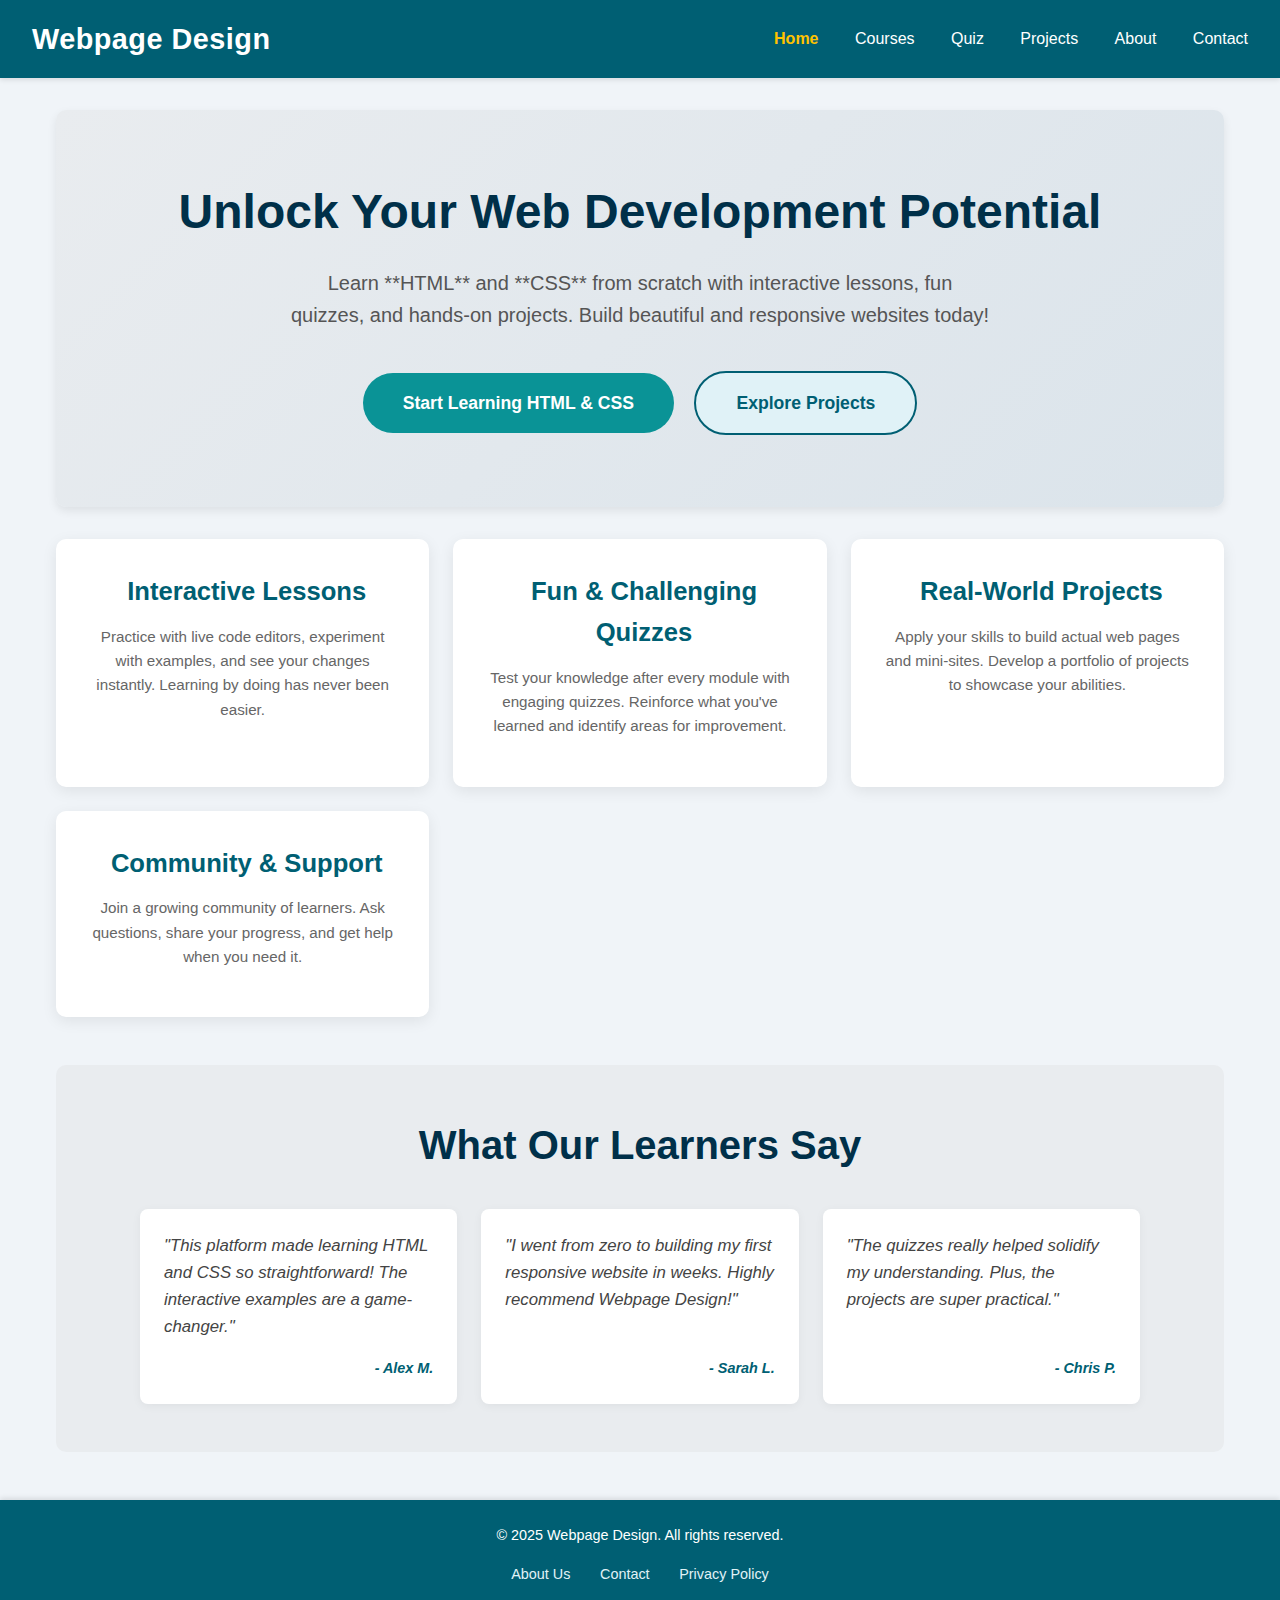
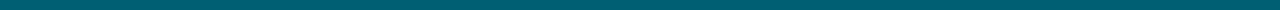
<file: index.html>
<!DOCTYPE html>
<html lang="en">
<head>
    <meta charset="UTF-8">
    <meta name="viewport" content="width=device-width, initial-scale=1.0">
    <title>Webpage Design - Learn HTML & CSS from Scratch</title>
    <link rel="stylesheet" href="css/style.css">
    </head>
<body>
    <header>
        <div class="logo">Webpage Design</div>
        <nav>
            <a href="index.html" class="active">Home</a>
            <a href="courses.html">Courses</a>
            <a href="quiz.html">Quiz</a>
            <a href="projects.html">Projects</a>
            <a href="about.html">About</a>
            <a href="contact.html">Contact</a>
        </nav>
    </header>

    <main>
        <section class="hero">
            <h1>Unlock Your Web Development Potential</h1>
            <p>Learn **HTML** and **CSS** from scratch with interactive lessons, fun quizzes, and hands-on projects. Build beautiful and responsive websites today!</p>
            <a href="courses.html" class="cta-btn">Start Learning HTML & CSS</a>
            <a href="projects.html" class="cta-btn secondary-cta">Explore Projects</a>
        </section>

        <section class="features">
            <div class="feature-item">
                <h2><i class="icon-code"></i> Interactive Lessons</h2>
                <p>Practice with live code editors, experiment with examples, and see your changes instantly. Learning by doing has never been easier.</p>
            </div>
            <div class="feature-item">
                <h2><i class="icon-quiz"></i> Fun & Challenging Quizzes</h2>
                <p>Test your knowledge after every module with engaging quizzes. Reinforce what you've learned and identify areas for improvement.</p>
            </div>
            <div class="feature-item">
                <h2><i class="icon-project"></i> Real-World Projects</h2>
                <p>Apply your skills to build actual web pages and mini-sites. Develop a portfolio of projects to showcase your abilities.</p>
            </div>
            <div class="feature-item">
                <h2><i class="icon-support"></i> Community & Support</h2>
                <p>Join a growing community of learners. Ask questions, share your progress, and get help when you need it.</p>
            </div>
        </section>

        <section class="testimonials">
            <h2>What Our Learners Say</h2>
            <div class="testimonial-grid">
                <div class="testimonial-card">
                    <p>"This platform made learning HTML and CSS so straightforward! The interactive examples are a game-changer."</p>
                    <cite>- Alex M.</cite>
                </div>
                <div class="testimonial-card">
                    <p>"I went from zero to building my first responsive website in weeks. Highly recommend Webpage Design!"</p>
                    <cite>- Sarah L.</cite>
                </div>
                <div class="testimonial-card">
                    <p>"The quizzes really helped solidify my understanding. Plus, the projects are super practical."</p>
                    <cite>- Chris P.</cite>
                </div>
            </div>
        </section>
    </main>

    <footer>
        <p>&copy; 2025 Webpage Design. All rights reserved.</p>
        <div class="footer-links">
            <a href="about.html">About Us</a>
            <a href="contact.html">Contact</a>
            <a href="#">Privacy Policy</a>
            </div>
    </footer>
</body>
</html>
</file>
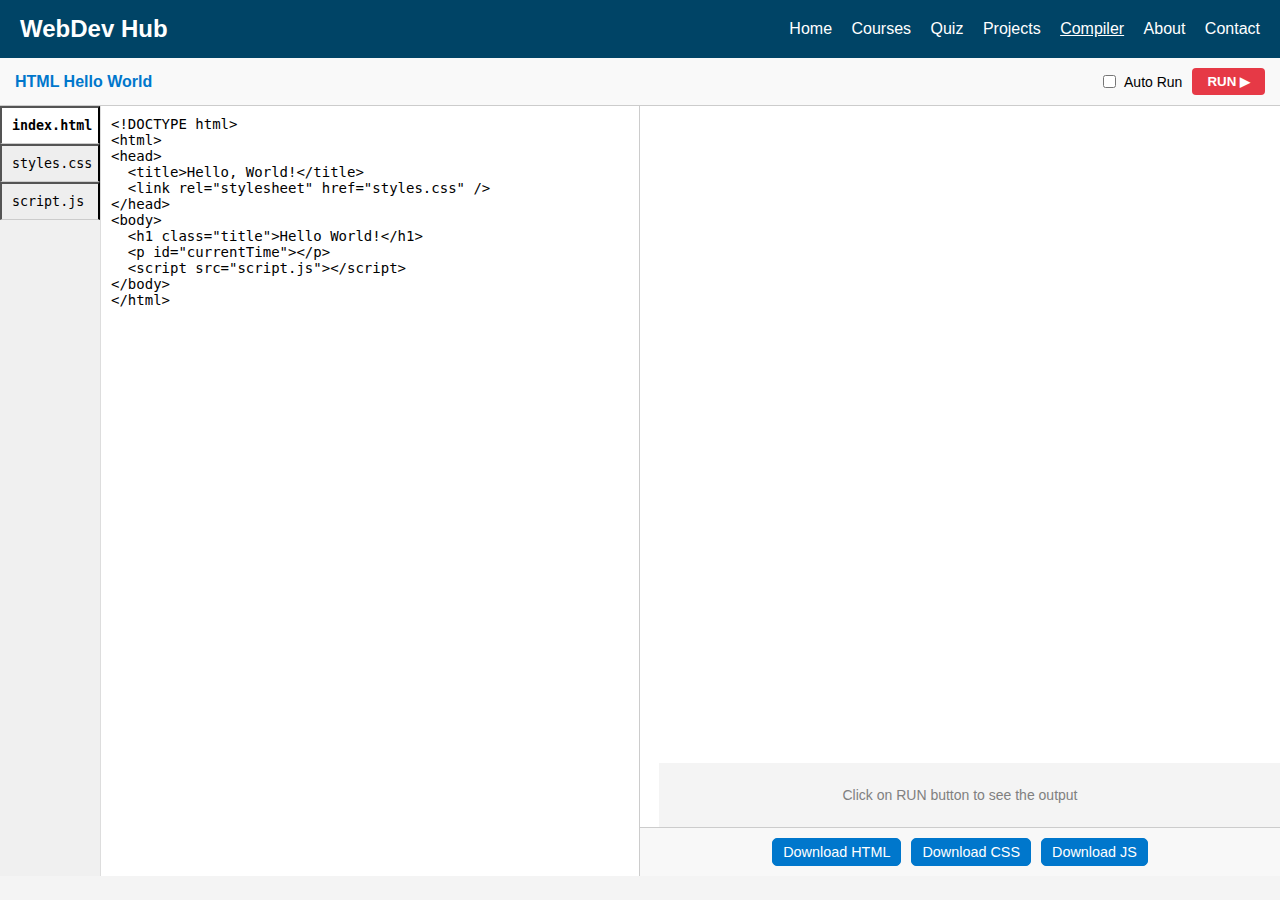
<file: compiler.html>
<!DOCTYPE html>
<html lang="en">
<head>
  <meta charset="UTF-8" />
  <meta name="viewport" content="width=device-width, initial-scale=1.0"/>
  <title>HTML Hello World - WebDev Hub</title>
  <style>
    body {
      margin: 0;
      font-family: 'Segoe UI', sans-serif;
      background: #f4f4f4;
    }

    header {
      background-color: #004466;
      color: white;
      padding: 15px 20px;
      display: flex;
      justify-content: space-between;
      align-items: center;
    }

    header .logo {
      font-size: 1.5em;
      font-weight: bold;
    }

    header nav a {
      color: white;
      margin-left: 15px;
      text-decoration: none;
      font-weight: 500;
    }

    header nav a.active,
    header nav a:hover {
      text-decoration: underline;
    }

    .toolbar {
      display: flex;
      justify-content: space-between;
      align-items: center;
      padding: 10px 15px;
      background-color: #f9f9f9;
      border-bottom: 1px solid #ccc;
    }

    .logo-small {
      font-weight: bold;
      color: #0077cc;
    }

    .actions {
      display: flex;
      align-items: center;
      gap: 10px;
    }

    .actions button {
      background-color: #e63946;
      color: white;
      padding: 6px 15px;
      border: none;
      border-radius: 4px;
      font-weight: bold;
      cursor: pointer;
    }

    .actions label {
      font-size: 14px;
      display: flex;
      align-items: center;
      gap: 5px;
    }

    .container {
      display: flex;
      height: calc(100vh - 130px);
    }

    .tabs {
      display: flex;
      flex-direction: column;
      border-right: 1px solid #ddd;
      width: 100px;
      background: #f0f0f0;
    }

    .tab {
      padding: 10px;
      cursor: pointer;
      background: #eee;
      border-bottom: 1px solid #ccc;
      text-align: left;
      font-family: monospace;
    }

    .tab.active {
      background: white;
      font-weight: bold;
    }

    .editor-section {
      flex: 1;
      display: flex;
      flex-direction: column;
    }

    .editor {
      display: none;
      flex: 1;
      padding: 10px;
      border: none;
      font-family: monospace;
      font-size: 14px;
      resize: none;
      width: 100%;
    }

    .editor.active {
      display: block;
    }

    .output-section {
      width: 50%;
      border-left: 1px solid #ccc;
      display: flex;
      flex-direction: column;
    }

    iframe {
      flex: 1;
      border: none;
      background: white;
    }

    .preview-tip {
      padding: 10px;
      font-size: 14px;
      color: gray;
      text-align: center;
    }

    .download-buttons {
      display: flex;
      justify-content: center;
      gap: 10px;
      padding: 10px;
      background: #f8f8f8;
      border-top: 1px solid #ccc;
    }

    .download-buttons button {
      padding: 5px 10px;
      border: 1px solid #0077cc;
      background: #0077cc;
      color: white;
      border-radius: 5px;
      cursor: pointer;
      font-size: 0.9em;
    }

    .download-buttons button:hover {
      background-color: #005fa3;
    }
  </style>
</head>
<body>
  <header>
    <div class="logo">WebDev Hub</div>
    <nav>
      <a href="index.html">Home</a>
      <a href="courses.html">Courses</a>
      <a href="quiz.html">Quiz</a>
      <a href="projects.html">Projects</a>
      <a href="compiler.html" class="active">Compiler</a>
      <a href="about.html">About</a>
      <a href="contact.html">Contact</a>
    </nav>
  </header>

  <div class="toolbar">
    <span class="logo-small">HTML Hello World</span>
    <div class="actions">
      <label><input type="checkbox" id="autoRun"> Auto Run</label>
      <button onclick="runCode()">RUN ▶</button>
    </div>
  </div>

  <div class="container">
    <div class="tabs">
      <button class="tab active" onclick="openTab('html')">index.html</button>
      <button class="tab" onclick="openTab('css')">styles.css</button>
      <button class="tab" onclick="openTab('js')">script.js</button>
    </div>

    <div class="editor-section">
      <textarea id="html" class="editor active">
<!DOCTYPE html>
<html>
<head>
  <title>Hello, World!</title>
  <link rel="stylesheet" href="styles.css" />
</head>
<body>
  <h1 class="title">Hello World!</h1>
  <p id="currentTime"></p>
  <script src="script.js"></script>
</body>
</html>
      </textarea>

      <textarea id="css" class="editor">
body {
  font-family: sans-serif;
  text-align: center;
  margin-top: 50px;
}
.title {
  color: teal;
}
      </textarea>

      <textarea id="js" class="editor">
document.getElementById('currentTime').textContent = new Date().toLocaleTimeString();
      </textarea>
    </div>

    <div class="output-section">
      <iframe id="preview"></iframe>
      <p class="preview-tip">Click on RUN button to see the output</p>
      <div class="download-buttons">
        <button onclick="downloadCode('html')">Download HTML</button>
        <button onclick="downloadCode('css')">Download CSS</button>
        <button onclick="downloadCode('js')">Download JS</button>
      </div>
    </div>
  </div>

  <script>
    function openTab(tabName) {
      const editors = document.querySelectorAll('.editor');
      editors.forEach(editor => editor.classList.remove('active'));
      document.getElementById(tabName).classList.add('active');

      const tabs = document.querySelectorAll('.tab');
      tabs.forEach(tab => tab.classList.remove('active'));
      event.target.classList.add('active');
    }

    function runCode() {
      const html = document.getElementById('html').value;
      const css = document.getElementById('css').value;
      const js = document.getElementById('js').value;

      const fullCode = `
        <html>
          <head>
            <style>${css}</style>
          </head>
          <body>
            ${html}
            <script>${js}<\/script>
          </body>
        </html>
      `;

      const preview = document.getElementById('preview');
      preview.srcdoc = fullCode;
    }

    function downloadCode(type) {
      const content = document.getElementById(type).value;
      const filename = {
        html: 'index.html',
        css: 'styles.css',
        js: 'script.js'
      }[type];

      const blob = new Blob([content], { type: 'text/plain' });
      const a = document.createElement('a');
      a.href = URL.createObjectURL(blob);
      a.download = filename;
      a.click();
      URL.revokeObjectURL(a.href);
    }

    function setupAutoRun() {
      const autoRunCheckbox = document.getElementById('autoRun');
      ['html', 'css', 'js'].forEach(id => {
        document.getElementById(id).addEventListener('input', () => {
          if (autoRunCheckbox.checked) runCode();
        });
      });
    }

    document.addEventListener('DOMContentLoaded', () => {
      setupAutoRun();
    });
  </script>
</body>
</html>
</file>
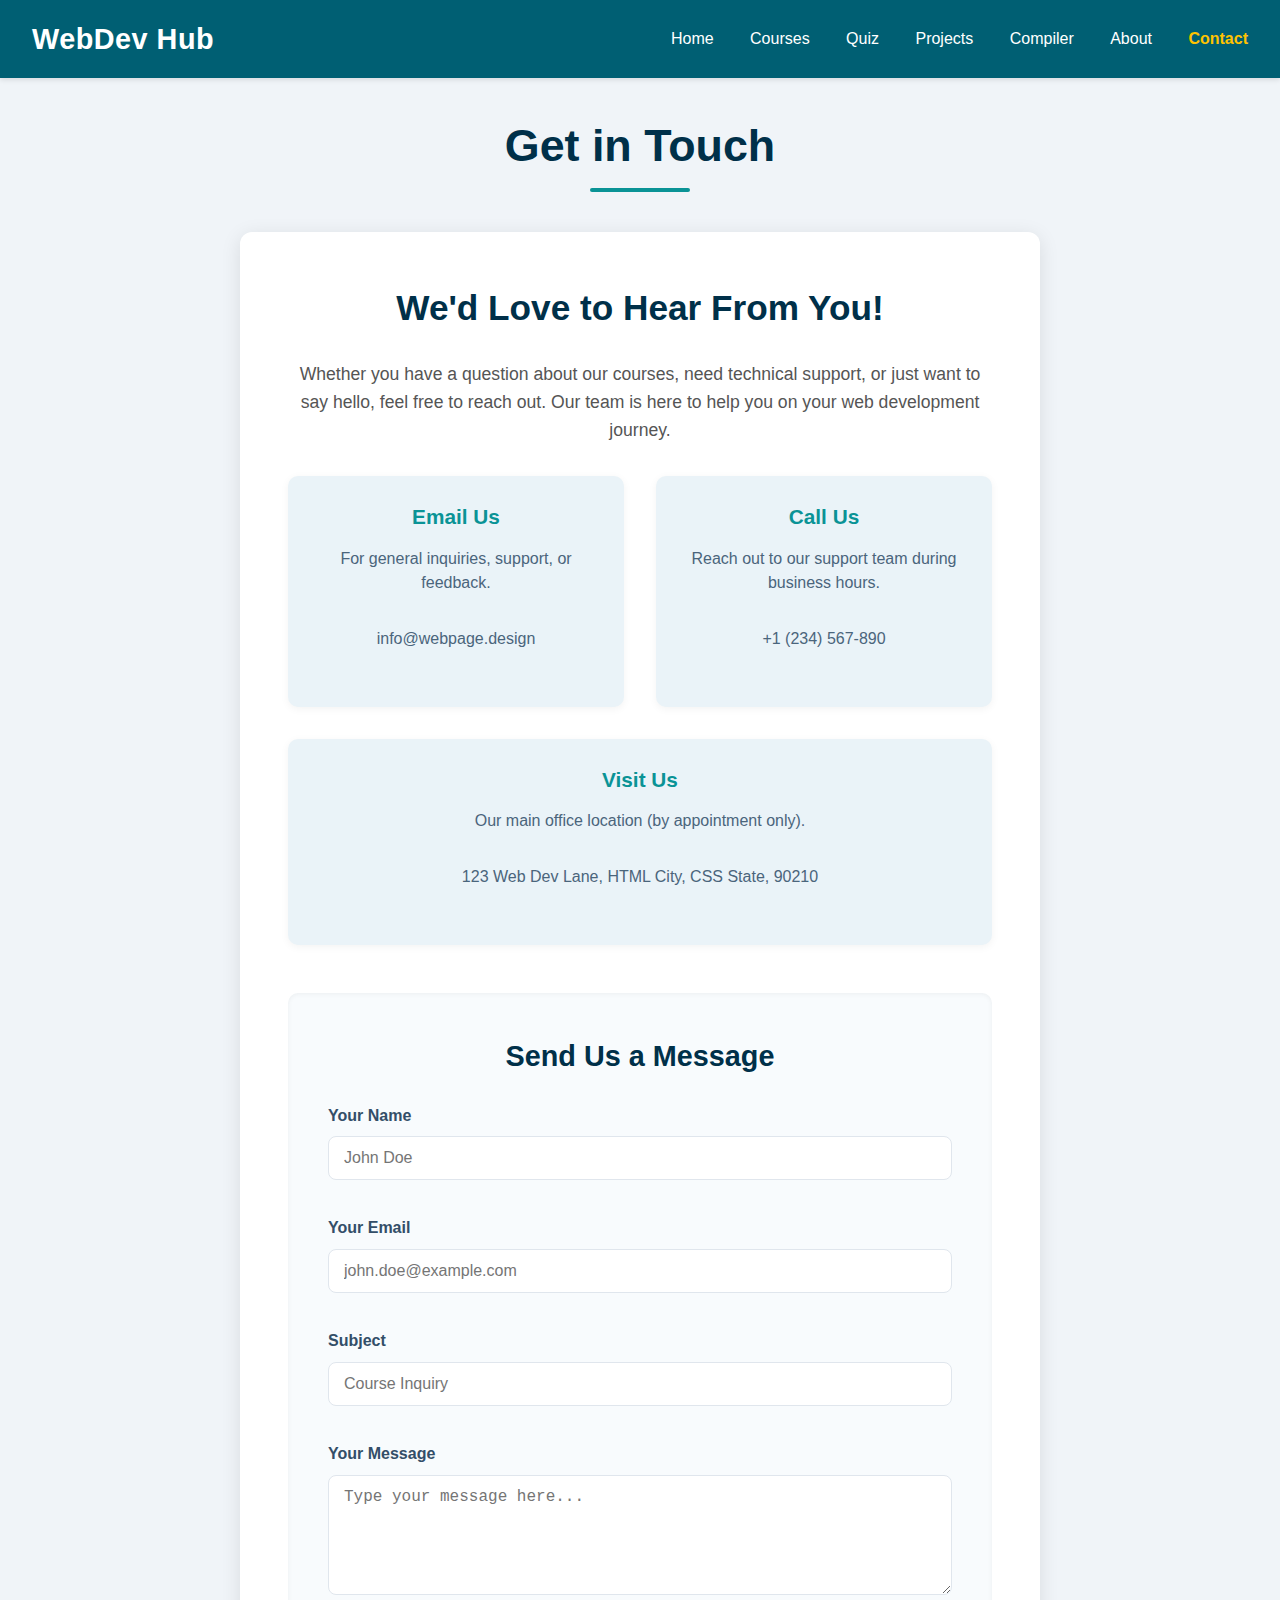
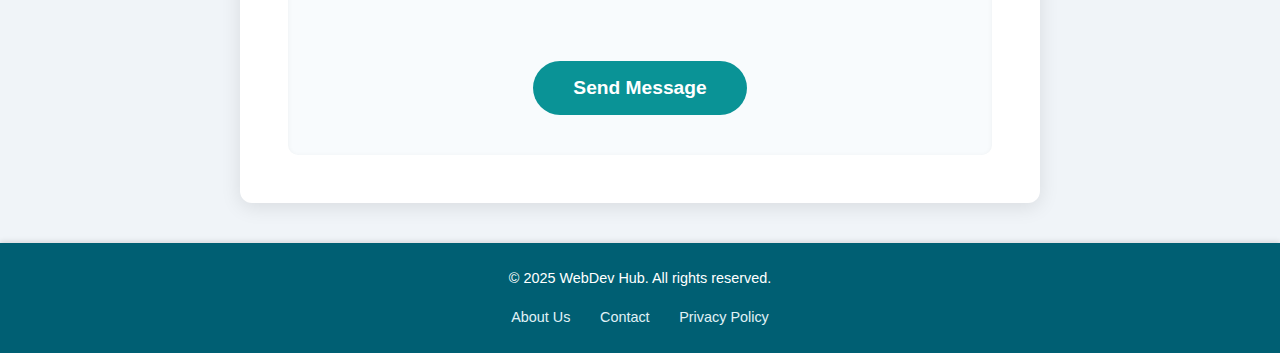
<file: contact.html>
<!DOCTYPE html>
<html lang="en">
<head>
    <meta charset="UTF-8">
    <meta name="viewport" content="width=device-width, initial-scale=1.0">
    <title>Contact Us - WebDev Hub</title>
    <link rel="stylesheet" href="css/style.css">
    <style>
        /* Contact Page Specific Styles */
        .contact-container {
            background: #fff;
            padding: 3rem;
            border-radius: 12px;
            box-shadow: 0 4px 20px rgba(0,0,0,0.1);
            max-width: 800px;
            margin: 2.5rem auto;
            text-align: center;
            animation: fadeIn 0.8s ease-out;
        }

        .contact-container h2 {
            font-size: 2.2rem;
            color: #003049;
            margin-bottom: 1.5rem;
            font-weight: 700;
        }

        .contact-container p {
            font-size: 1.1rem;
            color: #555;
            line-height: 1.6;
            margin-bottom: 2rem;
        }

        .contact-info {
            display: flex;
            justify-content: center;
            gap: 2rem;
            margin-bottom: 3rem;
            flex-wrap: wrap; /* Allow wrapping on smaller screens */
        }

        .info-item {
            flex: 1; /* Distribute space evenly */
            min-width: 250px; /* Minimum width before wrapping */
            background-color: #eaf3f8;
            padding: 1.5rem;
            border-radius: 10px;
            box-shadow: 0 2px 8px rgba(0,0,0,0.05);
            text-align: center;
        }

        .info-item h3 {
            font-size: 1.3rem;
            color: #0a9396;
            margin-bottom: 0.8rem;
        }

        .info-item p, .info-item a {
            font-size: 1rem;
            color: #4a657c;
            text-decoration: none;
            line-height: 1.5;
        }

        .info-item a:hover {
            text-decoration: underline;
            color: #005f73;
        }

        .contact-form-section {
            background-color: #f8fbfd;
            padding: 2.5rem;
            border-radius: 10px;
            box-shadow: inset 0 1px 5px rgba(0,0,0,0.05);
            text-align: left; /* Align form elements to left */
        }

        .contact-form-section h3 {
            font-size: 1.8rem;
            color: #003049;
            margin-bottom: 1.5rem;
            text-align: center;
        }

        .contact-form-section form {
            display: grid;
            gap: 1.2rem;
        }

        .form-group {
            margin-bottom: 1rem;
        }

        .form-group label {
            display: block;
            font-size: 1rem;
            color: #334e68;
            margin-bottom: 0.5rem;
            font-weight: 600;
        }

        .form-group input[type="text"],
        .form-group input[type="email"],
        .form-group textarea {
            width: 100%;
            padding: 12px 15px;
            border: 1px solid #e0e6ed;
            border-radius: 8px;
            font-size: 1rem;
            color: #333;
            box-sizing: border-box; /* Include padding in width */
            transition: border-color 0.3s ease, box-shadow 0.3s ease;
        }

        .form-group input[type="text"]:focus,
        .form-group input[type="email"]:focus,
        .form-group textarea:focus {
            border-color: #0a9396;
            box-shadow: 0 0 0 3px rgba(10, 147, 150, 0.2);
            outline: none;
        }

        .form-group textarea {
            resize: vertical; /* Allow vertical resizing */
            min-height: 120px;
        }

        .contact-form-section button.cta-btn {
            width: auto;
            margin: 1.5rem auto 0 auto; /* Center button */
            display: block;
            padding: 1rem 2.5rem;
            font-size: 1.2rem;
            border-radius: 30px;
            background-color: #0a9396;
            color: white;
            border: none;
            cursor: pointer;
            transition: background-color 0.3s ease, transform 0.3s ease, box-shadow 0.3s ease;
        }

        .contact-form-section button.cta-btn:hover {
            background-color: #007a82;
            transform: translateY(-3px);
            box-shadow: 0 5px 15px rgba(0,0,0,0.2);
        }
    </style>
</head>
<body>
    <header>
        <div class="logo">WebDev Hub</div>
        <nav>
            <a href="index.html">Home</a>
            <a href="courses.html">Courses</a>
            <a href="quiz.html">Quiz</a>
            <a href="projects.html">Projects</a>
            <a href="compiler.html">Compiler</a>
            <a href="about.html">About</a>
            <a href="contact.html" class="active">Contact</a>
        </nav>
    </header>

    <main>
        <h1 class="page-title">Get in Touch</h1>

        <section class="contact-container">
            <h2>We'd Love to Hear From You!</h2>
            <p>Whether you have a question about our courses, need technical support, or just want to say hello, feel free to reach out. Our team is here to help you on your web development journey.</p>

            <div class="contact-info">
                <div class="info-item">
                    <h3>Email Us</h3>
                    <p>For general inquiries, support, or feedback.</p>
                    <p><a href="mailto:info@webpage.design">info@webpage.design</a></p>
                </div>
                <div class="info-item">
                    <h3>Call Us</h3>
                    <p>Reach out to our support team during business hours.</p>
                    <p><a href="tel:+1234567890">+1 (234) 567-890</a></p>
                </div>
                <div class="info-item">
                    <h3>Visit Us</h3>
                    <p>Our main office location (by appointment only).</p>
                    <p>123 Web Dev Lane, HTML City, CSS State, 90210</p>
                </div>
            </div>

            <div class="contact-form-section">
                <h3>Send Us a Message</h3>
                <form action="#" method="POST">
                    <div class="form-group">
                        <label for="name">Your Name</label>
                        <input type="text" id="name" name="name" placeholder="John Doe" required>
                    </div>
                    <div class="form-group">
                        <label for="email">Your Email</label>
                        <input type="email" id="email" name="email" placeholder="john.doe@example.com" required>
                    </div>
                    <div class="form-group">
                        <label for="subject">Subject</label>
                        <input type="text" id="subject" name="subject" placeholder="Course Inquiry" required>
                    </div>
                    <div class="form-group">
                        <label for="message">Your Message</label>
                        <textarea id="message" name="message" placeholder="Type your message here..." required></textarea>
                    </div>
                    <button type="submit" class="cta-btn">Send Message</button>
                </form>
            </div>
        </section>
    </main>

    <footer>
        <p>&copy; 2025 WebDev Hub. All rights reserved.</p>
        <div class="footer-links">
            <a href="about.html">About Us</a>
            <a href="contact.html">Contact</a>
            <a href="#">Privacy Policy</a>
        </div>
    </footer>
</body>
</html>
</file>
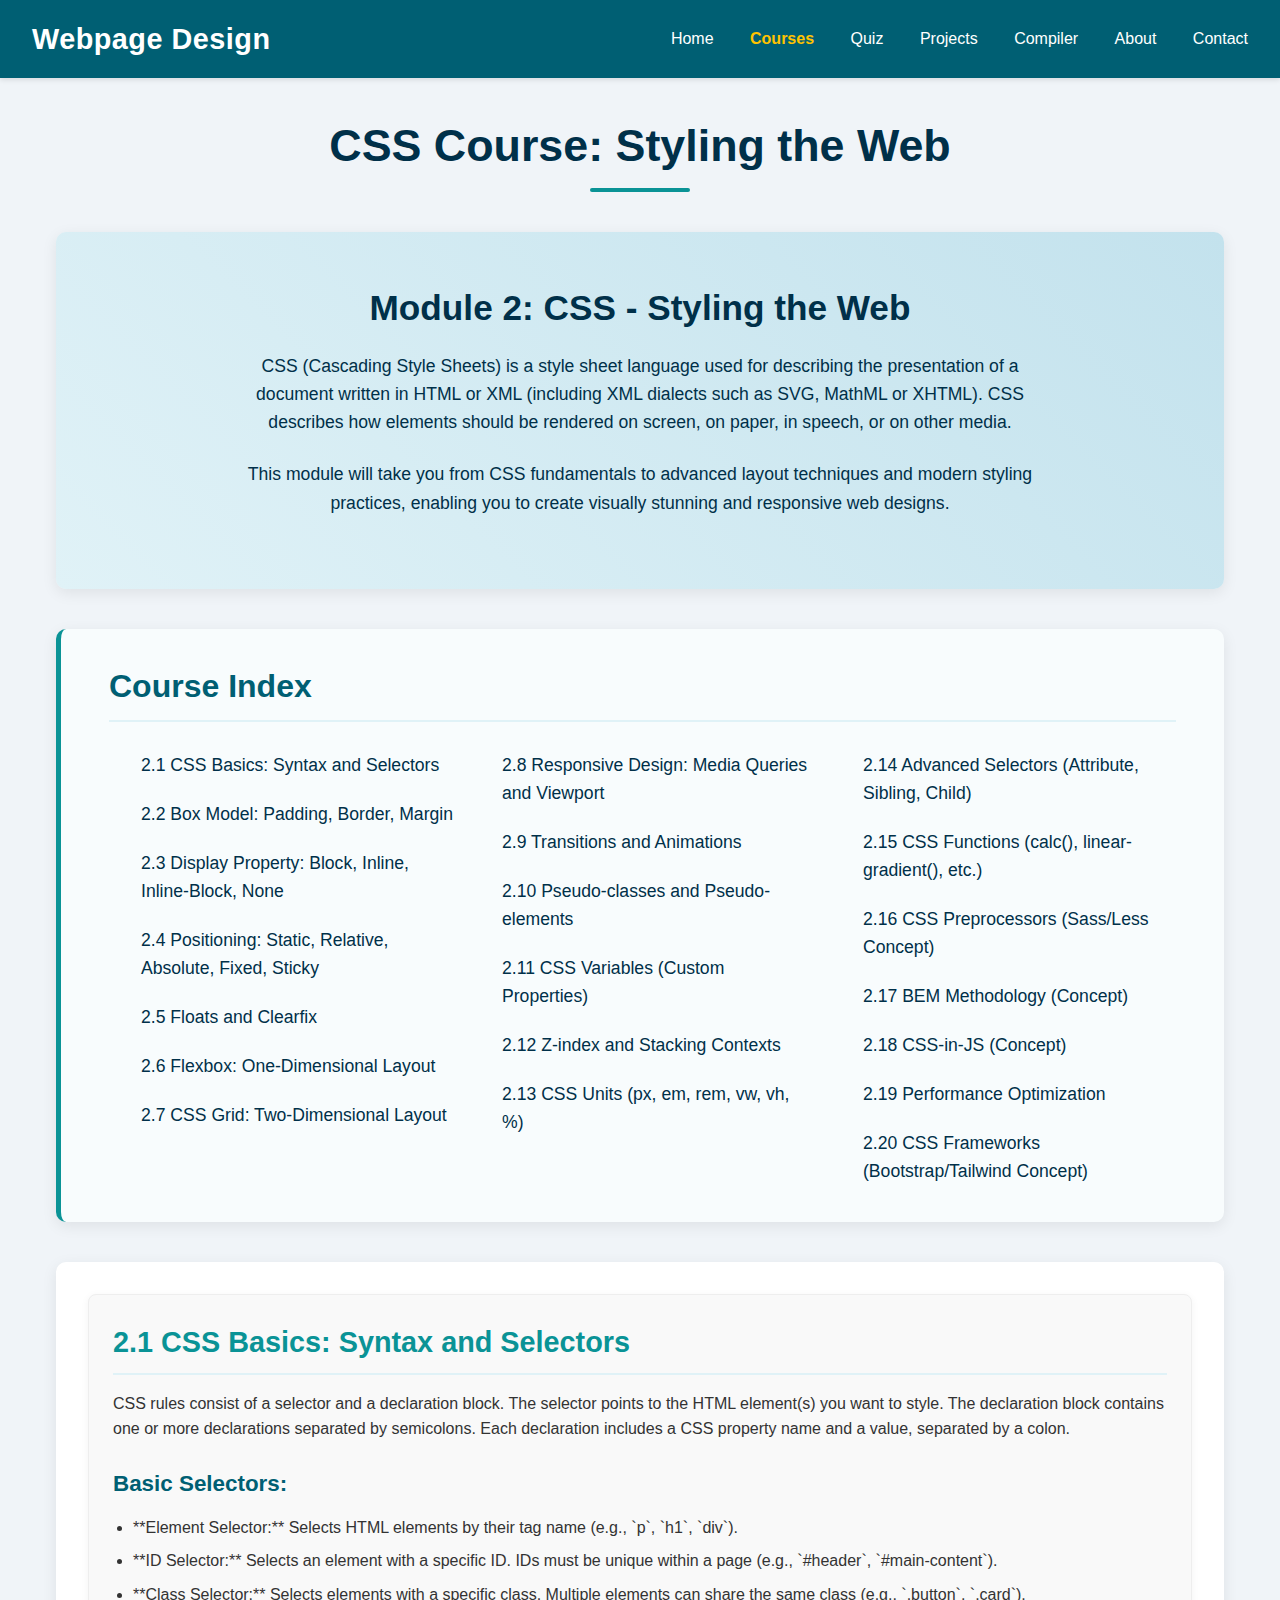
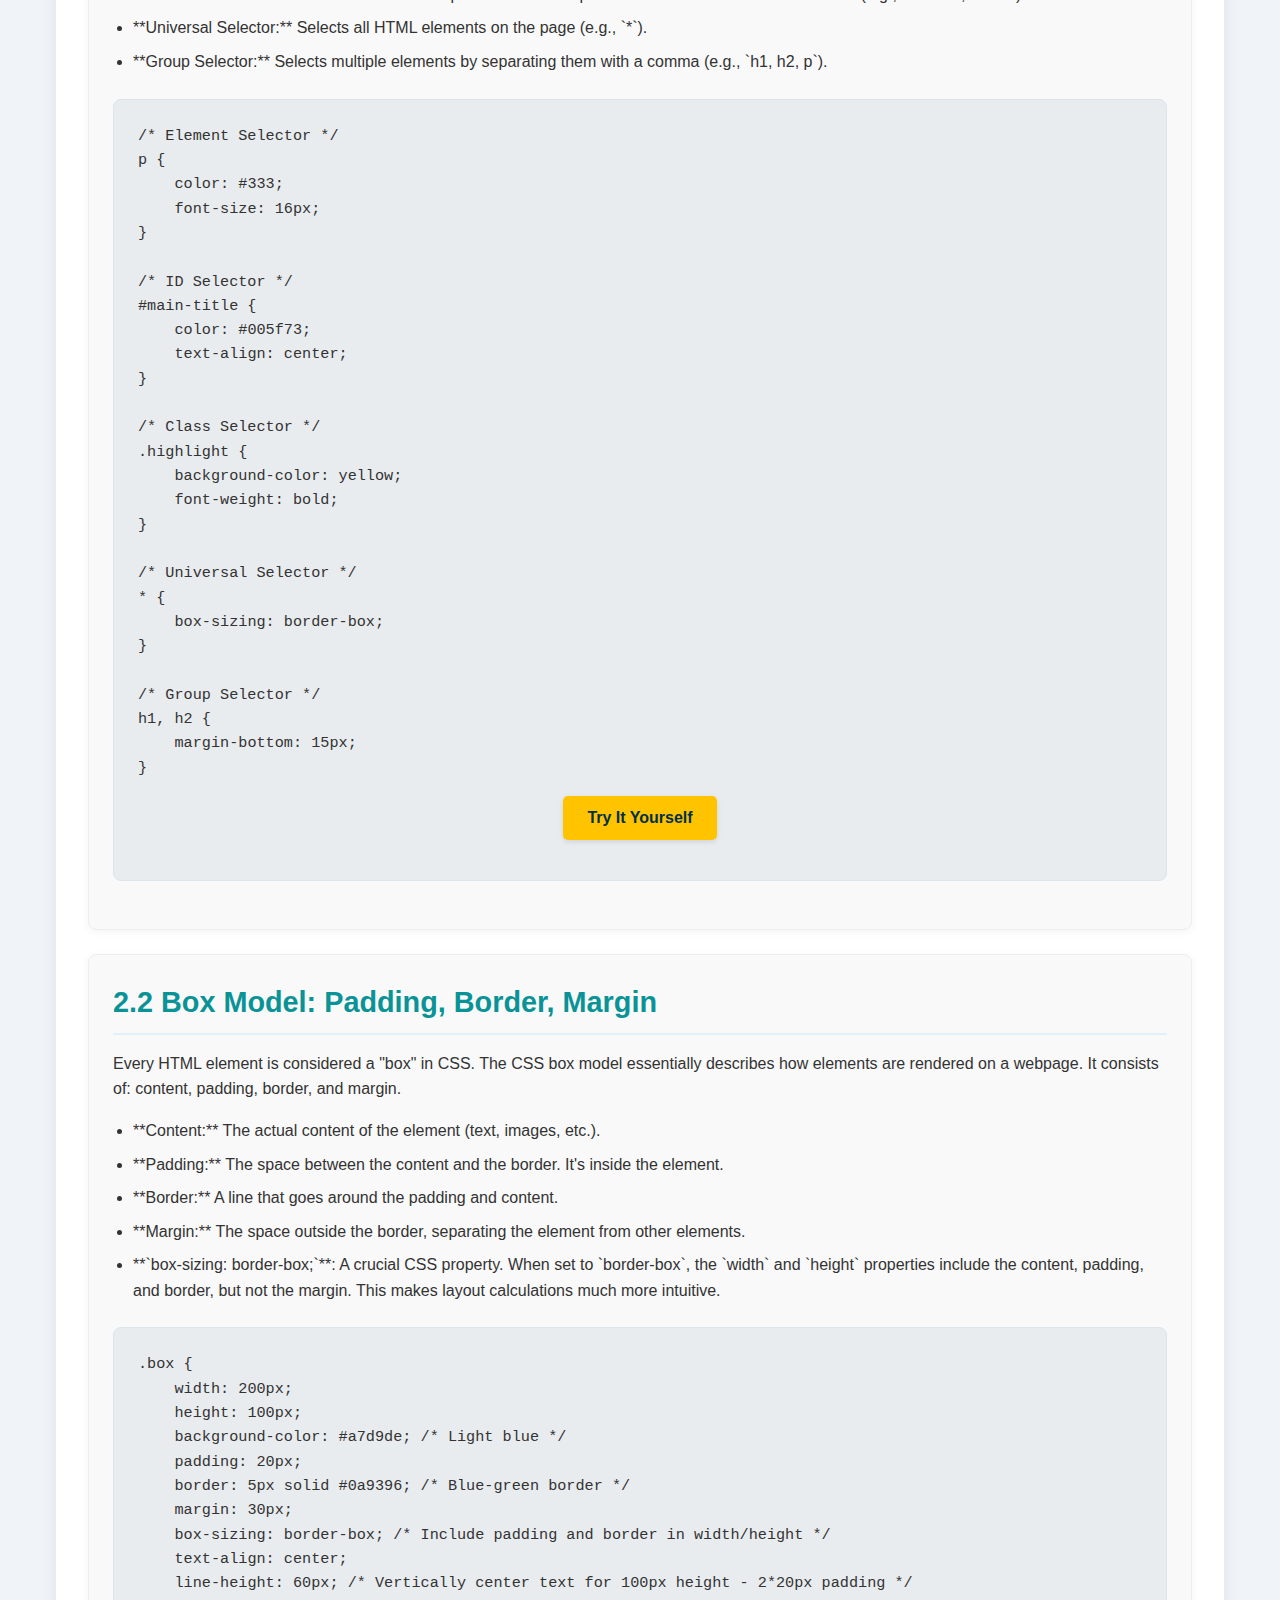
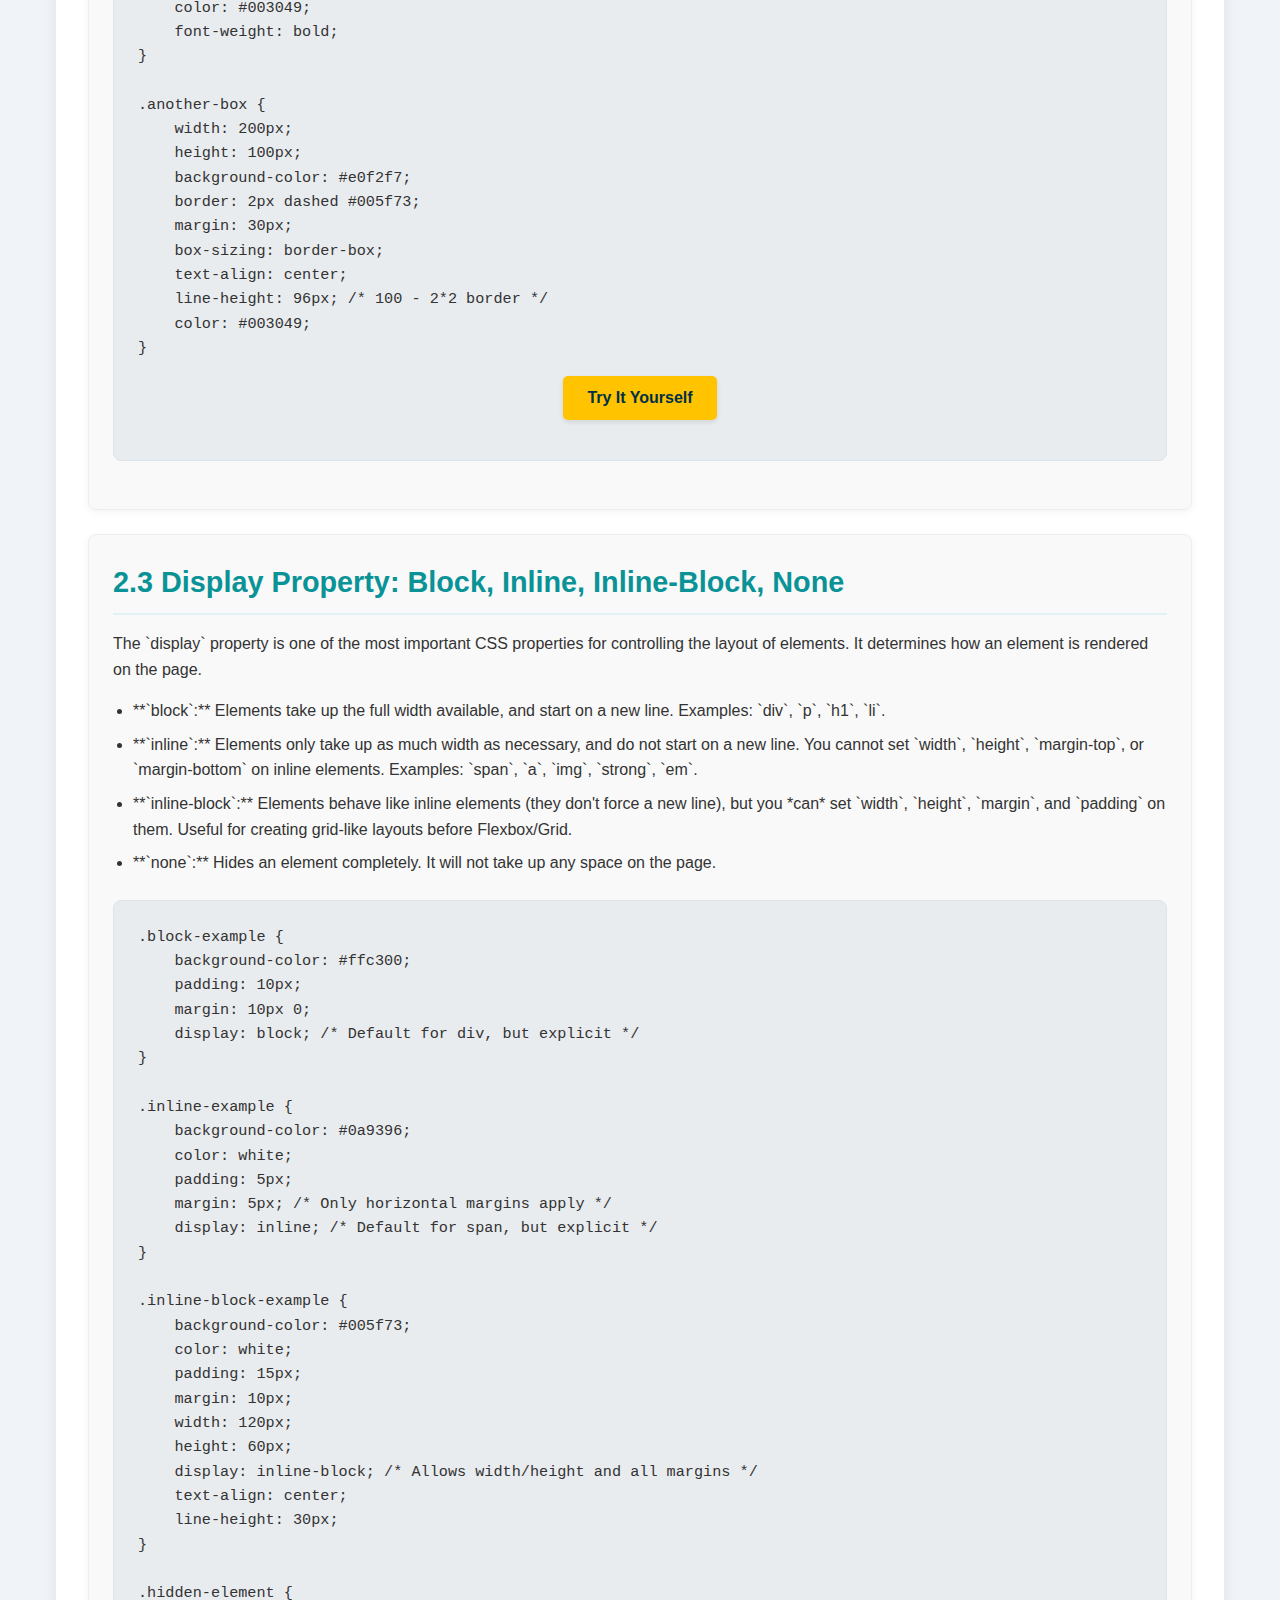
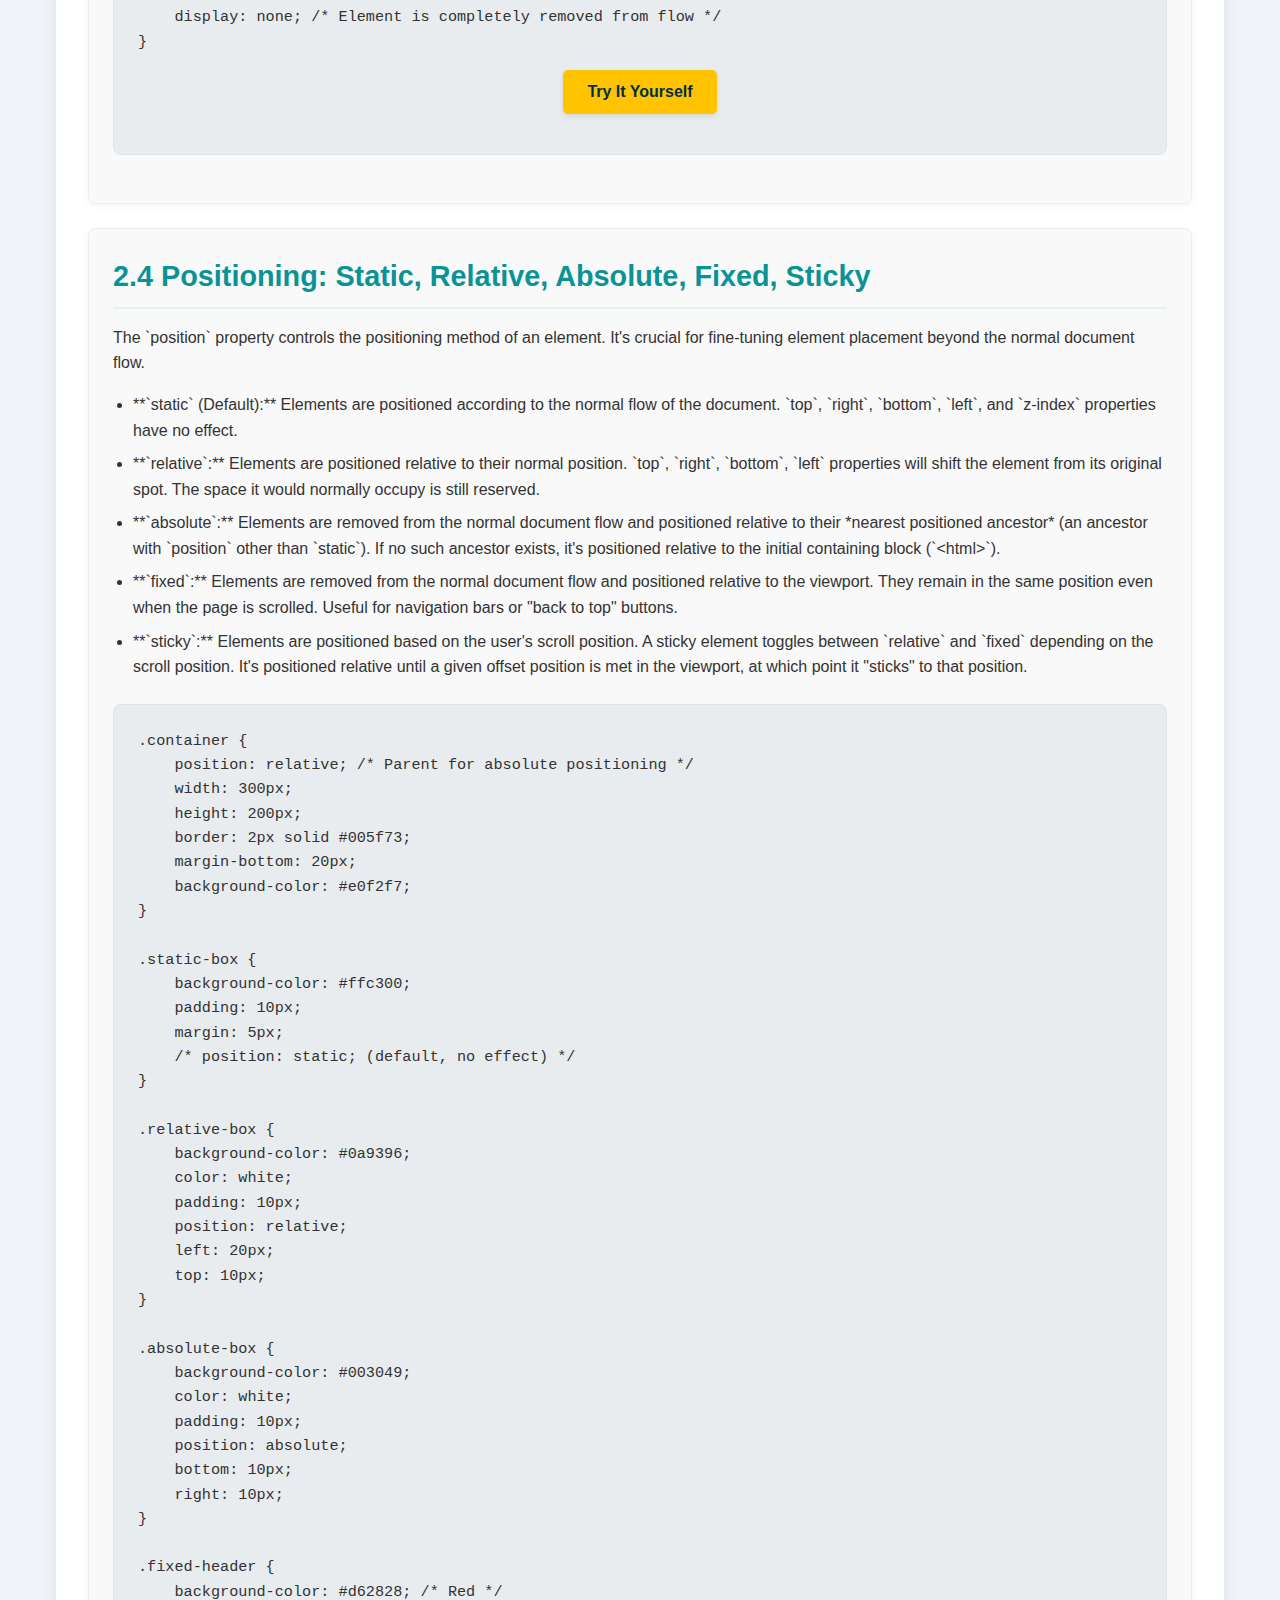
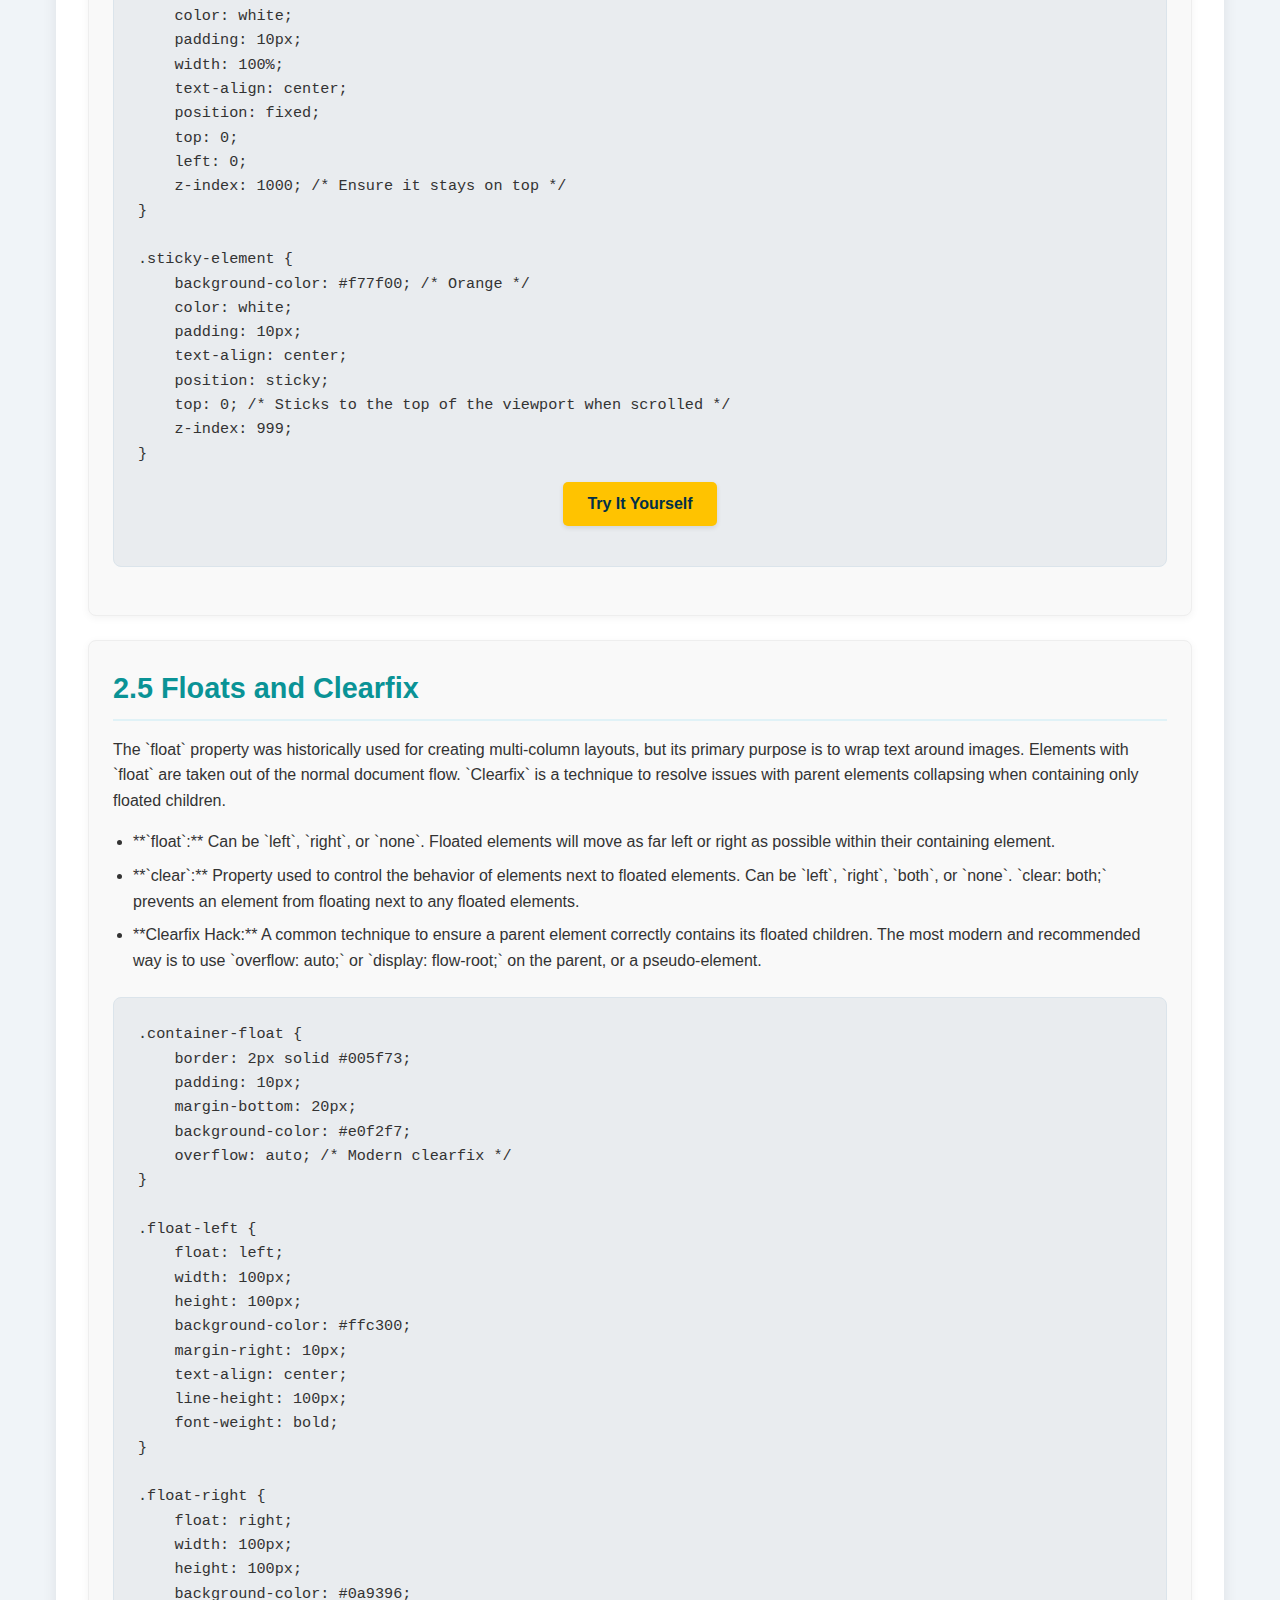
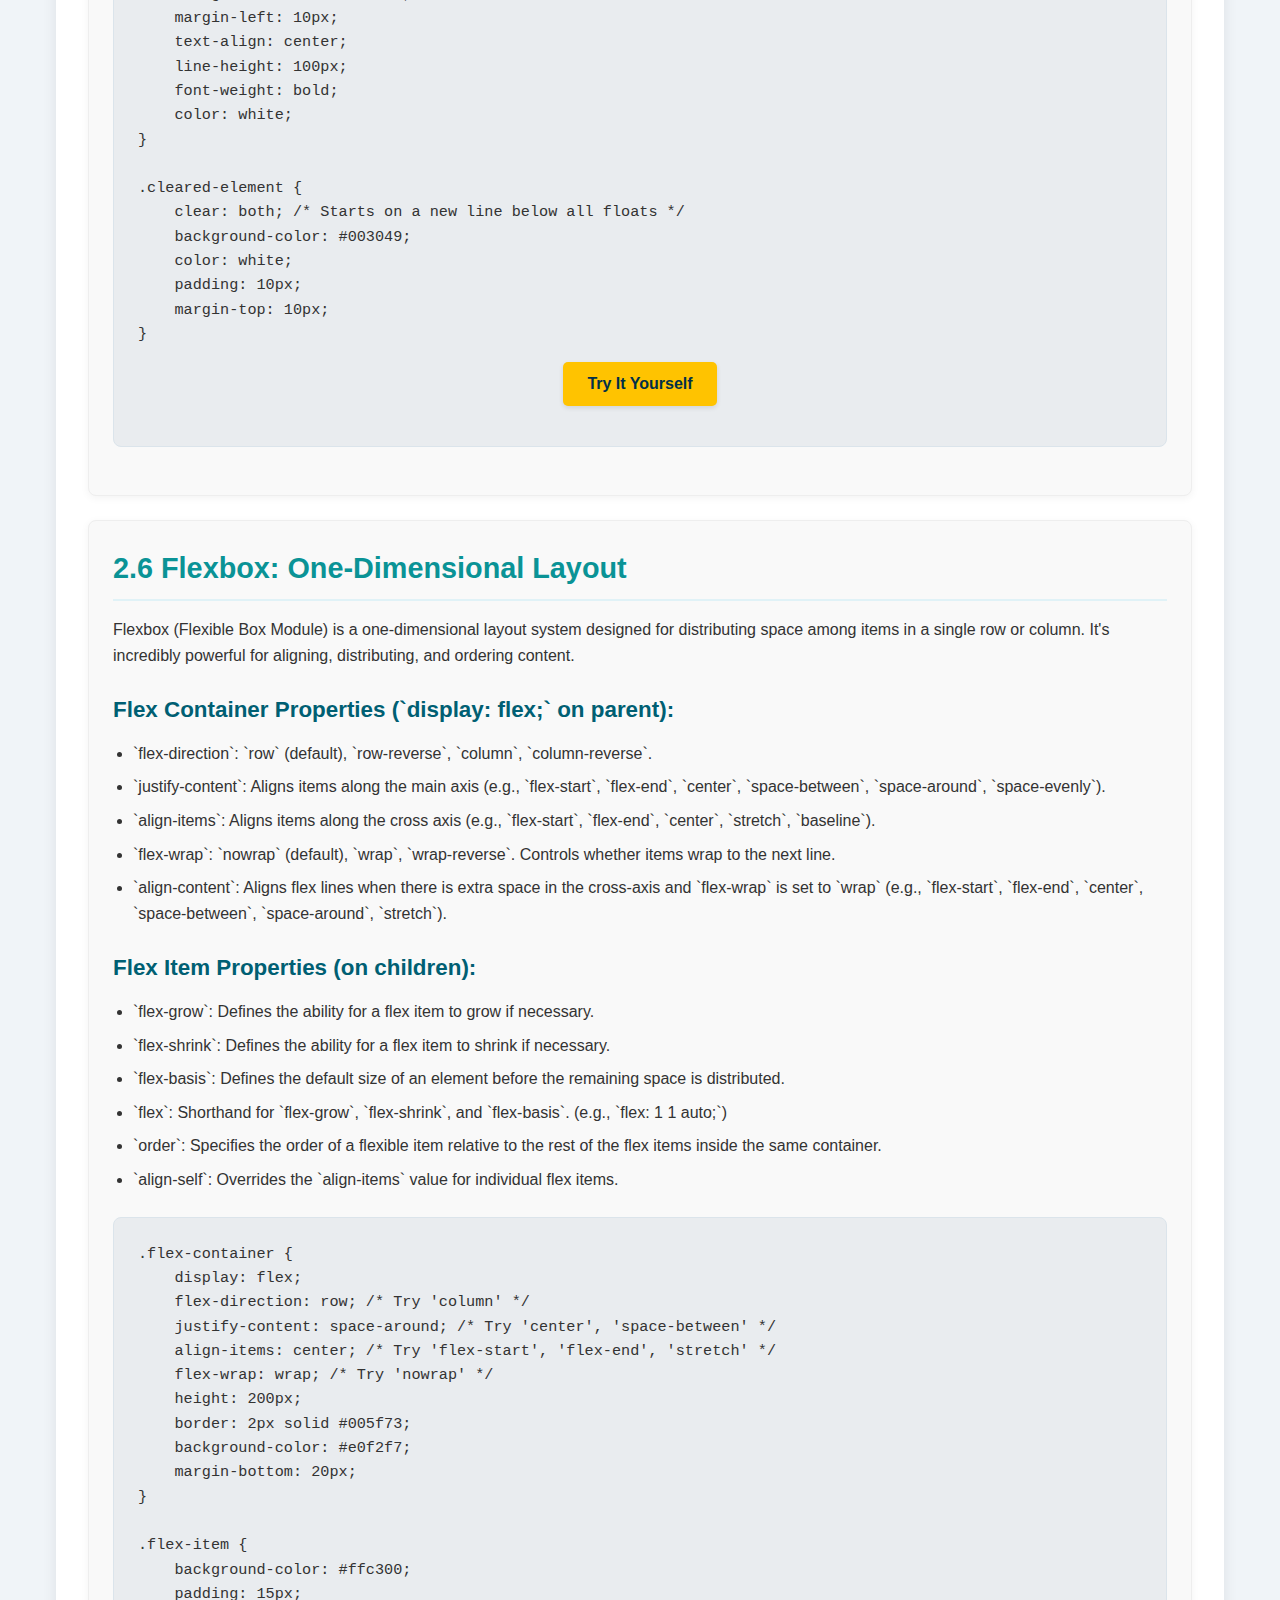
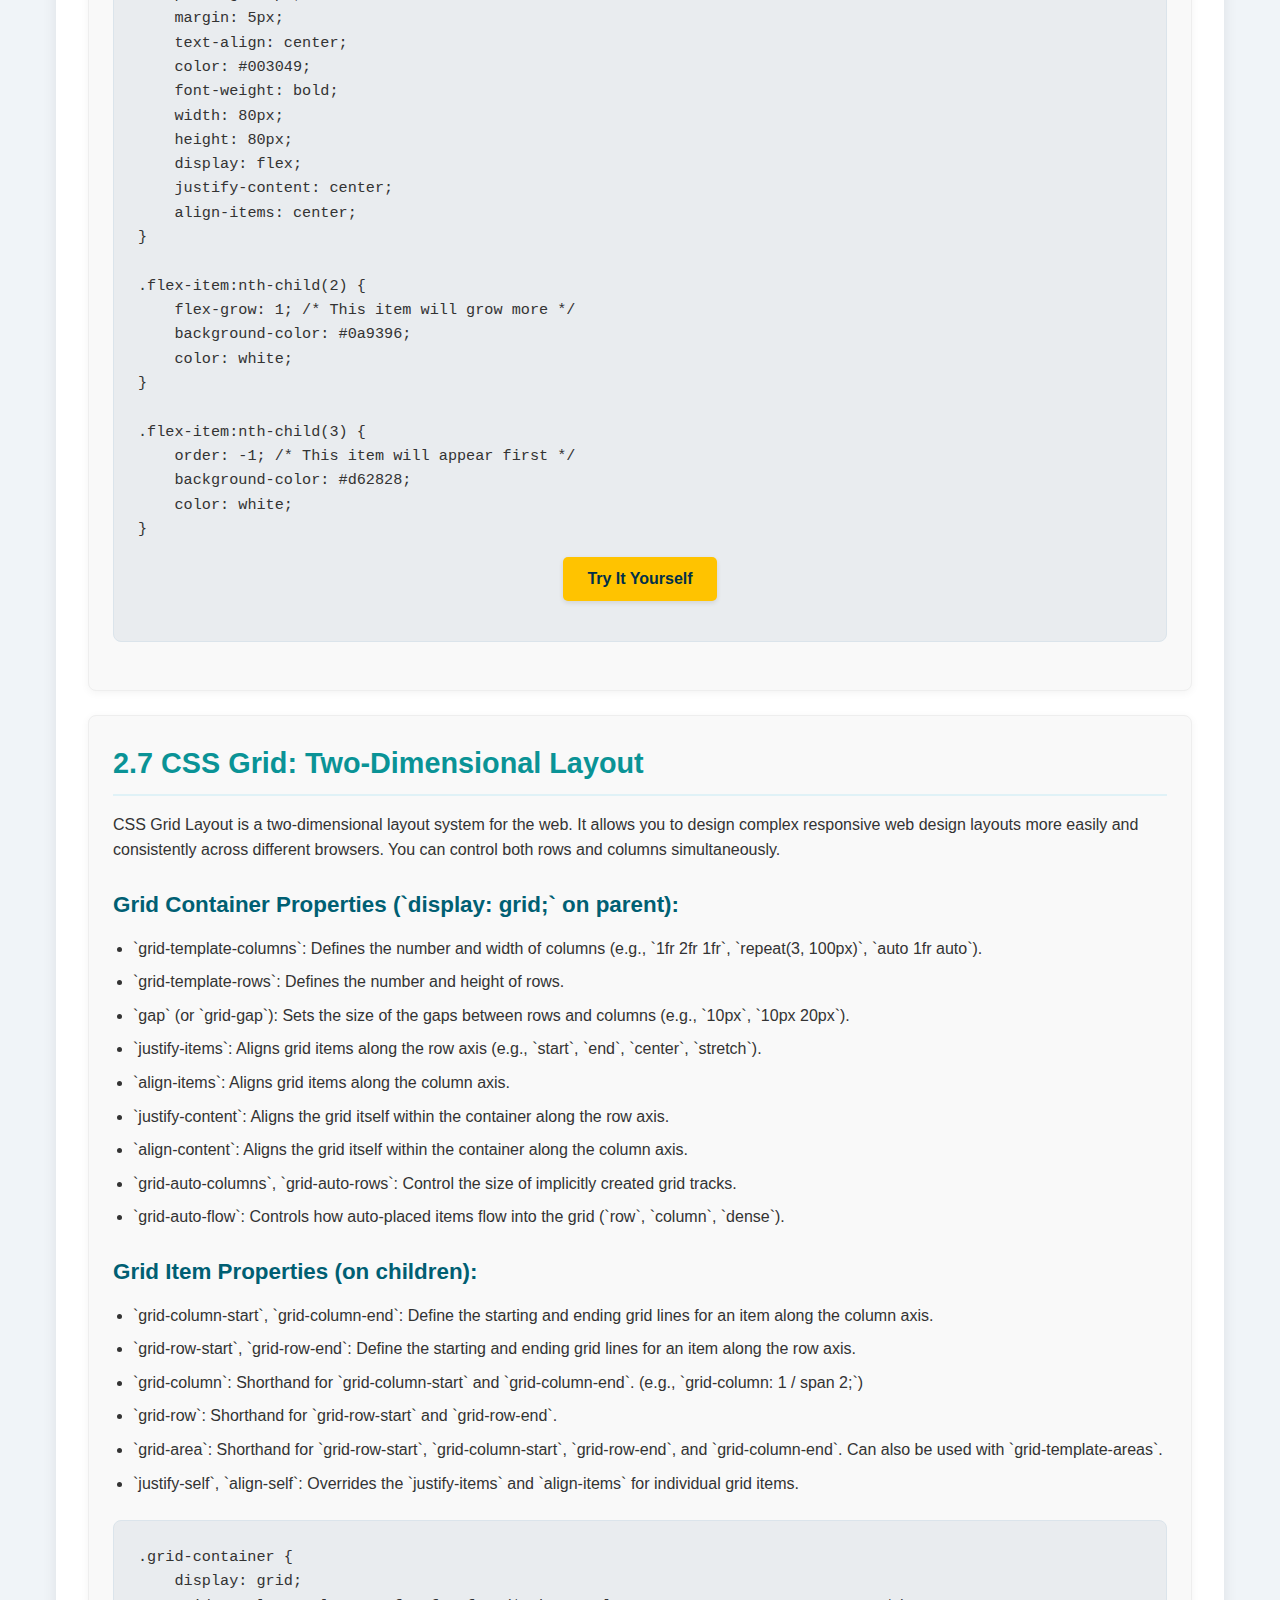
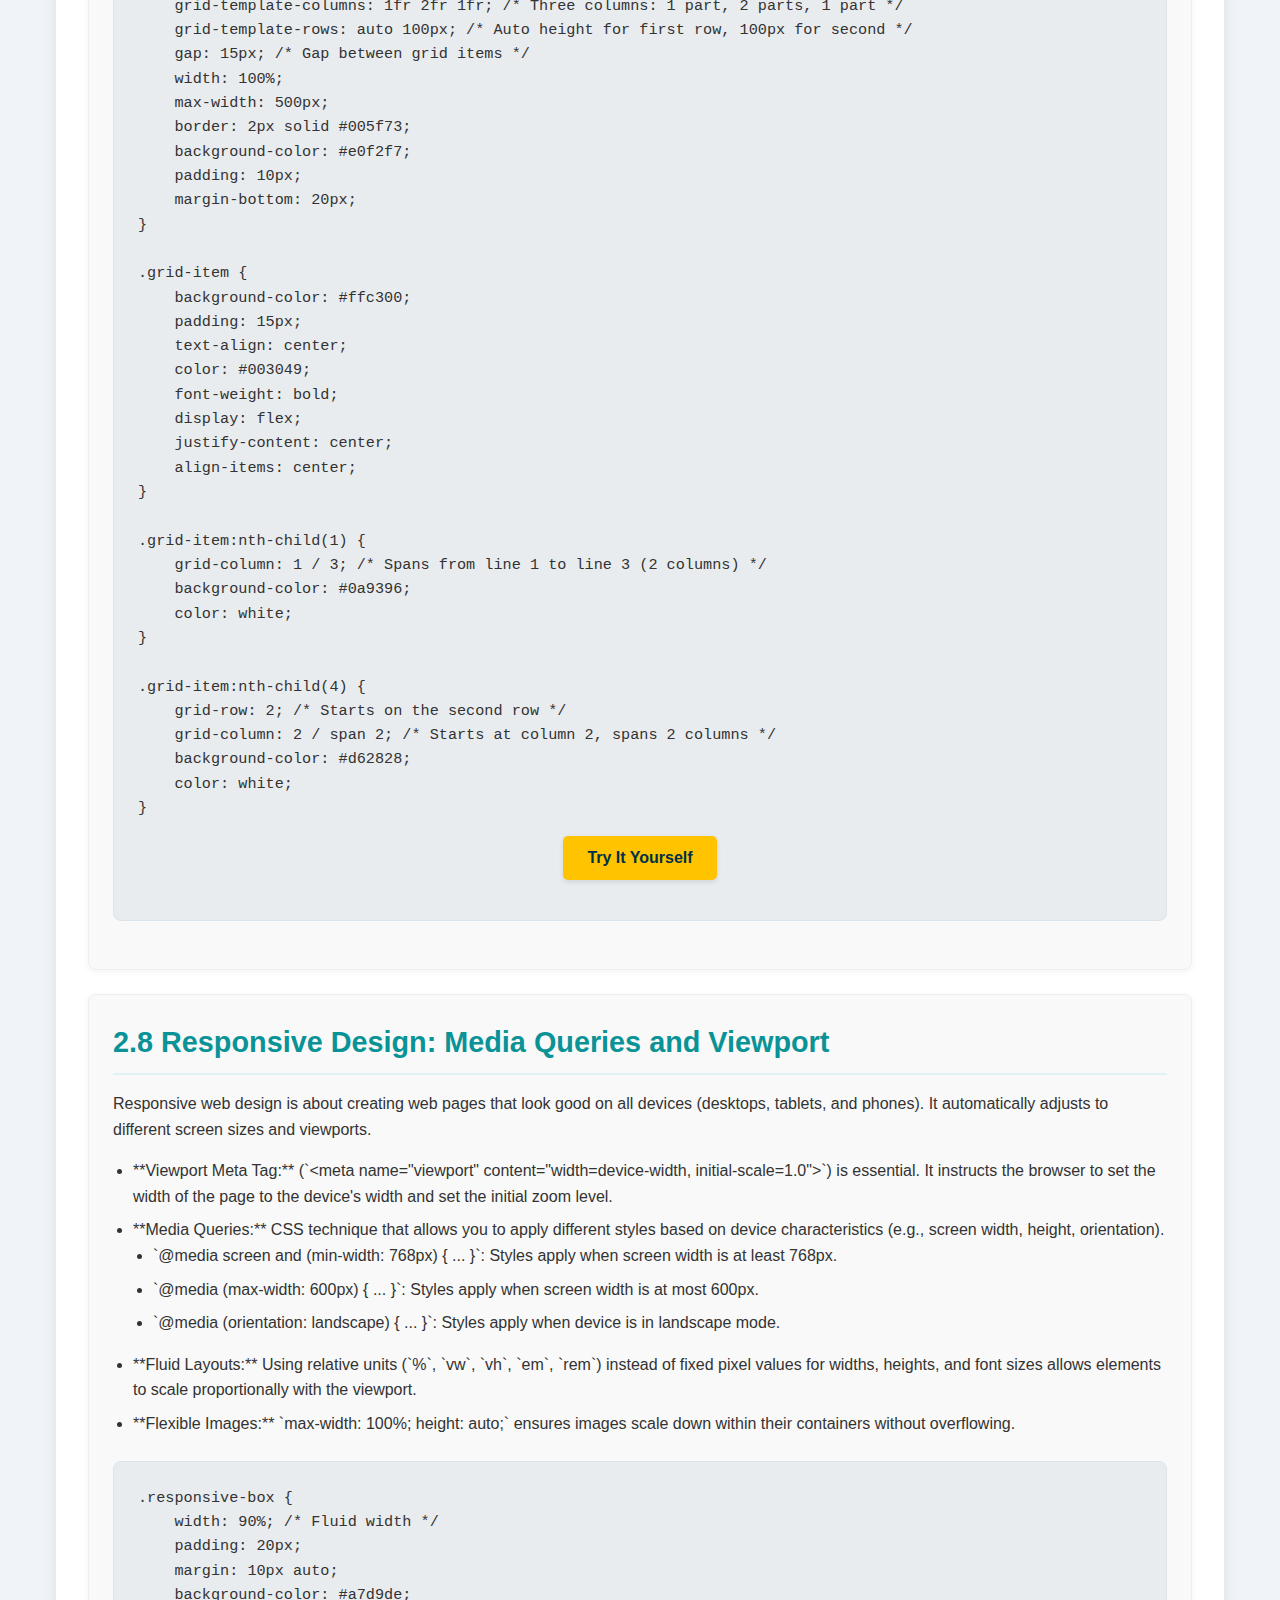
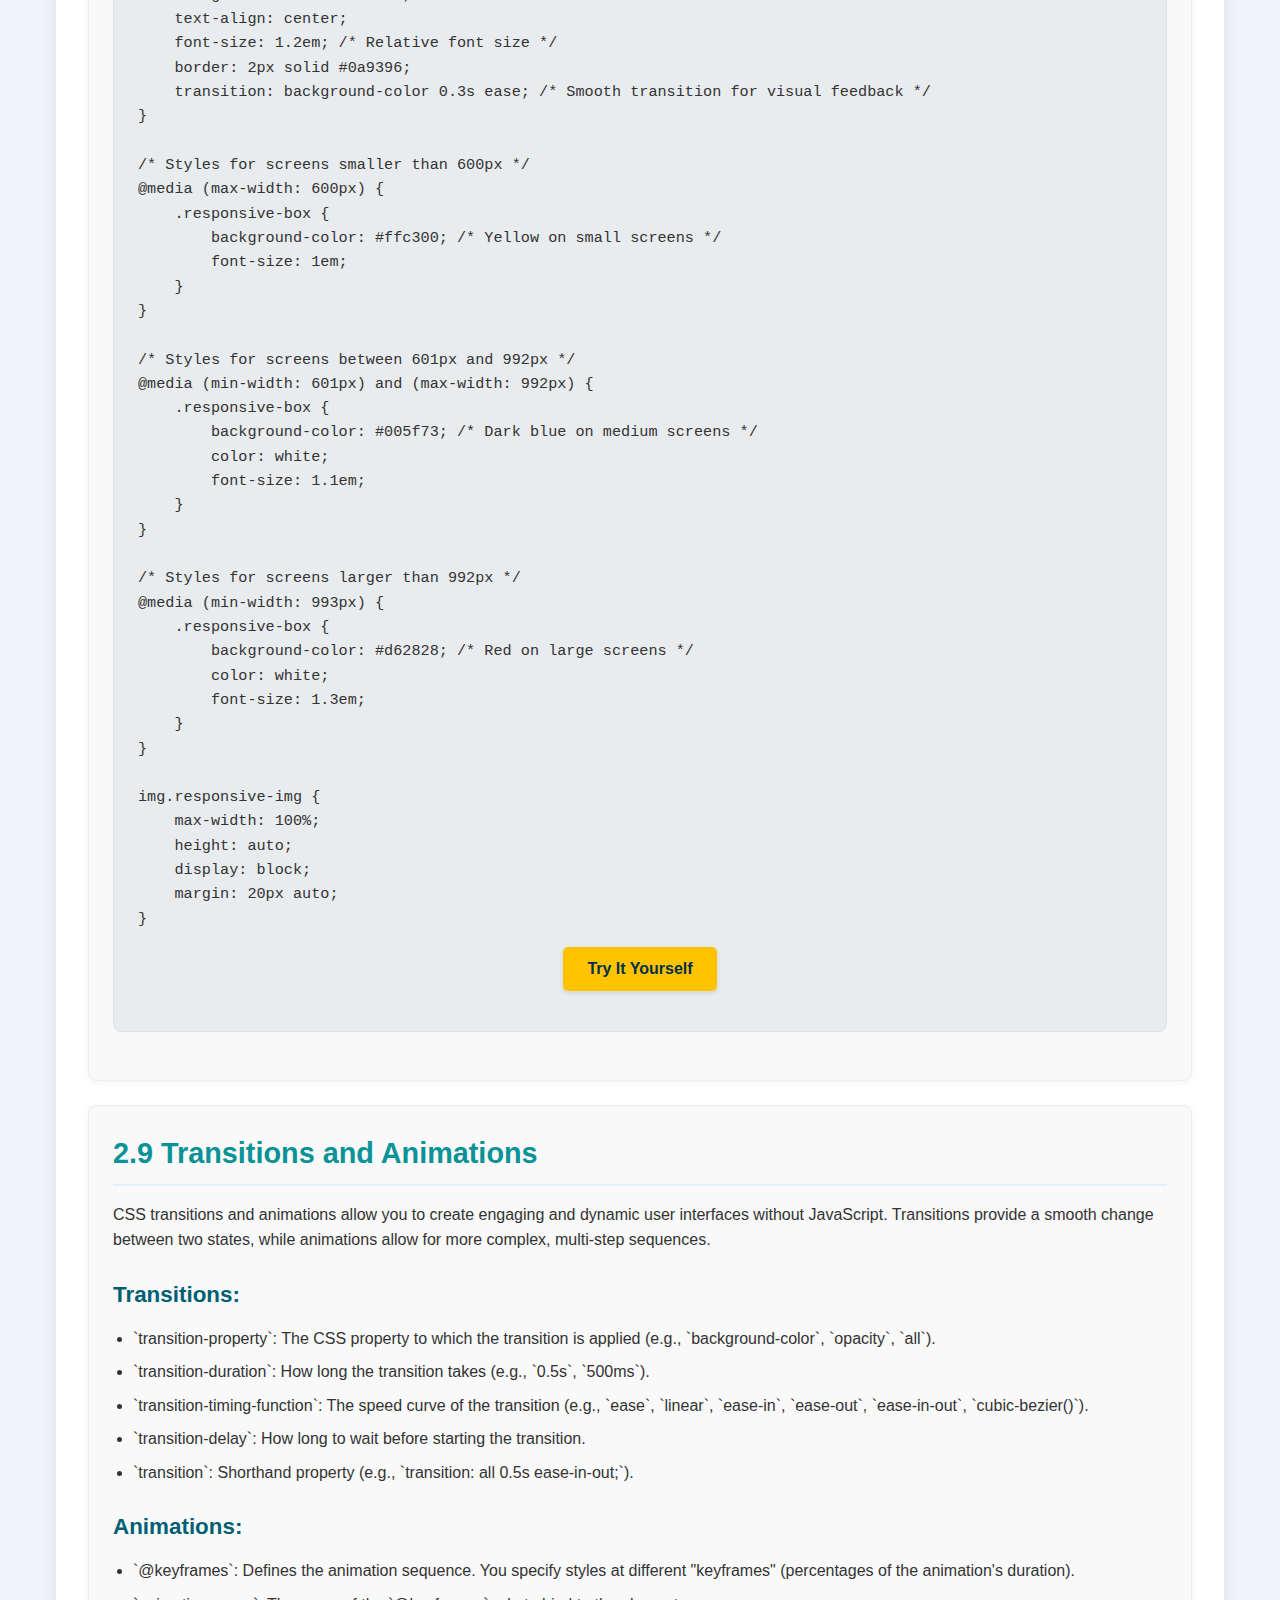
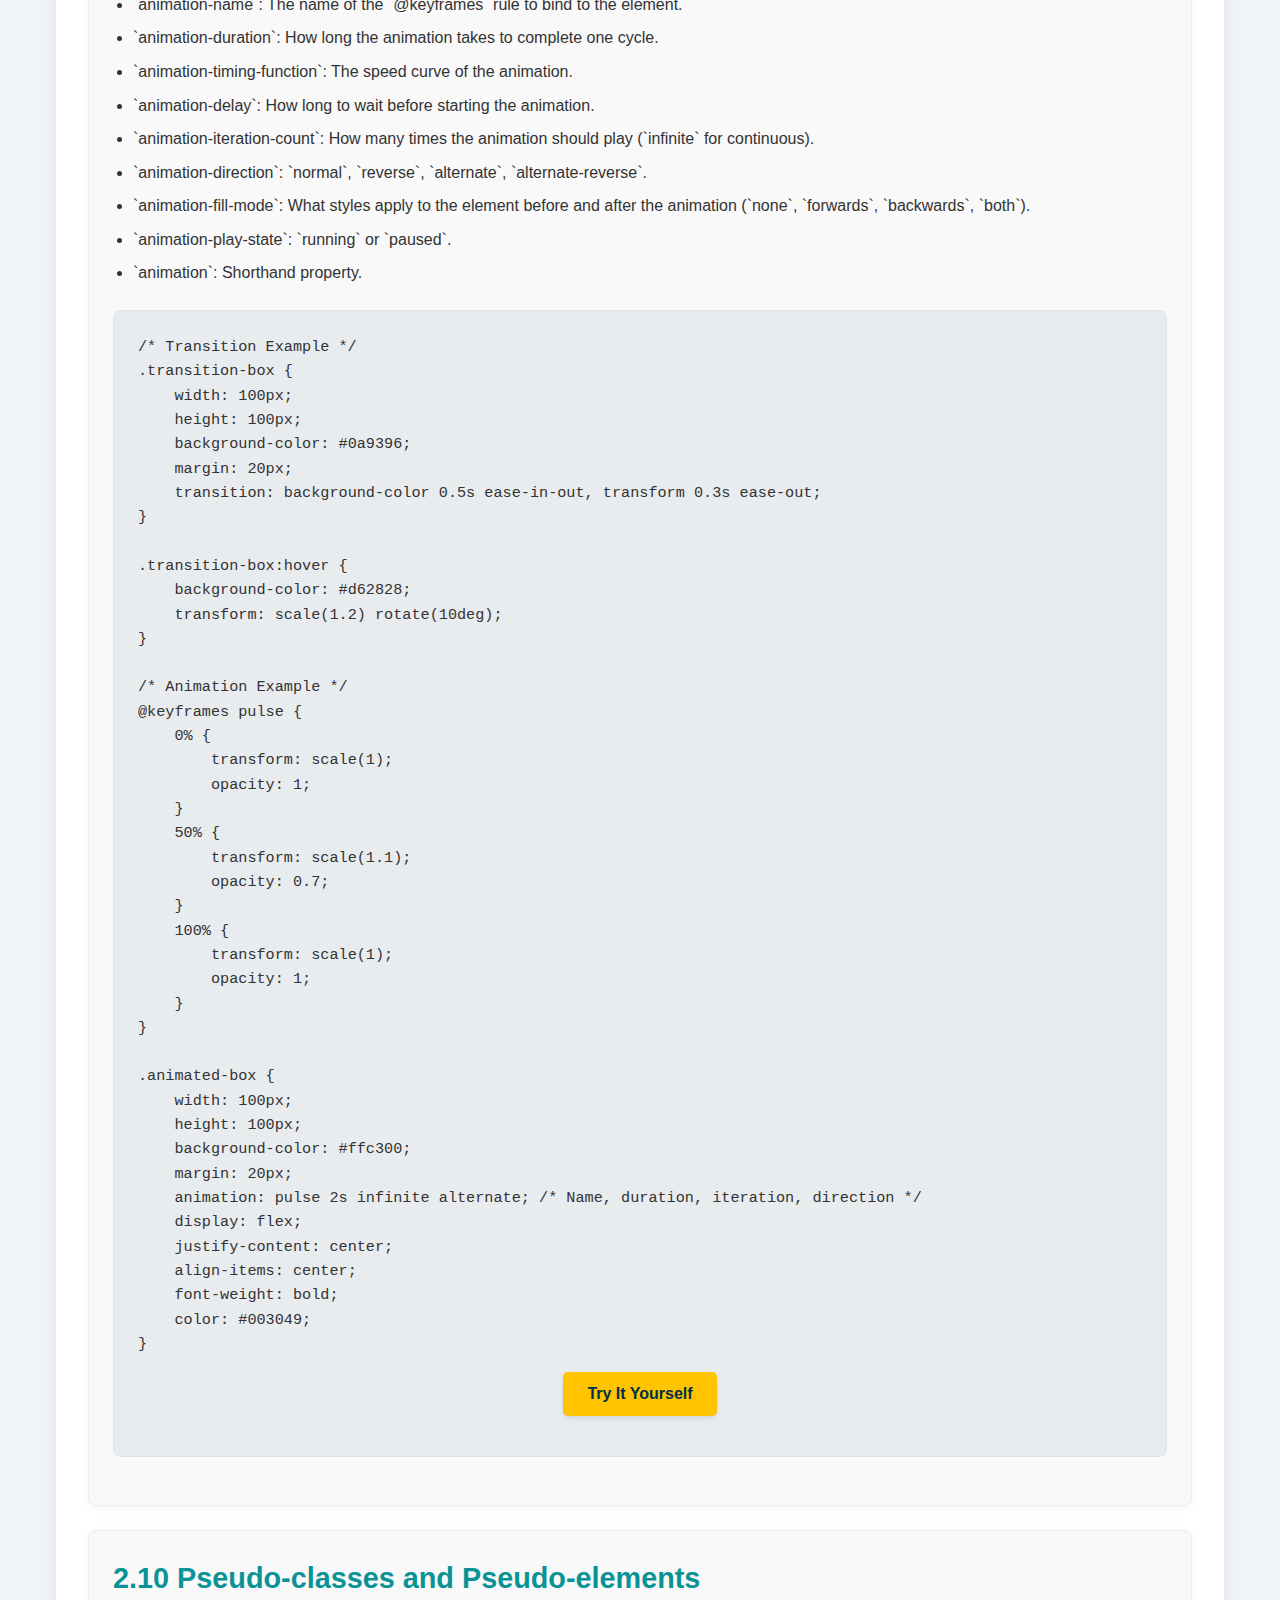
<file: css-course.html>
<!DOCTYPE html>
<html lang="en">
<head>
    <meta charset="UTF-8">
    <meta name="viewport" content="width=device-width, initial-scale=1.0">
    <title>CSS Course - Webpage Design</title>
    <link rel="stylesheet" href="css/style.css">
</head>
<body>
    <header>
        <div class="logo">Webpage Design</div>
        <nav>
            <a href="index.html">Home</a>
            <a href="courses.html" class="active">Courses</a>
            <a href="quiz.html">Quiz</a>
            <a href="projects.html">Projects</a>
            <a href="compiler.html">Compiler</a>
            <a href="about.html">About</a>
            <a href="contact.html">Contact</a>
        </nav>
    </header>

    <main>
        <h1 class="page-title">CSS Course: Styling the Web</h1>

        <section class="course-intro lesson-section">
            <h2>Module 2: CSS - Styling the Web</h2>
            <p>CSS (Cascading Style Sheets) is a style sheet language used for describing the presentation of a document written in HTML or XML (including XML dialects such as SVG, MathML or XHTML). CSS describes how elements should be rendered on screen, on paper, in speech, or on other media.</p>
            <p>This module will take you from CSS fundamentals to advanced layout techniques and modern styling practices, enabling you to create visually stunning and responsive web designs.</p>
        </section>

        <!-- NEW: Table of Contents / Course Index -->
        <section class="lesson-section course-index">
            <h2>Course Index</h2>
            <nav class="index-nav">
                <ol>
                    <li><a href="#lesson-2-1">2.1 CSS Basics: Syntax and Selectors</a></li>
                    <li><a href="#lesson-2-2">2.2 Box Model: Padding, Border, Margin</a></li>
                    <li><a href="#lesson-2-3">2.3 Display Property: Block, Inline, Inline-Block, None</a></li>
                    <li><a href="#lesson-2-4">2.4 Positioning: Static, Relative, Absolute, Fixed, Sticky</a></li>
                    <li><a href="#lesson-2-5">2.5 Floats and Clearfix</a></li>
                    <li><a href="#lesson-2-6">2.6 Flexbox: One-Dimensional Layout</a></li>
                    <li><a href="#lesson-2-7">2.7 CSS Grid: Two-Dimensional Layout</a></li>
                    <li><a href="#lesson-2-8">2.8 Responsive Design: Media Queries and Viewport</a></li>
                    <li><a href="#lesson-2-9">2.9 Transitions and Animations</a></li>
                    <li><a href="#lesson-2-10">2.10 Pseudo-classes and Pseudo-elements</a></li>
                    <li><a href="#lesson-2-11">2.11 CSS Variables (Custom Properties)</a></li>
                    <li><a href="#lesson-2-12">2.12 Z-index and Stacking Contexts</a></li>
                    <li><a href="#lesson-2-13">2.13 CSS Units (px, em, rem, vw, vh, %)</a></li>
                    <li><a href="#lesson-2-14">2.14 Advanced Selectors (Attribute, Sibling, Child)</a></li>
                    <li><a href="#lesson-2-15">2.15 CSS Functions (calc(), linear-gradient(), etc.)</a></li>
                    <li><a href="#lesson-2-16">2.16 CSS Preprocessors (Sass/Less Concept)</a></li>
                    <li><a href="#lesson-2-17">2.17 BEM Methodology (Concept)</a></li>
                    <li><a href="#lesson-2-18">2.18 CSS-in-JS (Concept)</a></li>
                    <li><a href="#lesson-2-19">2.19 Performance Optimization</a></li>
                    <li><a href="#lesson-2-20">2.20 CSS Frameworks (Bootstrap/Tailwind Concept)</a></li>
                </ol>
            </nav>
        </section>

        <div class="lesson-section">
            <div class="lesson" id="lesson-2-1">
                <h3>2.1 CSS Basics: Syntax and Selectors</h3>
                <p>CSS rules consist of a selector and a declaration block. The selector points to the HTML element(s) you want to style. The declaration block contains one or more declarations separated by semicolons. Each declaration includes a CSS property name and a value, separated by a colon.</p>
                <h4>Basic Selectors:</h4>
                <ul>
                    <li>**Element Selector:** Selects HTML elements by their tag name (e.g., `p`, `h1`, `div`).</li>
                    <li>**ID Selector:** Selects an element with a specific ID. IDs must be unique within a page (e.g., `#header`, `#main-content`).</li>
                    <li>**Class Selector:** Selects elements with a specific class. Multiple elements can share the same class (e.g., `.button`, `.card`).</li>
                    <li>**Universal Selector:** Selects all HTML elements on the page (e.g., `*`).</li>
                    <li>**Group Selector:** Selects multiple elements by separating them with a comma (e.g., `h1, h2, p`).</li>
                </ul>
                <div class="code-example">
                    <pre><code class="language-css">/* Element Selector */
p {
    color: #333;
    font-size: 16px;
}

/* ID Selector */
#main-title {
    color: #005f73;
    text-align: center;
}

/* Class Selector */
.highlight {
    background-color: yellow;
    font-weight: bold;
}

/* Universal Selector */
* {
    box-sizing: border-box;
}

/* Group Selector */
h1, h2 {
    margin-bottom: 15px;
}</code></pre>
                    <button class="try-it-btn" onclick="showExample('css-basics', '&lt;style&gt;p{color:#333; font-size:16px;} #main-title{color:#005f73; text-align:center;} .highlight{background-color:yellow; font-weight:bold;} h1,h2{margin-bottom:15px;}&lt;/style&gt;&lt;h1 id=&quot;main-title&quot;&gt;Welcome!&lt;/h1&gt;&lt;p&gt;This is a &lt;span class=&quot;highlight&quot;&gt;highlighted&lt;/span&gt; paragraph.&lt;/p&gt;&lt;h2&gt;Subheading&lt;/h2&gt;&lt;p&gt;Another paragraph.&lt;/p&gt;')">Try It Yourself</button>
                    <iframe id="css-basics-iframe" class="code-output-iframe"></iframe>
                </div>
            </div>

            <div class="lesson" id="lesson-2-2">
                <h3>2.2 Box Model: Padding, Border, Margin</h3>
                <p>Every HTML element is considered a "box" in CSS. The CSS box model essentially describes how elements are rendered on a webpage. It consists of: content, padding, border, and margin.</p>
                <ul>
                    <li>**Content:** The actual content of the element (text, images, etc.).</li>
                    <li>**Padding:** The space between the content and the border. It's inside the element.</li>
                    <li>**Border:** A line that goes around the padding and content.</li>
                    <li>**Margin:** The space outside the border, separating the element from other elements.</li>
                    <li>**`box-sizing: border-box;`**: A crucial CSS property. When set to `border-box`, the `width` and `height` properties include the content, padding, and border, but not the margin. This makes layout calculations much more intuitive.</li>
                </ul>
                <div class="code-example">
                    <pre><code class="language-css">.box {
    width: 200px;
    height: 100px;
    background-color: #a7d9de; /* Light blue */
    padding: 20px;
    border: 5px solid #0a9396; /* Blue-green border */
    margin: 30px;
    box-sizing: border-box; /* Include padding and border in width/height */
    text-align: center;
    line-height: 60px; /* Vertically center text for 100px height - 2*20px padding */
    color: #003049;
    font-weight: bold;
}

.another-box {
    width: 200px;
    height: 100px;
    background-color: #e0f2f7;
    border: 2px dashed #005f73;
    margin: 30px;
    box-sizing: border-box;
    text-align: center;
    line-height: 96px; /* 100 - 2*2 border */
    color: #003049;
}</code></pre>
                    <button class="try-it-btn" onclick="showExample('css-box-model', '&lt;style&gt;.box{width:200px; height:100px; background-color:#a7d9de; padding:20px; border:5px solid #0a9396; margin:30px; box-sizing:border-box; text-align:center; line-height:60px; color:#003049; font-weight:bold;} .another-box{width:200px; height:100px; background-color:#e0f2f7; border:2px dashed #005f73; margin:30px; box-sizing:border-box; text-align:center; line-height:96px; color:#003049;}&lt;/style&gt;&lt;div class=&quot;box&quot;&gt;Content Area&lt;/div&gt;&lt;div class=&quot;another-box&quot;&gt;Another Box&lt;/div&gt;')">Try It Yourself</button>
                    <iframe id="css-box-model-iframe" class="code-output-iframe"></iframe>
                </div>
            </div>

            <div class="lesson" id="lesson-2-3">
                <h3>2.3 Display Property: Block, Inline, Inline-Block, None</h3>
                <p>The `display` property is one of the most important CSS properties for controlling the layout of elements. It determines how an element is rendered on the page.</p>
                <ul>
                    <li>**`block`:** Elements take up the full width available, and start on a new line. Examples: `div`, `p`, `h1`, `li`.</li>
                    <li>**`inline`:** Elements only take up as much width as necessary, and do not start on a new line. You cannot set `width`, `height`, `margin-top`, or `margin-bottom` on inline elements. Examples: `span`, `a`, `img`, `strong`, `em`.</li>
                    <li>**`inline-block`:** Elements behave like inline elements (they don't force a new line), but you *can* set `width`, `height`, `margin`, and `padding` on them. Useful for creating grid-like layouts before Flexbox/Grid.</li>
                    <li>**`none`:** Hides an element completely. It will not take up any space on the page.</li>
                </ul>
                <div class="code-example">
                    <pre><code class="language-css">.block-example {
    background-color: #ffc300;
    padding: 10px;
    margin: 10px 0;
    display: block; /* Default for div, but explicit */
}

.inline-example {
    background-color: #0a9396;
    color: white;
    padding: 5px;
    margin: 5px; /* Only horizontal margins apply */
    display: inline; /* Default for span, but explicit */
}

.inline-block-example {
    background-color: #005f73;
    color: white;
    padding: 15px;
    margin: 10px;
    width: 120px;
    height: 60px;
    display: inline-block; /* Allows width/height and all margins */
    text-align: center;
    line-height: 30px;
}

.hidden-element {
    display: none; /* Element is completely removed from flow */
}</code></pre>
                    <button class="try-it-btn" onclick="showExample('css-display', '&lt;style&gt;.block-example{background-color:#ffc300; padding:10px; margin:10px 0; display:block;} .inline-example{background-color:#0a9396; color:white; padding:5px; margin:5px; display:inline;} .inline-block-example{background-color:#005f73; color:white; padding:15px; margin:10px; width:120px; height:60px; display:inline-block; text-align:center; line-height:30px;}&lt;/style&gt;&lt;div class=&quot;block-example&quot;&gt;Block 1&lt;/div&gt;&lt;div class=&quot;block-example&quot;&gt;Block 2&lt;/div&gt;&lt;span class=&quot;inline-example&quot;&gt;Inline 1&lt;/span&gt;&lt;span class=&quot;inline-example&quot;&gt;Inline 2&lt;/span&gt;&lt;div&gt;&lt;span class=&quot;inline-block-example&quot;&gt;Inline-Block 1&lt;/span&gt;&lt;span class=&quot;inline-block-example&quot;&gt;Inline-Block 2&lt;/span&gt;&lt;/div&gt;&lt;p class=&quot;hidden-element&quot;&gt;You won&apos;t see this.&lt;/p&gt;')">Try It Yourself</button>
                    <iframe id="css-display-iframe" class="code-output-iframe"></iframe>
                </div>
            </div>

            <div class="lesson" id="lesson-2-4">
                <h3>2.4 Positioning: Static, Relative, Absolute, Fixed, Sticky</h3>
                <p>The `position` property controls the positioning method of an element. It's crucial for fine-tuning element placement beyond the normal document flow.</p>
                <ul>
                    <li>**`static` (Default):** Elements are positioned according to the normal flow of the document. `top`, `right`, `bottom`, `left`, and `z-index` properties have no effect.</li>
                    <li>**`relative`:** Elements are positioned relative to their normal position. `top`, `right`, `bottom`, `left` properties will shift the element from its original spot. The space it would normally occupy is still reserved.</li>
                    <li>**`absolute`:** Elements are removed from the normal document flow and positioned relative to their *nearest positioned ancestor* (an ancestor with `position` other than `static`). If no such ancestor exists, it's positioned relative to the initial containing block (`&lt;html&gt;`).</li>
                    <li>**`fixed`:** Elements are removed from the normal document flow and positioned relative to the viewport. They remain in the same position even when the page is scrolled. Useful for navigation bars or "back to top" buttons.</li>
                    <li>**`sticky`:** Elements are positioned based on the user's scroll position. A sticky element toggles between `relative` and `fixed` depending on the scroll position. It's positioned relative until a given offset position is met in the viewport, at which point it "sticks" to that position.</li>
                </ul>
                <div class="code-example">
                    <pre><code class="language-css">.container {
    position: relative; /* Parent for absolute positioning */
    width: 300px;
    height: 200px;
    border: 2px solid #005f73;
    margin-bottom: 20px;
    background-color: #e0f2f7;
}

.static-box {
    background-color: #ffc300;
    padding: 10px;
    margin: 5px;
    /* position: static; (default, no effect) */
}

.relative-box {
    background-color: #0a9396;
    color: white;
    padding: 10px;
    position: relative;
    left: 20px;
    top: 10px;
}

.absolute-box {
    background-color: #003049;
    color: white;
    padding: 10px;
    position: absolute;
    bottom: 10px;
    right: 10px;
}

.fixed-header {
    background-color: #d62828; /* Red */
    color: white;
    padding: 10px;
    width: 100%;
    text-align: center;
    position: fixed;
    top: 0;
    left: 0;
    z-index: 1000; /* Ensure it stays on top */
}

.sticky-element {
    background-color: #f77f00; /* Orange */
    color: white;
    padding: 10px;
    text-align: center;
    position: sticky;
    top: 0; /* Sticks to the top of the viewport when scrolled */
    z-index: 999;
}</code></pre>
                    <button class="try-it-btn" onclick="showExample('css-positioning', '&lt;style&gt;body{height:1500px; margin-top:50px; font-family:sans-serif;}.container{position:relative; width:300px; height:200px; border:2px solid #005f73; margin-bottom:20px; background-color:#e0f2f7;}.static-box{background-color:#ffc300; padding:10px; margin:5px;}.relative-box{background-color:#0a9396; color:white; padding:10px; position:relative; left:20px; top:10px;}.absolute-box{background-color:#003049; color:white; padding:10px; position:absolute; bottom:10px; right:10px;}.fixed-header{background-color:#d62828; color:white; padding:10px; width:100%; text-align:center; position:fixed; top:0; left:0; z-index:1000;}.sticky-element{background-color:#f77f00; color:white; padding:10px; text-align:center; position:sticky; top:0; z-index:999; margin-bottom:20px;}&lt;/style&gt;&lt;div class=&quot;fixed-header&quot;&gt;Fixed Header&lt;/div&gt;&lt;div class=&quot;sticky-element&quot;&gt;Sticky Element (scroll down)&lt;/div&gt;&lt;div class=&quot;container&quot;&gt;Container (relative)&lt;div class=&quot;static-box&quot;&gt;Static&lt;/div&gt;&lt;div class=&quot;relative-box&quot;&gt;Relative&lt;/div&gt;&lt;div class=&quot;absolute-box&quot;&gt;Absolute&lt;/div&gt;&lt;/div&gt;&lt;p&gt;Scroll down to see the sticky element in action.&lt;/p&gt;&lt;p&gt;More content to enable scrolling...&lt;/p&gt;&lt;p&gt;More content...&lt;/p&gt;&lt;p&gt;More content...&lt;/p&gt;&lt;p&gt;More content...&lt;/p&gt;&lt;p&gt;More content...&lt;/p&gt;&lt;p&gt;More content...&lt;/p&gt;&lt;p&gt;More content...&lt;/p&gt;&lt;p&gt;More content...&lt;/p&gt;')">Try It Yourself</button>
                    <iframe id="css-positioning-iframe" class="code-output-iframe"></iframe>
                </div>
            </div>

            <div class="lesson" id="lesson-2-5">
                <h3>2.5 Floats and Clearfix</h3>
                <p>The `float` property was historically used for creating multi-column layouts, but its primary purpose is to wrap text around images. Elements with `float` are taken out of the normal document flow. `Clearfix` is a technique to resolve issues with parent elements collapsing when containing only floated children.</p>
                <ul>
                    <li>**`float`:** Can be `left`, `right`, or `none`. Floated elements will move as far left or right as possible within their containing element.</li>
                    <li>**`clear`:** Property used to control the behavior of elements next to floated elements. Can be `left`, `right`, `both`, or `none`. `clear: both;` prevents an element from floating next to any floated elements.</li>
                    <li>**Clearfix Hack:** A common technique to ensure a parent element correctly contains its floated children. The most modern and recommended way is to use `overflow: auto;` or `display: flow-root;` on the parent, or a pseudo-element.</li>
                </ul>
                <div class="code-example">
                    <pre><code class="language-css">.container-float {
    border: 2px solid #005f73;
    padding: 10px;
    margin-bottom: 20px;
    background-color: #e0f2f7;
    overflow: auto; /* Modern clearfix */
}

.float-left {
    float: left;
    width: 100px;
    height: 100px;
    background-color: #ffc300;
    margin-right: 10px;
    text-align: center;
    line-height: 100px;
    font-weight: bold;
}

.float-right {
    float: right;
    width: 100px;
    height: 100px;
    background-color: #0a9396;
    margin-left: 10px;
    text-align: center;
    line-height: 100px;
    font-weight: bold;
    color: white;
}

.cleared-element {
    clear: both; /* Starts on a new line below all floats */
    background-color: #003049;
    color: white;
    padding: 10px;
    margin-top: 10px;
}</code></pre>
                    <button class="try-it-btn" onclick="showExample('css-floats', '&lt;style&gt;.container-float{border:2px solid #005f73; padding:10px; margin-bottom:20px; background-color:#e0f2f7; overflow:auto;}.float-left{float:left; width:100px; height:100px; background-color:#ffc300; margin-right:10px; text-align:center; line-height:100px; font-weight:bold;}.float-right{float:right; width:100px; height:100px; background-color:#0a9396; margin-left:10px; text-align:center; line-height:100px; font-weight:bold; color:white;}.cleared-element{clear:both; background-color:#003049; color:white; padding:10px; margin-top:10px;}&lt;/style&gt;&lt;div class=&quot;container-float&quot;&gt;&lt;div class=&quot;float-left&quot;&gt;Left&lt;/div&gt;&lt;div class=&quot;float-right&quot;&gt;Right&lt;/div&gt;&lt;p&gt;This text will wrap around the floated elements. The container uses overflow: auto to contain the floats.&lt;/p&gt;&lt;/div&gt;&lt;div class=&quot;cleared-element&quot;&gt;This element is cleared and appears below the floats.&lt;/div&gt;')">Try It Yourself</button>
                    <iframe id="css-floats-iframe" class="code-output-iframe"></iframe>
                </div>
            </div>

            <div class="lesson" id="lesson-2-6">
                <h3>2.6 Flexbox: One-Dimensional Layout</h3>
                <p>Flexbox (Flexible Box Module) is a one-dimensional layout system designed for distributing space among items in a single row or column. It's incredibly powerful for aligning, distributing, and ordering content.</p>
                <h4>Flex Container Properties (`display: flex;` on parent):</h4>
                <ul>
                    <li>`flex-direction`: `row` (default), `row-reverse`, `column`, `column-reverse`.</li>
                    <li>`justify-content`: Aligns items along the main axis (e.g., `flex-start`, `flex-end`, `center`, `space-between`, `space-around`, `space-evenly`).</li>
                    <li>`align-items`: Aligns items along the cross axis (e.g., `flex-start`, `flex-end`, `center`, `stretch`, `baseline`).</li>
                    <li>`flex-wrap`: `nowrap` (default), `wrap`, `wrap-reverse`. Controls whether items wrap to the next line.</li>
                    <li>`align-content`: Aligns flex lines when there is extra space in the cross-axis and `flex-wrap` is set to `wrap` (e.g., `flex-start`, `flex-end`, `center`, `space-between`, `space-around`, `stretch`).</li>
                </ul>
                <h4>Flex Item Properties (on children):</h4>
                <ul>
                    <li>`flex-grow`: Defines the ability for a flex item to grow if necessary.</li>
                    <li>`flex-shrink`: Defines the ability for a flex item to shrink if necessary.</li>
                    <li>`flex-basis`: Defines the default size of an element before the remaining space is distributed.</li>
                    <li>`flex`: Shorthand for `flex-grow`, `flex-shrink`, and `flex-basis`. (e.g., `flex: 1 1 auto;`)</li>
                    <li>`order`: Specifies the order of a flexible item relative to the rest of the flex items inside the same container.</li>
                    <li>`align-self`: Overrides the `align-items` value for individual flex items.</li>
                </ul>
                <div class="code-example">
                    <pre><code class="language-css">.flex-container {
    display: flex;
    flex-direction: row; /* Try 'column' */
    justify-content: space-around; /* Try 'center', 'space-between' */
    align-items: center; /* Try 'flex-start', 'flex-end', 'stretch' */
    flex-wrap: wrap; /* Try 'nowrap' */
    height: 200px;
    border: 2px solid #005f73;
    background-color: #e0f2f7;
    margin-bottom: 20px;
}

.flex-item {
    background-color: #ffc300;
    padding: 15px;
    margin: 5px;
    text-align: center;
    color: #003049;
    font-weight: bold;
    width: 80px;
    height: 80px;
    display: flex;
    justify-content: center;
    align-items: center;
}

.flex-item:nth-child(2) {
    flex-grow: 1; /* This item will grow more */
    background-color: #0a9396;
    color: white;
}

.flex-item:nth-child(3) {
    order: -1; /* This item will appear first */
    background-color: #d62828;
    color: white;
}</code></pre>
                    <button class="try-it-btn" onclick="showExample('css-flexbox', '&lt;style&gt;.flex-container{display:flex; flex-direction:row; justify-content:space-around; align-items:center; flex-wrap:wrap; height:200px; border:2px solid #005f73; background-color:#e0f2f7; margin-bottom:20px;}.flex-item{background-color:#ffc300; padding:15px; margin:5px; text-align:center; color:#003049; font-weight:bold; width:80px; height:80px; display:flex; justify-content:center; align-items:center;}.flex-item:nth-child(2){flex-grow:1; background-color:#0a9396; color:white;}.flex-item:nth-child(3){order:-1; background-color:#d62828; color:white;}&lt;/style&gt;&lt;div class=&quot;flex-container&quot;&gt;&lt;div class=&quot;flex-item&quot;&gt;One&lt;/div&gt;&lt;div class=&quot;flex-item&quot;&gt;Two&lt;/div&gt;&lt;div class=&quot;flex-item&quot;&gt;Three&lt;/div&gt;&lt;div class=&quot;flex-item&quot;&gt;Four&lt;/div&gt;&lt;/div&gt;')">Try It Yourself</button>
                    <iframe id="css-flexbox-iframe" class="code-output-iframe"></iframe>
                </div>
            </div>

            <div class="lesson" id="lesson-2-7">
                <h3>2.7 CSS Grid: Two-Dimensional Layout</h3>
                <p>CSS Grid Layout is a two-dimensional layout system for the web. It allows you to design complex responsive web design layouts more easily and consistently across different browsers. You can control both rows and columns simultaneously.</p>
                <h4>Grid Container Properties (`display: grid;` on parent):</h4>
                <ul>
                    <li>`grid-template-columns`: Defines the number and width of columns (e.g., `1fr 2fr 1fr`, `repeat(3, 100px)`, `auto 1fr auto`).</li>
                    <li>`grid-template-rows`: Defines the number and height of rows.</li>
                    <li>`gap` (or `grid-gap`): Sets the size of the gaps between rows and columns (e.g., `10px`, `10px 20px`).</li>
                    <li>`justify-items`: Aligns grid items along the row axis (e.g., `start`, `end`, `center`, `stretch`).</li>
                    <li>`align-items`: Aligns grid items along the column axis.</li>
                    <li>`justify-content`: Aligns the grid itself within the container along the row axis.</li>
                    <li>`align-content`: Aligns the grid itself within the container along the column axis.</li>
                    <li>`grid-auto-columns`, `grid-auto-rows`: Control the size of implicitly created grid tracks.</li>
                    <li>`grid-auto-flow`: Controls how auto-placed items flow into the grid (`row`, `column`, `dense`).</li>
                </ul>
                <h4>Grid Item Properties (on children):</h4>
                <ul>
                    <li>`grid-column-start`, `grid-column-end`: Define the starting and ending grid lines for an item along the column axis.</li>
                    <li>`grid-row-start`, `grid-row-end`: Define the starting and ending grid lines for an item along the row axis.</li>
                    <li>`grid-column`: Shorthand for `grid-column-start` and `grid-column-end`. (e.g., `grid-column: 1 / span 2;`)</li>
                    <li>`grid-row`: Shorthand for `grid-row-start` and `grid-row-end`.</li>
                    <li>`grid-area`: Shorthand for `grid-row-start`, `grid-column-start`, `grid-row-end`, and `grid-column-end`. Can also be used with `grid-template-areas`.</li>
                    <li>`justify-self`, `align-self`: Overrides the `justify-items` and `align-items` for individual grid items.</li>
                </ul>
                <div class="code-example">
                    <pre><code class="language-css">.grid-container {
    display: grid;
    grid-template-columns: 1fr 2fr 1fr; /* Three columns: 1 part, 2 parts, 1 part */
    grid-template-rows: auto 100px; /* Auto height for first row, 100px for second */
    gap: 15px; /* Gap between grid items */
    width: 100%;
    max-width: 500px;
    border: 2px solid #005f73;
    background-color: #e0f2f7;
    padding: 10px;
    margin-bottom: 20px;
}

.grid-item {
    background-color: #ffc300;
    padding: 15px;
    text-align: center;
    color: #003049;
    font-weight: bold;
    display: flex;
    justify-content: center;
    align-items: center;
}

.grid-item:nth-child(1) {
    grid-column: 1 / 3; /* Spans from line 1 to line 3 (2 columns) */
    background-color: #0a9396;
    color: white;
}

.grid-item:nth-child(4) {
    grid-row: 2; /* Starts on the second row */
    grid-column: 2 / span 2; /* Starts at column 2, spans 2 columns */
    background-color: #d62828;
    color: white;
}</code></pre>
                    <button class="try-it-btn" onclick="showExample('css-grid', '&lt;style&gt;.grid-container{display:grid; grid-template-columns:1fr 2fr 1fr; grid-template-rows:auto 100px; gap:15px; width:100%; max-width:500px; border:2px solid #005f73; background-color:#e0f2f7; padding:10px; margin-bottom:20px;}.grid-item{background-color:#ffc300; padding:15px; text-align:center; color:#003049; font-weight:bold; display:flex; justify-content:center; align-items:center;}.grid-item:nth-child(1){grid-column:1 / 3; background-color:#0a9396; color:white;}.grid-item:nth-child(4){grid-row:2; grid-column:2 / span 2; background-color:#d62828; color:white;}&lt;/style&gt;&lt;div class=&quot;grid-container&quot;&gt;&lt;div class=&quot;grid-item&quot;&gt;Header&lt;/div&gt;&lt;div class=&quot;grid-item&quot;&gt;Sidebar&lt;/div&gt;&lt;div class=&quot;grid-item&quot;&gt;Main Content&lt;/div&gt;&lt;div class=&quot;grid-item&quot;&gt;Footer&lt;/div&gt;&lt;/div&gt;')">Try It Yourself</button>
                    <iframe id="css-grid-iframe" class="code-output-iframe"></iframe>
                </div>
            </div>

            <div class="lesson" id="lesson-2-8">
                <h3>2.8 Responsive Design: Media Queries and Viewport</h3>
                <p>Responsive web design is about creating web pages that look good on all devices (desktops, tablets, and phones). It automatically adjusts to different screen sizes and viewports.</p>
                <ul>
                    <li>**Viewport Meta Tag:** (`&lt;meta name="viewport" content="width=device-width, initial-scale=1.0"&gt;`) is essential. It instructs the browser to set the width of the page to the device's width and set the initial zoom level.</li>
                    <li>**Media Queries:** CSS technique that allows you to apply different styles based on device characteristics (e.g., screen width, height, orientation).
                        <ul>
                            <li>`@media screen and (min-width: 768px) { ... }`: Styles apply when screen width is at least 768px.</li>
                            <li>`@media (max-width: 600px) { ... }`: Styles apply when screen width is at most 600px.</li>
                            <li>`@media (orientation: landscape) { ... }`: Styles apply when device is in landscape mode.</li>
                        </ul>
                    </li>
                    <li>**Fluid Layouts:** Using relative units (`%`, `vw`, `vh`, `em`, `rem`) instead of fixed pixel values for widths, heights, and font sizes allows elements to scale proportionally with the viewport.</li>
                    <li>**Flexible Images:** `max-width: 100%; height: auto;` ensures images scale down within their containers without overflowing.</li>
                </ul>
                <div class="code-example">
                    <pre><code class="language-css">.responsive-box {
    width: 90%; /* Fluid width */
    padding: 20px;
    margin: 10px auto;
    background-color: #a7d9de;
    text-align: center;
    font-size: 1.2em; /* Relative font size */
    border: 2px solid #0a9396;
    transition: background-color 0.3s ease; /* Smooth transition for visual feedback */
}

/* Styles for screens smaller than 600px */
@media (max-width: 600px) {
    .responsive-box {
        background-color: #ffc300; /* Yellow on small screens */
        font-size: 1em;
    }
}

/* Styles for screens between 601px and 992px */
@media (min-width: 601px) and (max-width: 992px) {
    .responsive-box {
        background-color: #005f73; /* Dark blue on medium screens */
        color: white;
        font-size: 1.1em;
    }
}

/* Styles for screens larger than 992px */
@media (min-width: 993px) {
    .responsive-box {
        background-color: #d62828; /* Red on large screens */
        color: white;
        font-size: 1.3em;
    }
}

img.responsive-img {
    max-width: 100%;
    height: auto;
    display: block;
    margin: 20px auto;
}</code></pre>
                    <button class="try-it-btn" onclick="showExample('css-responsive', '&lt;style&gt;.responsive-box{width:90%; padding:20px; margin:10px auto; background-color:#a7d9de; text-align:center; font-size:1.2em; border:2px solid #0a9396; transition:background-color 0.3s ease;}@media (max-width:600px){.responsive-box{background-color:#ffc300; font-size:1em;}}@media (min-width:601px) and (max-width:992px){.responsive-box{background-color:#005f73; color:white; font-size:1.1em;}}@media (min-width:993px){.responsive-box{background-color:#d62828; color:white; font-size:1.3em;}}img.responsive-img{max-width:100%; height:auto; display:block; margin:20px auto;}&lt;/style&gt;&lt;div class=&quot;responsive-box&quot;&gt;Resize your browser window to see me change!&lt;/div&gt;&lt;img class=&quot;responsive-img&quot; src=&quot;https://placehold.co/400x200/0a9396/FFFFFF?text=Responsive+Image&quot; alt=&quot;A responsive image example&quot;&gt;')">Try It Yourself</button>
                    <iframe id="css-responsive-iframe" class="code-output-iframe"></iframe>
                </div>
            </div>

            <div class="lesson" id="lesson-2-9">
                <h3>2.9 Transitions and Animations</h3>
                <p>CSS transitions and animations allow you to create engaging and dynamic user interfaces without JavaScript. Transitions provide a smooth change between two states, while animations allow for more complex, multi-step sequences.</p>
                <h4>Transitions:</h4>
                <ul>
                    <li>`transition-property`: The CSS property to which the transition is applied (e.g., `background-color`, `opacity`, `all`).</li>
                    <li>`transition-duration`: How long the transition takes (e.g., `0.5s`, `500ms`).</li>
                    <li>`transition-timing-function`: The speed curve of the transition (e.g., `ease`, `linear`, `ease-in`, `ease-out`, `ease-in-out`, `cubic-bezier()`).</li>
                    <li>`transition-delay`: How long to wait before starting the transition.</li>
                    <li>`transition`: Shorthand property (e.g., `transition: all 0.5s ease-in-out;`).</li>
                </ul>
                <h4>Animations:</h4>
                <ul>
                    <li>`@keyframes`: Defines the animation sequence. You specify styles at different "keyframes" (percentages of the animation's duration).</li>
                    <li>`animation-name`: The name of the `@keyframes` rule to bind to the element.</li>
                    <li>`animation-duration`: How long the animation takes to complete one cycle.</li>
                    <li>`animation-timing-function`: The speed curve of the animation.</li>
                    <li>`animation-delay`: How long to wait before starting the animation.</li>
                    <li>`animation-iteration-count`: How many times the animation should play (`infinite` for continuous).</li>
                    <li>`animation-direction`: `normal`, `reverse`, `alternate`, `alternate-reverse`.</li>
                    <li>`animation-fill-mode`: What styles apply to the element before and after the animation (`none`, `forwards`, `backwards`, `both`).</li>
                    <li>`animation-play-state`: `running` or `paused`.</li>
                    <li>`animation`: Shorthand property.</li>
                </ul>
                <div class="code-example">
                    <pre><code class="language-css">/* Transition Example */
.transition-box {
    width: 100px;
    height: 100px;
    background-color: #0a9396;
    margin: 20px;
    transition: background-color 0.5s ease-in-out, transform 0.3s ease-out;
}

.transition-box:hover {
    background-color: #d62828;
    transform: scale(1.2) rotate(10deg);
}

/* Animation Example */
@keyframes pulse {
    0% {
        transform: scale(1);
        opacity: 1;
    }
    50% {
        transform: scale(1.1);
        opacity: 0.7;
    }
    100% {
        transform: scale(1);
        opacity: 1;
    }
}

.animated-box {
    width: 100px;
    height: 100px;
    background-color: #ffc300;
    margin: 20px;
    animation: pulse 2s infinite alternate; /* Name, duration, iteration, direction */
    display: flex;
    justify-content: center;
    align-items: center;
    font-weight: bold;
    color: #003049;
}</code></pre>
                    <button class="try-it-btn" onclick="showExample('css-transitions-animations', '&lt;style&gt;.transition-box{width:100px; height:100px; background-color:#0a9396; margin:20px; transition:background-color 0.5s ease-in-out, transform 0.3s ease-out;}.transition-box:hover{background-color:#d62828; transform:scale(1.2) rotate(10deg);}@keyframes pulse{0%{transform:scale(1); opacity:1;}50%{transform:scale(1.1); opacity:0.7;}100%{transform:scale(1); opacity:1;}}.animated-box{width:100px; height:100px; background-color:#ffc300; margin:20px; animation:pulse 2s infinite alternate; display:flex; justify-content:center; align-items:center; font-weight:bold; color:#003049;}&lt;/style&gt;&lt;div class=&quot;transition-box&quot;&gt;Hover Me&lt;/div&gt;&lt;div class=&quot;animated-box&quot;&gt;I Pulse&lt;/div&gt;')">Try It Yourself</button>
                    <iframe id="css-transitions-animations-iframe" class="code-output-iframe"></iframe>
                </div>
            </div>

            <div class="lesson" id="lesson-2-10">
                <h3>2.10 Pseudo-classes and Pseudo-elements</h3>
                <p>Pseudo-classes and pseudo-elements allow you to select and style elements based on their state or a specific part of an element, without needing to add extra classes or IDs to your HTML.</p>
                <h4>Pseudo-classes (`:`) - Selects elements in a special state:</h4>
                <ul>
                    <li>`:hover`: When the user mouses over an element.</li>
                    <li>`:active`: When an element is being activated by the user (e.g., clicked).</li>
                    <li>`:focus`: When an element has focus (e.g., input field).</li>
                    <li>`:nth-child(n)`: Selects elements based on their position among siblings.</li>
                    <li>`:first-child`, `:last-child`: Selects the first/last child of its parent.</li>
                    <li>`:not(selector)`: Selects elements that do not match the specified selector.</li>
                    <li>`:checked`: Selects checked radio buttons or checkboxes.</li>
                    <li>`:empty`: Selects elements that have no children (including text nodes).</li>
                    <li>`:root`: Selects the root element of the document (i.e., `&lt;html&gt;`).</li>
                </ul>
                <h4>Pseudo-elements (`::`) - Styles a specific part of an element:</h4>
                <ul>
                    <li>`::before`: Inserts content before the content of an element. Requires the `content` property.</li>
                    <li>`::after`: Inserts content after the content of an element. Requires the `content` property.</li>
                    <li>`::first-line`: Styles the first line of a block-level element.</li>
                    <li>`::first-letter`: Styles the first letter of a block-level element.</li>
                    <li>`::selection`: Styles the portion of an element that is highlighted by the user.</li>
                </ul>
                <div class="code-example">
                    <pre><code class="language-css">/* Pseudo-classes */
button {
    background-color: #0a9396;
    color: white;
    padding: 10px 15px;
    border: none;
    border-radius: 5px;
    cursor: pointer;
    margin: 10px;
}

button:hover {
    background-color: #007a82;
    transform: translateY(-2px);
}

input:focus {
    border-color: #ffc300;
    box-shadow: 0 0 5px rgba(255, 195, 0, 0.5);
    outline: none;
}

li:nth-child(odd) {
    background-color: #e0f2f7;
}

/* Pseudo-elements */
p::first-letter {
    font-size: 2em;
    color: #d62828;
    font-weight: bold;
}

h4::before {
    content: "✨ ";
    color: #ffc300;
}

h4::after {
    content: " ✨";
    color: #ffc300;
}

::selection {
    background-color: #003049;
    color: white;
}</code></pre>
                    <button class="try-it-btn" onclick="showExample('css-pseudo', '&lt;style&gt;button{background-color:#0a9396; color:white; padding:10px 15px; border:none; border-radius:5px; cursor:pointer; margin:10px;}button:hover{background-color:#007a82; transform:translateY(-2px);}input:focus{border-color:#ffc300; box-shadow:0 0 5px rgba(255,195,0,0.5); outline:none;}li:nth-child(odd){background-color:#e0f2f7;}p::first-letter{font-size:2em; color:#d62828; font-weight:bold;}h4::before{content:&quot;✨ &quot;; color:#ffc300;}h4::after{content:&quot; ✨&quot;; color:#ffc300;}::selection{background-color:#003049; color:white;}&lt;/style&gt;&lt;button&gt;Hover/Click Me&lt;/button&gt;&lt;input type=&quot;text&quot; placeholder=&quot;Focus me&quot;&gt;&lt;ul&gt;&lt;li&gt;Item 1&lt;/li&gt;&lt;li&gt;Item 2&lt;/li&gt;&lt;li&gt;Item 3&lt;/li&gt;&lt;/ul&gt;&lt;h4&gt;Pseudo-element Heading&lt;/h4&gt;&lt;p&gt;This is a paragraph to demonstrate first-letter styling and text selection.&lt;/p&gt;')">Try It Yourself</button>
                    <iframe id="css-pseudo-iframe" class="code-output-iframe"></iframe>
                </div>
            </div>

            <div class="lesson" id="lesson-2-11">
                <h3>2.11 CSS Variables (Custom Properties)</h3>
                <p>CSS custom properties (often called CSS variables) allow you to define reusable values that can be used throughout your stylesheets. This makes your CSS more maintainable, flexible, and easier to update.</p>
                <ul>
                    <li>**Declaration:** Custom properties are declared with a `--` prefix (e.g., `--primary-color: #005f73;`). They are typically defined inside the `:root` pseudo-class to make them globally available.</li>
                    <li>**Usage:** Use the `var()` function to access the value of a custom property (e.g., `color: var(--primary-color);`).</li>
                    <li>**Fallbacks:** You can provide a fallback value in `var()` in case the custom property is not defined (e.g., `color: var(--undefined-color, black);`).</li>
                </ul>
                <div class="code-example">
                    <pre><code class="language-css">:root {
    --primary-color: #005f73;
    --secondary-color: #0a9396;
    --text-color: #333;
    --padding-base: 15px;
    --border-radius-base: 8px;
}

.card {
    background-color: white;
    border: 1px solid var(--primary-color);
    padding: var(--padding-base);
    border-radius: var(--border-radius-base);
    margin: 20px;
    box-shadow: 0 4px 8px rgba(0, 0, 0, 0.1);
}

.card h3 {
    color: var(--secondary-color);
    margin-bottom: 10px;
}

.card p {
    color: var(--text-color);
    font-size: 0.95em;
}

.button-var {
    background-color: var(--primary-color);
    color: white;
    padding: 10px var(--padding-base);
    border: none;
    border-radius: var(--border-radius-base);
    cursor: pointer;
    margin-top: 15px;
}

.button-var:hover {
    background-color: var(--secondary-color);
}</code></pre>
                    <button class="try-it-btn" onclick="showExample('css-variables', '&lt;style&gt;:root{--primary-color:#005f73; --secondary-color:#0a9396; --text-color:#333; --padding-base:15px; --border-radius-base:8px;}.card{background-color:white; border:1px solid var(--primary-color); padding:var(--padding-base); border-radius:var(--border-radius-base); margin:20px; box-shadow:0 4px 8px rgba(0,0,0,0.1);}.card h3{color:var(--secondary-color); margin-bottom:10px;}.card p{color:var(--text-color); font-size:0.95em;}.button-var{background-color:var(--primary-color); color:white; padding:10px var(--padding-base); border:none; border-radius:var(--border-radius-base); cursor:pointer; margin-top:15px;}.button-var:hover{background-color:var(--secondary-color);}&lt;/style&gt;&lt;div class=&quot;card&quot;&gt;&lt;h3&gt;Card Title&lt;/h3&gt;&lt;p&gt;This card uses CSS variables for consistent styling.&lt;/p&gt;&lt;button class=&quot;button-var&quot;&gt;Click Me&lt;/button&gt;&lt;/div&gt;')">Try It Yourself</button>
                    <iframe id="css-variables-iframe" class="code-output-iframe"></iframe>
                </div>
            </div>

            <div class="lesson" id="lesson-2-12">
                <h3>2.12 Z-index and Stacking Contexts</h3>
                <p>The `z-index` property controls the vertical stacking order of elements that overlap. It only works on elements that have a `position` value other than `static`.</p>
                <ul>
                    <li>**`z-index`:** A number (positive, negative, or zero) that determines the stacking order. Higher values appear on top of lower values.</li>
                    <li>**Stacking Context:** A three-dimensional conceptualization of HTML elements along an imaginary Z-axis relative to the user. Elements within the same stacking context are stacked according to their `z-index` and other properties. A new stacking context is created by:
                        <ul>
                            <li>Elements with `position: absolute` or `position: relative` and a `z-index` value other than `auto`.</li>
                            <li>Elements with `position: fixed` or `position: sticky`.</li>
                            <li>Elements with `opacity` less than 1.</li>
                            <li>Elements with `transform`, `filter`, `perspective`, `clip-path`, `mask`, `will-change` (if set to a property that creates a stacking context), etc.</li>
                        </ul>
                    </li>
                    <li>**Key Rule:** `z-index` only works within the same stacking context. An element with a higher `z-index` in a lower stacking context *cannot* appear on top of an element with a lower `z-index` in a higher stacking context.</li>
                </ul>
                <div class="code-example">
                    <pre><code class="language-css">.stack-container {
    position: relative; /* Creates a stacking context */
    width: 250px;
    height: 150px;
    border: 2px dashed #005f73;
    margin: 30px;
    background-color: #e0f2f7;
}

.box-z {
    width: 100px;
    height: 100px;
    position: absolute;
    text-align: center;
    line-height: 100px;
    font-weight: bold;
    color: white;
}

.box-1 {
    background-color: #ffc300;
    top: 10px;
    left: 10px;
    z-index: 1;
}

.box-2 {
    background-color: #0a9396;
    top: 30px;
    left: 30px;
    z-index: 2; /* Appears above box-1 */
}

.box-3 {
    background-color: #d62828;
    top: 50px;
    left: 50px;
    z-index: 0; /* Appears below box-1 and box-2 */
}

/* Example of a new stacking context */
.new-context {
    position: relative; /* Or transform, opacity etc. */
    z-index: 10; /* This z-index applies to its own context */
    background-color: #003049;
    color: white;
    padding: 10px;
    margin-top: 50px; /* To separate from previous example */
    width: 200px;
    height: 50px;
}

.new-context-child {
    position: absolute;
    top: 10px;
    left: 10px;
    background-color: purple;
    width: 30px;
    height: 30px;
    z-index: 1; /* This z-index is only relative to .new-context */
}</code></pre>
                    <button class="try-it-btn" onclick="showExample('css-zindex', '&lt;style&gt;.stack-container{position:relative; width:250px; height:150px; border:2px dashed #005f73; margin:30px; background-color:#e0f2f7;}.box-z{width:100px; height:100px; position:absolute; text-align:center; line-height:100px; font-weight:bold; color:white;}.box-1{background-color:#ffc300; top:10px; left:10px; z-index:1;}.box-2{background-color:#0a9396; top:30px; left:30px; z-index:2;}.box-3{background-color:#d62828; top:50px; left:50px; z-index:0;}.new-context{position:relative; z-index:10; background-color:#003049; color:white; padding:10px; margin-top:50px; width:200px; height:50px;}.new-context-child{position:absolute; top:10px; left:10px; background-color:purple; width:30px; height:30px; z-index:1;}&lt;/style&gt;&lt;div class=&quot;stack-container&quot;&gt;&lt;div class=&quot;box-z box-1&quot;&gt;Box 1 (z-1)&lt;/div&gt;&lt;div class=&quot;box-z box-2&quot;&gt;Box 2 (z-2)&lt;/div&gt;&lt;div class=&quot;box-z box-3&quot;&gt;Box 3 (z-0)&lt;/div&gt;&lt;/div&gt;&lt;div class=&quot;new-context&quot;&gt;New Stacking Context&lt;div class=&quot;new-context-child&quot;&gt;&lt;/div&gt;&lt;/div&gt;')">Try It Yourself</button>
                    <iframe id="css-zindex-iframe" class="code-output-iframe"></iframe>
                </div>
            </div>

            <div class="lesson" id="lesson-2-13">
                <h3>2.13 CSS Units (px, em, rem, vw, vh, %)</h3>
                <p>Understanding CSS units is crucial for creating flexible, scalable, and responsive designs. Units can be absolute (fixed size) or relative (size depends on another value).</p>
                <h4>Absolute Units (fixed size, not recommended for responsive design):</h4>
                <ul>
                    <li>`px` (pixels): Fixed-size unit. 1px is 1/96th of an inch. Good for borders or small, precise elements.</li>
                    <li>`pt` (points): 1pt = 1/72 of an inch. Used in print media.</li>
                    <li>`cm`, `mm`, `in` (centimeters, millimeters, inches): Physical units.</li>
                    <li>`pc` (picas): 1pc = 12pt.</li>
                </ul>
                <h4>Relative Units (scalable, recommended for responsive design):</h4>
                <ul>
                    <li>`%` (percentage): Relative to the parent element's size.
                        <ul>
                            <li>`width`, `height`: Relative to parent's width/height.</li>
                            <li>`font-size`: Relative to parent's font size.</li>
                        </ul>
                    </li>
                    <li>`em`: Relative to the `font-size` of the element itself. If not set on the element, it inherits from the parent. This can lead to compounding issues (e.g., nested `em`s).</li>
                    <li>`rem` (root em): Relative to the `font-size` of the root `&lt;html&gt;` element. This is generally preferred over `em` for font sizing as it avoids compounding.</li>
                    <li>`vw` (viewport width): 1vw = 1% of the viewport's width.</li>
                    <li>`vh` (viewport height): 1vh = 1% of the viewport's height.</li>
                    <li>`vmin` (viewport minimum): 1vmin = the smaller of 1vw or 1vh.</li>
                    <li>`vmax` (viewport maximum): 1vmax = the larger of 1vw or 1vh.</li>
                </ul>
                <div class="code-example">
                    <pre><code class="language-css">html {
    font-size: 16px; /* Base font size for rem units */
}

.unit-box {
    padding: 10px;
    margin: 10px;
    border: 1px solid #ccc;
    background-color: #e0f2f7;
    text-align: center;
}

.px-example {
    width: 200px;
    font-size: 18px;
    background-color: #ffc300;
}

.percent-example {
    width: 50%; /* 50% of parent's width */
    font-size: 120%; /* 120% of parent's font-size */
    background-color: #0a9396;
    color: white;
}

.em-example {
    width: 10em; /* 10 times its own font-size */
    font-size: 1.2em; /* 1.2 times its parent's font-size */
    background-color: #005f73;
    color: white;
}

.rem-example {
    width: 12rem; /* 12 times the root (html) font-size */
    font-size: 1.5rem; /* 1.5 times the root (html) font-size */
    background-color: #d62828;
    color: white;
}

.viewport-example {
    width: 50vw; /* 50% of viewport width */
    height: 10vh; /* 10% of viewport height */
    font-size: 3vw; /* 3% of viewport width */
    background-color: #f77f00;
    color: white;
    display: flex;
    justify-content: center;
    align-items: center;
}</code></pre>
                    <button class="try-it-btn" onclick="showExample('css-units', '&lt;style&gt;html{font-size:16px;}.unit-box{padding:10px; margin:10px; border:1px solid #ccc; background-color:#e0f2f7; text-align:center;}.px-example{width:200px; font-size:18px; background-color:#ffc300;}.percent-example{width:50%; font-size:120%; background-color:#0a9396; color:white;}.em-example{width:10em; font-size:1.2em; background-color:#005f73; color:white;}.rem-example{width:12rem; font-size:1.5rem; background-color:#d62828; color:white;}.viewport-example{width:50vw; height:10vh; font-size:3vw; background-color:#f77f00; color:white; display:flex; justify-content:center; align-items:center;}&lt;/style&gt;&lt;div class=&quot;unit-box px-example&quot;&gt;Calculated Width&lt;/div&gt;&lt;div class=&quot;unit-box percent-example&quot;&gt;50% / 120%&lt;/div&gt;&lt;div class=&quot;unit-box em-example&quot;&gt;10em / 1.2em&lt;/div&gt;&lt;div class=&quot;unit-box rem-example&quot;&gt;12rem / 1.5rem&lt;/div&gt;&lt;div class=&quot;unit-box viewport-example&quot;&gt;50vw / 10vh / 3vw&lt;/div&gt;')">Try It Yourself</button>
                    <iframe id="css-units-iframe" class="code-output-iframe"></iframe>
                </div>
            </div>

            <div class="lesson" id="lesson-2-14">
                <h3>2.14 Advanced Selectors (Attribute, Sibling, Child)</h3>
                <p>Beyond basic element, class, and ID selectors, CSS offers more powerful ways to target elements based on their attributes, relationships to other elements, and more.</p>
                <ul>
                    <li>**Attribute Selectors:** Select elements based on the presence or value of an attribute.
                        <ul>
                            <li>`[attribute]`: Selects elements with the specified attribute (e.g., `[title]`).</li>
                            <li>`[attribute="value"]`: Selects elements with the specified attribute and exact value (e.g., `[type="text"]`).</li>
                            <li>`[attribute~="value"]`: Selects elements where the attribute value contains a specified word (space-separated list) (e.g., `[class~="button"]`).</li>
                            <li>`[attribute^="value"]`: Selects elements where the attribute value begins with a specified value (e.g., `[href^="https"]`).</li>
                            <li>`[attribute$="value"]`: Selects elements where the attribute value ends with a specified value (e.g., `[src$=".png"]`).</li>
                            <li>`[attribute*="value"]`: Selects elements where the attribute value contains a specified value anywhere (e.g., `[alt*="logo"]`).</li>
                        </ul>
                    </li>
                    <li>**Combinators:** Define the relationship between selectors.
                        <ul>
                            <li>**Descendant Selector (space):** Selects all descendant elements (children, grandchildren, etc.) of a specified element (e.g., `div p`).</li>
                            <li>**Child Selector (`>`):** Selects only direct children of a specified element (e.g., `ul > li`).</li>
                            <li>**Adjacent Sibling Selector (`+`):** Selects an element that is immediately preceded by a specified element (e.g., `h2 + p`).</li>
                            <li>**General Sibling Selector (`~`):** Selects all sibling elements that are preceded by a specified element (e.g., `h2 ~ p`).</li>
                        </ul>
                    </li>
                </ul>
                <div class="code-example">
                    <pre><code class="language-css">/* Attribute Selectors */
[title] {
    border: 1px dashed #005f73;
}

input[type="text"] {
    background-color: #e0f2f7;
}

a[href^="https"] {
    color: green;
}

img[src$=".png"] {
    border: 2px solid #d62828;
}

/* Combinators */
.container-adv p { /* Descendant */
    font-style: italic;
}

.list-adv > li { /* Child */
    font-weight: bold;
}

h3 + p { /* Adjacent Sibling */
    margin-top: 5px;
    color: #0a9396;
}

h3 ~ p { /* General Sibling */
    text-decoration: underline;
}</code></pre>
                    <button class="try-it-btn" onclick="showExample('css-advanced-selectors', '&lt;style&gt;[title]{border:1px dashed #005f73;}input[type=&quot;text&quot;]{background-color:#e0f2f7;}a[href^=&quot;https&quot;]{color:green;}img[src$=&quot;.png&quot;]{border:2px solid #d62828;}.container-adv p{font-style:italic;}.list-adv &gt; li{font-weight:bold;}h3 + p{margin-top:5px; color:#0a9396;}h3 ~ p{text-decoration:underline;}&lt;/style&gt;&lt;a href=&quot;#&quot; title=&quot;A link&quot;&gt;Link with Title&lt;/a&gt;&lt;br&gt;&lt;input type=&quot;text&quot; placeholder=&quot;Text Input&quot;&gt;&lt;br&gt;&lt;a href=&quot;https://example.com&quot;&gt;HTTPS Link&lt;/a&gt;&lt;br&gt;&lt;img src=&quot;https://placehold.co/50x50/003049/FFFFFF?text=PNG&quot; alt=&quot;PNG Image&quot;&gt;&lt;div class=&quot;container-adv&quot;&gt;&lt;p&gt;Descendant paragraph.&lt;/p&gt;&lt;span&gt;&lt;p&gt;Nested descendant.&lt;/p&gt;&lt;/span&gt;&lt;/div&gt;&lt;ul class=&quot;list-adv&quot;&gt;&lt;li&gt;Direct Child&lt;/li&gt;&lt;li&gt;Another Child&lt;/li&gt;&lt;li&gt;&lt;span&gt;Not a direct child&lt;/span&gt;&lt;/li&gt;&lt;/ul&gt;&lt;h3&gt;Heading for Sibling&lt;/h3&gt;&lt;p&gt;Adjacent paragraph.&lt;/p&gt;&lt;p&gt;General sibling paragraph.&lt;/p&gt;')">Try It Yourself</button>
                    <iframe id="css-advanced-selectors-iframe" class="code-output-iframe"></iframe>
                </div>
            </div>

            <div class="lesson" id="lesson-2-15">
                <h3>2.15 CSS Functions (calc(), linear-gradient(), etc.)</h3>
                <p>CSS functions allow you to perform calculations, create complex values, and generate dynamic content directly within your stylesheets.</p>
                <ul>
                    <li>**`calc()`:** Performs mathematical calculations to determine CSS property values. Supports addition (`+`), subtraction (`-`), multiplication (`*`), and division (`/`). Useful for combining different units or creating responsive layouts.</li>
                    <li>**Color Functions:**
                        <ul>
                            <li>`rgb()`, `rgba()`: Red, Green, Blue, Alpha (opacity).</li>
                            <li>`hsl()`, `hsla()`: Hue, Saturation, Lightness, Alpha.</li>
                            <li>`linear-gradient()`, `radial-gradient()`: Creates image gradients.</li>
                        </ul>
                    </li>
                    <li>**Transform Functions:** Used with the `transform` property to apply 2D or 3D transformations.
                        <ul>
                            <li>`translate()`, `translateX()`, `translateY()`: Moves an element.</li>
                            <li>`rotate()`, `rotateX()`, `rotateY()`, `rotateZ()`: Rotates an element.</li>
                            <li>`scale()`, `scaleX()`, `scaleY()`: Scales an element.</li>
                            <li>`skew()`, `skewX()`, `skewY()`: Skews an element.</li>
                            <li>`matrix()`, `matrix3d()`: Complex 2D/3D transformations.</li>
                        </ul>
                    </li>
                    <li>**Filter Functions:** Used with the `filter` property to apply visual effects (like Photoshop filters).
                        <ul>
                            <li>`blur()`, `brightness()`, `contrast()`, `grayscale()`, `hue-rotate()`, `invert()`, `opacity()`, `saturate()`, `sepia()`, `drop-shadow()`.</li>
                        </ul>
                    </li>
                    <li>**`url()`:** Used to specify a URL for an image, font, or other resource (e.g., `background-image: url('image.jpg');`).</li>
                </ul>
                <div class="code-example">
                    <pre><code class="language-css">.calc-example {
    width: calc(100% - 40px); /* 100% minus 40px */
    height: 80px;
    background-color: #ffc300;
    margin: 20px;
    padding: 10px;
    text-align: center;
    line-height: 60px;
    font-weight: bold;
    color: #003049;
}

.gradient-example {
    width: 200px;
    height: 100px;
    background-image: linear-gradient(to right, #0a9396, #005f73);
    margin: 20px;
    border-radius: 8px;
}

.transformed-box {
    width: 100px;
    height: 100px;
    background-color: #d62828;
    margin: 50px;
    transition: transform 0.3s ease-out;
    display: flex;
    justify-content: center;
    align-items: center;
    color: white;
    font-weight: bold;
}

.transformed-box:hover {
    transform: translateX(20px) rotate(45deg) scale(1.1);
}

.filtered-image {
    width: 150px;
    height: 150px;
    object-fit: cover;
    margin: 20px;
    filter: grayscale(100%) blur(2px); /* Apply grayscale and blur */
    transition: filter 0.5s ease-in-out;
}

.filtered-image:hover {
    filter: grayscale(0%) blur(0px); /* Remove filter on hover */
}</code></pre>
                    <button class="try-it-btn" onclick="showExample('css-functions', '&lt;style&gt;.calc-example{width:calc(100% - 40px); height:80px; background-color:#ffc300; margin:20px; padding:10px; text-align:center; line-height:60px; font-weight:bold; color:#003049;}.gradient-example{width:200px; height:100px; background-image:linear-gradient(to right, #0a9396, #005f73); margin:20px; border-radius:8px;}.transformed-box{width:100px; height:100px; background-color:#d62828; margin:50px; transition:transform 0.3s ease-out; display:flex; justify-content:center; align-items:center; color:white; font-weight:bold;}.transformed-box:hover{transform:translateX(20px) rotate(45deg) scale(1.1);}.filtered-image{width:150px; height:150px; object-fit:cover; margin:20px; filter:grayscale(100%) blur(2px); transition:filter 0.5s ease-in-out;}.filtered-image:hover{filter:grayscale(0%) blur(0px);}&lt;/style&gt;&lt;div class=&quot;calc-example&quot;&gt;Calculated Width&lt;/div&gt;&lt;div class=&quot;gradient-example&quot;&gt;&lt;/div&gt;&lt;div class=&quot;transformed-box&quot;&gt;Transform Me&lt;/div&gt;&lt;img class=&quot;filtered-image&quot; src=&quot;https://placehold.co/150x150/005f73/FFFFFF?text=Filter&quot; alt=&quot;Image to filter&quot;&gt;')">Try It Yourself</button>
                    <iframe id="css-functions-iframe" class="code-output-iframe"></iframe>
                </div>
            </div>

            <div class="lesson" id="lesson-2-16">
                <h3>2.16 CSS Preprocessors (Sass/Less Concept)</h3>
                <p>CSS preprocessors are scripting languages that extend the default capabilities of CSS. They allow you to write CSS in a more programmatic way, with features like variables, nesting, mixins, functions, and more. The preprocessor code is then compiled into standard CSS that browsers can understand.</p>
                <ul>
                    <li>**Popular Preprocessors:** Sass (Syntactically Awesome Style Sheets), Less, Stylus. Sass (with its SCSS syntax) is the most widely adopted.</li>
                    <li>**Key Features:**
                        <ul>
                            <li>**Variables:** Store reusable values (colors, fonts, sizes) similar to CSS Custom Properties, but they are processed at compile time.</li>
                            <li>**Nesting:** Nest CSS selectors inside one another, mimicking the HTML structure, which makes stylesheets more organized and readable.</li>
                            <li>**Mixins:** Reusable blocks of CSS declarations. Useful for vendor prefixes or common sets of properties.</li>
                            <li>**Functions:** Perform operations on values (e.g., lighten, darken colors).</li>
                            <li>**Partials/Imports:** Break down CSS into smaller, more manageable files and import them into a main file.</li>
                            <li>**Inheritance (`@extend`):** Share a set of CSS properties from one selector to another.</li>
                        </ul>
                    </li>
                    <li>**Benefits:** Improved organization, reusability, maintainability, and efficiency in large projects.</li>
                    <li>**Drawbacks:** Requires a build step (compilation), adds a slight learning curve.</li>
                </ul>
                <div class="code-example">
                    <pre><code class="language-scss">/* Example Sass (SCSS) Code - This is NOT standard CSS */

// Variables
$primary-color: #005f73;
$secondary-color: #0a9396;
$font-stack: 'Segoe UI', Arial, sans-serif;

// Mixin for responsive font size
@mixin responsive-font($min-size, $max-size) {
    font-size: $min-size;
    @media (min-width: 600px) {
        font-size: calc(#{$min-size} + (#{$max-size} - #{$min-size}) * ((100vw - 600px) / (1200 - 600)));
    }
    @media (min-width: 1200px) {
        font-size: $max-size;
    }
}

body {
    font-family: $font-stack;
    color: $primary-color;
}

.button {
    background-color: $secondary-color;
    padding: 10px 20px;
    border-radius: 5px;
    &:hover { // Nesting
        background-color: darken($secondary-color, 10%); // Function
    }
}

.card {
    border: 1px solid $primary-color;
    h3 { // Nested selector
        color: $secondary-color;
    }
    p {
        @include responsive-font(14px, 18px); // Using a mixin
    }
}

/* This SCSS would compile into standard CSS like this: */
/*
body {
  font-family: 'Segoe UI', Arial, sans-serif;
  color: #005f73;
}

.button {
  background-color: #0a9396;
  padding: 10px 20px;
  border-radius: 5px;
}
.button:hover {
  background-color: #007a82;
}

.card {
  border: 1px solid #005f73;
}
.card h3 {
  color: #0a9396;
}
.card p {
  font-size: 14px;
}
@media (min-width: 600px) {
  .card p {
    font-size: calc(14px + (18 - 14) * ((100vw - 600px) / (1200 - 600)));
  }
}
@media (min-width: 1200px) {
  .card p {
    font-size: 18px;
  }
}
*/</code></pre>
                    <button class="try-it-btn" onclick="alert('This example shows SCSS, which needs to be compiled to CSS. It cannot be directly run in the browser without a build step.')">Try It Yourself (Conceptual)</button>
                    <p class="note">**Note:** This example shows SCSS (Sass syntax), which is a preprocessor. It cannot be directly run in the browser. It needs to be compiled into standard CSS first. The &quot;Try It Yourself&quot; button here is conceptual.</p>
                </div>
            </div>

            <div class="lesson" id="lesson-2-17">
                <h3>2.17 BEM Methodology (Concept)</h3>
                <p>BEM (Block, Element, Modifier) is a popular, component-based methodology for organizing and naming CSS classes. It helps create modular, reusable, and scalable CSS code, especially in large projects.</p>
                <ul>
                    <li>**Block:** A standalone entity that is meaningful on its own (e.g., `header`, `menu`, `button`, `card`). Class name: `block-name`.</li>
                    <li>**Element:** A part of a block that has no standalone meaning and is semantically tied to its block (e.g., `menu item`, `card title`, `button icon`). Class name: `block-name__element-name`.</li>
                    <li>**Modifier:** A flag on a block or an element. It's used to change the appearance or behavior of a block or element (e.g., `disabled button`, `highlighted menu item`). Class name: `block-name--modifier-name` or `block-name__element-name--modifier-name`.</li>
                </ul>
                <p>BEM promotes flat CSS selectors (avoiding deep nesting) which improves performance and reduces specificity issues.</p>
                <div class="code-example">
                    <pre><code class="language-css">/* BEM Example */

/* Block: card */
.card {
    background-color: white;
    border: 1px solid #ccc;
    border-radius: 8px;
    padding: 20px;
    margin: 20px;
    box-shadow: 0 2px 5px rgba(0,0,0,0.1);
}

/* Element: card__header */
.card__header {
    font-size: 1.5em;
    color: #005f73;
    margin-bottom: 10px;
}

/* Element: card__body */
.card__body {
    font-size: 0.95em;
    line-height: 1.6;
    color: #555;
}

/* Modifier: card--featured */
.card--featured {
    border-color: #ffc300;
    box-shadow: 0 4px 10px rgba(255,195,0,0.3);
}

/* Element: card__button */
.card__button {
    background-color: #0a9396;
    color: white;
    padding: 10px 15px;
    border: none;
    border-radius: 5px;
    cursor: pointer;
    margin-top: 15px;
}

/* Modifier: card__button--disabled */
.card__button--disabled {
    opacity: 0.6;
    cursor: not-allowed;
    background-color: #ccc;
}</code></pre>
                    <button class="try-it-btn" onclick="showExample('css-bem', '&lt;style&gt;.card{background-color:white; border:1px solid #ccc; border-radius:8px; padding:20px; margin:20px; box-shadow:0 2px 5px rgba(0,0,0,0.1);}.card__header{font-size:1.5em; color:#005f73; margin-bottom:10px;}.card__body{font-size:0.95em; line-height:1.6; color:#555;}.card--featured{border-color:#ffc300; box-shadow:0 4px 10px rgba(255,195,0,0.3);}.card__button{background-color:#0a9396; color:white; padding:10px 15px; border:none; border-radius:5px; cursor:pointer; margin-top:15px;}.card__button--disabled{opacity:0.6; cursor:not-allowed; background-color:#ccc;}&lt;/style&gt;&lt;div class=&quot;card&quot;&gt;&lt;h3 class=&quot;card__header&quot;&gt;Standard Card&lt;/h3&gt;&lt;p class=&quot;card__body&quot;&gt;This is a standard card demonstrating BEM naming.&lt;/p&gt;&lt;button class=&quot;card__button&quot;&gt;Action&lt;/button&gt;&lt;/div&gt;&lt;div class=&quot;card card--featured&quot;&gt;&lt;h3 class=&quot;card__header&quot;&gt;Featured Card&lt;/h3&gt;&lt;p class=&quot;card__body&quot;&gt;This is a featured card. Notice the border and shadow change.&lt;/p&gt;&lt;button class=&quot;card__button card__button--disabled&quot;&gt;Disabled Action&lt;/button&gt;&lt;/div&gt;')">Try It Yourself</button>
                    <iframe id="css-bem-iframe" class="code-output-iframe"></iframe>
                </div>
            </div>

            <div class="lesson" id="lesson-2-18">
                <h3>2.18 CSS-in-JS (Concept)</h3>
                <p>CSS-in-JS is a styling technique where CSS is authored using JavaScript. It's particularly popular in component-based UI frameworks like React, Vue, and Angular. Instead of writing CSS in separate `.css` files, you define styles directly within your JavaScript components.</p>
                <ul>
                    <li>**How it Works:** Libraries like Styled Components, Emotion, or JSS allow you to write CSS syntax within JavaScript template literals or objects. These styles are then injected into the DOM at runtime, often generating unique class names to prevent style conflicts.</li>
                    <li>**Key Features:**
                        <ul>
                            <li>**Component-scoped styles:** Styles are tied directly to components, reducing global style conflicts.</li>
                            <li>**Dynamic styling:** Easily apply styles based on component props or state.</li>
                            <li>**Automatic vendor prefixing:** Libraries handle adding necessary browser prefixes.</li>
                            <li>**Dead code elimination:** Unused styles can be more easily removed.</li>
                            <li>**Theming:** Simplified creation and management of themes.</li>
                        </ul>
                    </li>
                    <li>**Benefits:** Improved developer experience, better component encapsulation, dynamic styling capabilities, easier maintenance in large applications.</li>
                    <li>**Drawbacks:** Increased bundle size (runtime CSS generation), potential performance overhead for very complex dynamic styles, steeper learning curve for newcomers to the concept.</li>
                </ul>
                <div class="code-example">
                    <pre><code class="language-jsx">/* Example using Styled Components (React) - This is NOT standard CSS or HTML */

import styled from 'styled-components';

// Define a styled button component
const StyledButton = styled.button`
    background-color: ${props => props.primary ? '#005f73' : '#0a9396'};
    color: white;
    padding: 10px 20px;
    border: none;
    border-radius: 5px;
    cursor: pointer;
    font-size: 1em;
    margin: 10px;

    &:hover {
        opacity: 0.9;
        transform: translateY(-1px);
    }
`;

// Define a styled container for cards
const CardContainer = styled.div`
    display: flex;
    gap: 20px;
    flex-wrap: wrap;
    justify-content: center;
    padding: 20px;
    background-color: #f0f4f8;
    border-radius: 10px;
`;

// Define a styled card component
const StyledCard = styled.div`
    background-color: white;
    border: 1px solid #ddd;
    border-radius: 8px;
    padding: 20px;
    box-shadow: 0 4px 8px rgba(0,0,0,0.1);
    width: 250px;
    text-align: center;

    h3 {
        color: #003049;
        margin-bottom: 10px;
    }

    p {
        color: #666;
        font-size: 0.9em;
    }
`;

// React Component using styled components
function App() {
    return (
        &lt;CardContainer&gt;
            &lt;StyledCard&gt;
                &lt;h3&gt;Card One&lt;/h3&gt;
                &lt;p&gt;This card uses CSS-in-JS for its styling.&lt;/p&gt;
                &lt;StyledButton primary&gt;Primary Button&lt;/StyledButton&gt;
            &lt;/StyledCard&gt;
            &lt;StyledCard&gt;
                &lt;h3&gt;Card Two&lt;/h3&gt;
                &lt;p&gt;Styles are scoped to components.&lt;/p&gt;
                &lt;StyledButton&gt;Secondary Button&lt;/StyledButton&gt;
            &lt;/StyledCard&gt;
        &lt;/CardContainer&gt;
    );
}

export default App; // For React components
```</pre>
                    <button class="try-it-btn" onclick="alert('This example uses CSS-in-JS with React. It requires a JavaScript build environment (like Create React App) and cannot be directly run as plain HTML/CSS.')">Try It Yourself (Conceptual)</button>
                    <p class="note">**Note:** This example uses CSS-in-JS within a React component. It cannot be directly run as plain HTML/CSS in the browser without a JavaScript build environment. The &quot;Try It Yourself&quot; button here is conceptual.</p>
                </div>
            </div>

            <div class="lesson" id="lesson-2-19">
                <h3>2.19 Performance Optimization</h3>
                <p>Optimizing your CSS is crucial for faster page load times and a smoother user experience. Efficient CSS reduces render-blocking time and improves overall website performance.</p>
                <ul>
                    <li>**Minification:** Removing all unnecessary characters (whitespace, comments) from CSS code without changing its functionality. This reduces file size.</li>
                    <li>**Concatenation:** Combining multiple CSS files into a single file to reduce the number of HTTP requests. (Less critical with HTTP/2 and HTTP/3).</li>
                    <li>**Gzip Compression:** Server-side compression of CSS files before sending them to the browser.</li>
                    <li>**Critical CSS / Above-the-Fold CSS:** Inline the minimal CSS required to render the visible portion of the page (above the fold) directly in the HTML `&lt;head&gt;`. Defer or asynchronously load the rest of the CSS. This improves perceived load time.</li>
                    <li>**Remove Unused CSS:** Identify and remove CSS rules that are no longer used by your website. Tools like PurgeCSS or browser developer tools (Coverage tab) can help.</li>
                    <li>**Avoid `@import`:** Using `@import` in CSS creates additional HTTP requests and can block parallel downloads. Link external stylesheets using `&lt;link&gt;` tags in HTML instead.</li>
                    <li>**Optimize Selectors:** Keep selectors simple and avoid overly specific or deeply nested selectors, which can be slower for the browser to parse.</li>
                    <li>**Reduce Redundancy:** Avoid repeating styles. Use CSS variables, mixins (with preprocessors), or utility classes.</li>
                    <li>**Use Efficient Properties:** Be mindful of properties that trigger layout (reflow) or paint (repaint) operations, as these can be performance-intensive. Properties like `transform` and `opacity` are generally more performant for animations than `width`, `height`, `top`, `left`.</li>
                    <li>**Lazy Loading (for images/videos):** While not strictly CSS, lazy loading media can significantly improve CSS parsing and rendering by reducing initial page weight.</li>
                </ul>
                <div class="code-example">
                    <pre><code class="language-css">/* Original CSS (before optimization) */
.header {
    /* Comments */
    width: 100%;
    height: 60px;
    background-color: #333; /* Dark background */
    color: #fff; /* White text */
    padding: 10px 20px;
    box-shadow: 0px 2px 5px rgba(0, 0, 0, 0.2);
    /* A lot of unused styles or duplicated styles */
    font-family: Arial, sans-serif;
    text-align: center;
}

.button-primary {
    background-color: #007bff;
    color: white;
    padding: 10px 15px;
    border: none;
    border-radius: 5px;
    cursor: pointer;
    font-size: 16px;
    /* Duplicated styles */
    display: inline-block;
    text-decoration: none;
}

/* Minified CSS (example) */
/*
.header{width:100%;height:60px;background-color:#333;color:#fff;padding:10px 20px;box-shadow:0 2px 5px rgba(0,0,0,.2);font-family:Arial,sans-serif;text-align:center;}.button-primary{background-color:#007bff;color:#fff;padding:10px 15px;border:none;border-radius:5px;cursor:pointer;font-size:16px;display:inline-block;text-decoration:none;}
*/

/* Critical CSS example (inline in HTML head) */
/*
&lt;style&gt;
    .hero-section { background-color: lightblue; padding: 20px; }
    .hero-title { font-size: 2em; }
&lt;/style&gt;
*/

/* Deferred CSS example (loaded asynchronously) */
/*
&lt;link rel="stylesheet" href="/path/to/full.css" media="print" onload="this.media='all'"&gt;
&lt;noscript&gt;&lt;link rel="stylesheet" href="/path/to/full.css"&gt;&lt;/noscript&gt;
*/</code></pre>
                    <button class="try-it-btn" onclick="alert('This section explains CSS performance concepts. The code shows examples of CSS before and after minification, and conceptual critical/deferred CSS. It does not produce a live output to demonstrate these optimization techniques directly.')">Try It Yourself (Conceptual)</button>
                    <p class="note">**Note:** This section explains CSS performance concepts. The code shows examples of CSS before and after minification, and conceptual critical/deferred CSS. It does not produce a live output to demonstrate these optimization techniques directly.</p>
                </div>
            </div>

            <div class="lesson" id="lesson-2-20">
                <h3>2.20 CSS Frameworks (Bootstrap/Tailwind Concept)</h3>
                <p>CSS frameworks are pre-written CSS (and often JavaScript) libraries that provide ready-to-use components and utilities to speed up web development. They offer a structured way to build consistent and responsive designs.</p>
                <ul>
                    <li>**Bootstrap:** A comprehensive, component-based framework.
                        <ul>
                            <li>**Features:** Pre-designed components (navbars, cards, carousels, forms), a robust responsive grid system, extensive JavaScript plugins, and utility classes.</li>
                            <li>**Approach:** "Opinionated" – provides a specific look and feel that you can customize. You add classes like `btn btn-primary`, `container`, `col-md-6` to your HTML.</li>
                            <li>**Pros:** Rapid prototyping, consistent design, large community support, good documentation.</li>
                            <li>**Cons:** Can lead to larger CSS file sizes if not customized, can make websites look generic if not styled uniquely.</li>
                        </ul>
                    </li>
                    <li>**Tailwind CSS:** A utility-first CSS framework.
                        <ul>
                            <li>**Features:** Provides low-level utility classes (e.g., `flex`, `pt-4`, `text-center`, `bg-blue-500`) that you compose directly in your HTML to build custom designs. It doesn't come with pre-designed components.</li>
                            <li>**Approach:** "Utility-first" – you build designs by combining small, single-purpose utility classes.</li>
                            <li>**Pros:** Highly customizable, smaller final CSS bundle (especially with PurgeCSS), encourages unique designs, no unused CSS.</li>
                            <li>**Cons:** Can lead to "class bloat" in HTML for complex components, steeper learning curve initially for those used to component-based frameworks.</li>
                        </ul>
                    </li>
                    <li>**Other Frameworks:** Bulma, Foundation, Semantic UI, Materialize.</li>
                </ul>
                <div class="code-example">
                    <pre><code class="language-html">&lt;!-- Example using Bootstrap classes (conceptual) --&gt;
&lt;!-- You would link Bootstrap CSS and JS files in your head/body --&gt;
&lt;!-- &lt;link href="[https://cdn.jsdelivr.net/npm/bootstrap@5.3.0/dist/css/bootstrap.min.css](https://cdn.jsdelivr.net/npm/bootstrap@5.3.0/dist/css/bootstrap.min.css)" rel="stylesheet"&gt; --&gt;

&lt;div class="container my-5"&gt;
    &lt;h2 class="text-center mb-4"&gt;Bootstrap Example&lt;/h2&gt;
    &lt;div class="row"&gt;
        &lt;div class="col-md-6"&gt;
            &lt;div class="card"&gt;
                &lt;div class="card-body"&gt;
                    &lt;h5 class="card-title"&gt;Bootstrap Card&lt;/h5&gt;
                    &lt;p class="card-text"&gt;This is a card styled with Bootstrap classes.&lt;/p&gt;
                    &lt;a href="#" class="btn btn-primary"&gt;Go somewhere&lt;/a&gt;
                &lt;/div&gt;
            &lt;/div&gt;
        &lt;/div&gt;
        &lt;div class="col-md-6"&gt;
            &lt;button type="button" class="btn btn-success me-2"&gt;Success Button&lt;/button&gt;
            &lt;button type="button" class="btn btn-outline-danger"&gt;Danger Outline&lt;/button&gt;
        &lt;/div&gt;
    &lt;/div&gt;
&lt;/div&gt;

&lt;!-- Example using Tailwind CSS classes (conceptual) --&gt;
&lt;!-- You would include Tailwind via CDN or build process --&gt;
&lt;!-- &lt;script src="[https://cdn.tailwindcss.com](https://cdn.tailwindcss.com)"&gt;&lt;/script&gt; --&gt;

&lt;div class="max-w-md mx-auto bg-white rounded-xl shadow-md overflow-hidden md:max-w-2xl my-10 p-6"&gt;
    &lt;div class="md:flex"&gt;
        &lt;div class="md:shrink-0"&gt;
            &lt;img class="h-48 w-full object-cover md:h-full md:w-48" src="[https://placehold.co/192x192/005f73/FFFFFF?text=Tailwind](https://placehold.co/192x192/005f73/FFFFFF?text=Tailwind)" alt="Modern building"&gt;
        &lt;/div&gt;
        &lt;div class="p-8"&gt;
            &lt;div class="uppercase tracking-wide text-sm text-indigo-500 font-semibold"&gt;Company retreats&lt;/div&gt;
            &lt;a href="#" class="block mt-1 text-lg leading-tight font-medium text-black hover:underline"&gt;Incredible accommodation for your team&lt;/a&gt;
            &lt;p class="mt-2 text-slate-500"&gt;Looking to take your team away on a retreat to enjoy awesome food and take in some sunshine?&lt;/p&gt;
            &lt;button class="mt-4 px-4 py-2 bg-blue-500 text-white rounded-md hover:bg-blue-600"&gt;Learn More&lt;/button&gt;
        &lt;/div&gt;
    &lt;/div&gt;
&lt;/div&gt;</code></pre>
                    <button class="try-it-btn" onclick="alert('This section explains CSS frameworks conceptually and shows HTML with their classes. To see them in action, you would need to link their respective CSS/JS libraries. This button is conceptual.')">Try It Yourself (Conceptual)</button>
                    <p class="note">**Note:** This section explains CSS frameworks conceptually and shows HTML with their classes. To see them in action, you would need to link their respective CSS/JS libraries (e.g., Bootstrap CDN, Tailwind CDN). This button is conceptual.</p>
                </div>
            </div>

        </div> <!-- End of lesson-section -->
    </main>

    <footer>
        <p>&copy; 2025 Webpage Design. All rights reserved.</p>
        <div class="footer-links">
            <a href="about.html">About Us</a>
            <a href="contact.html">Contact</a>
            <a href="#">Privacy Policy</a>
        </div>
    </footer>

    <script src="js/script.js"></script>
</body>
</html>
</file>
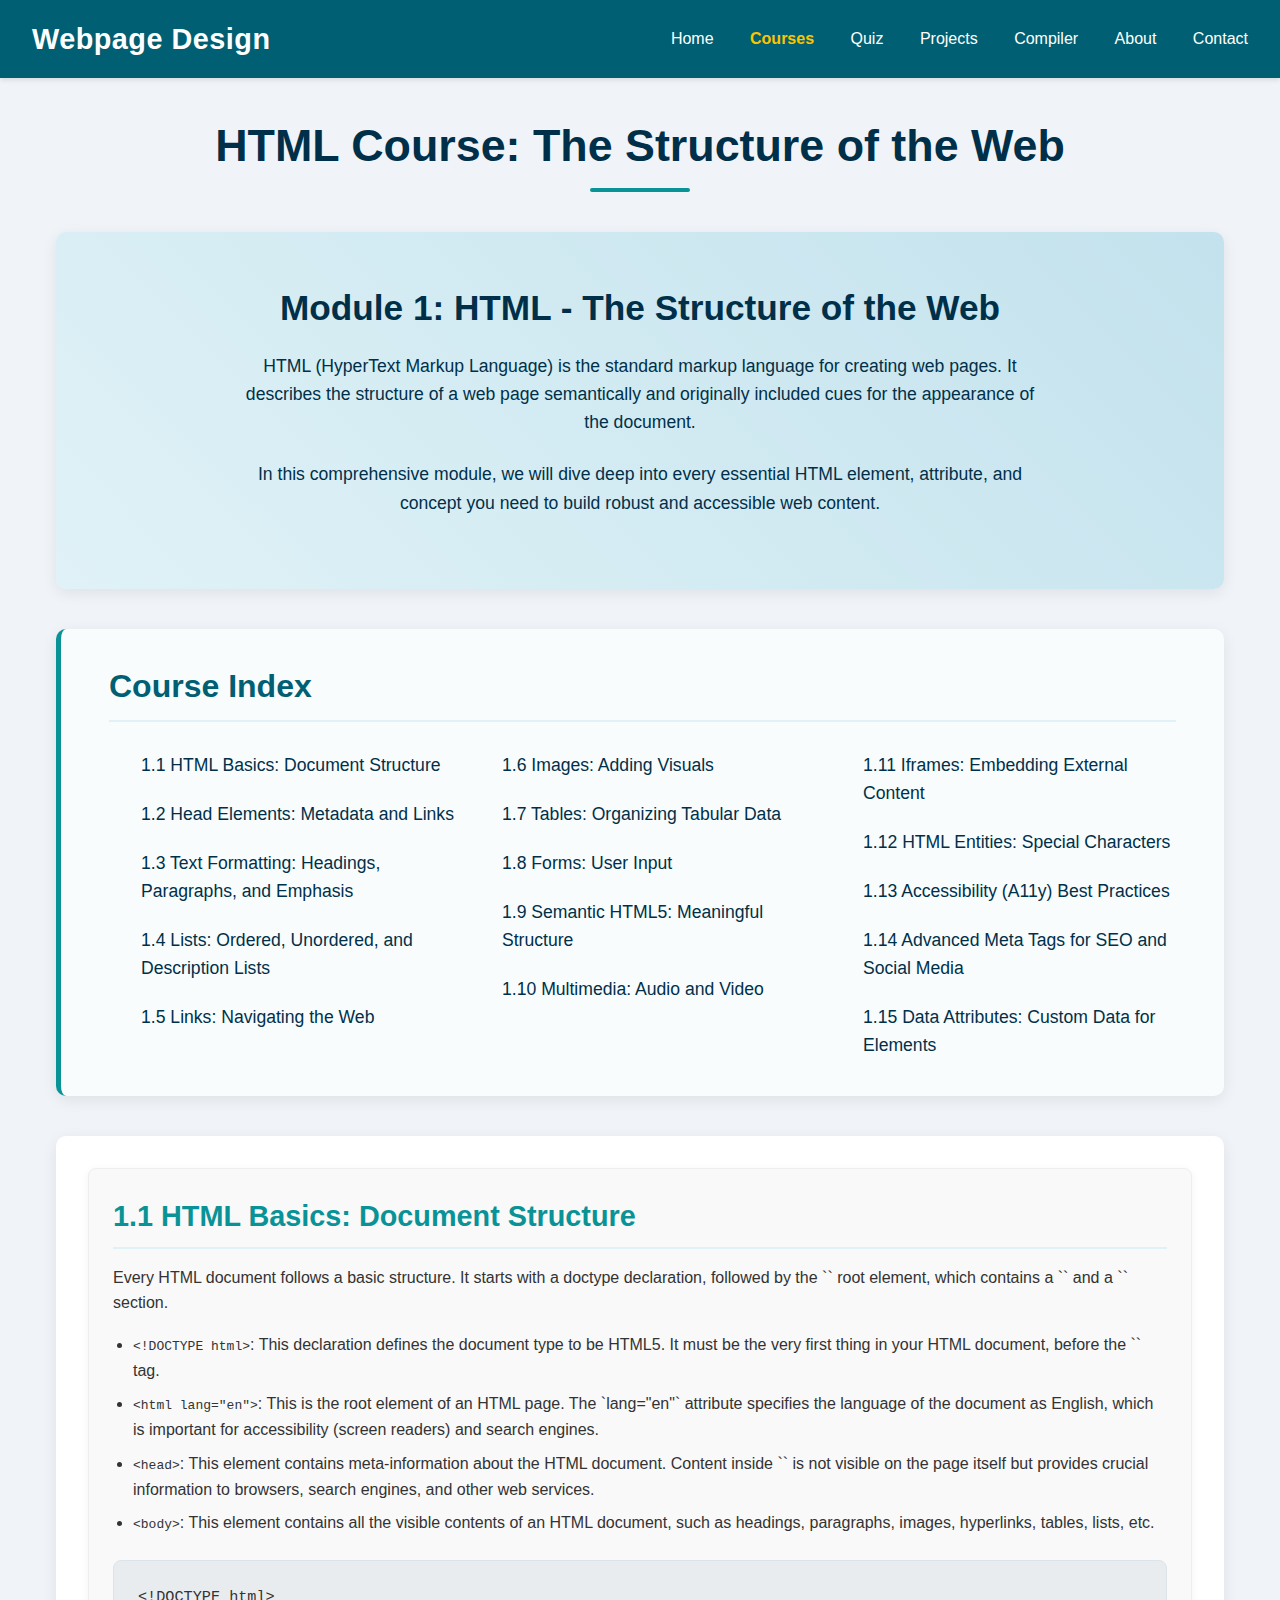
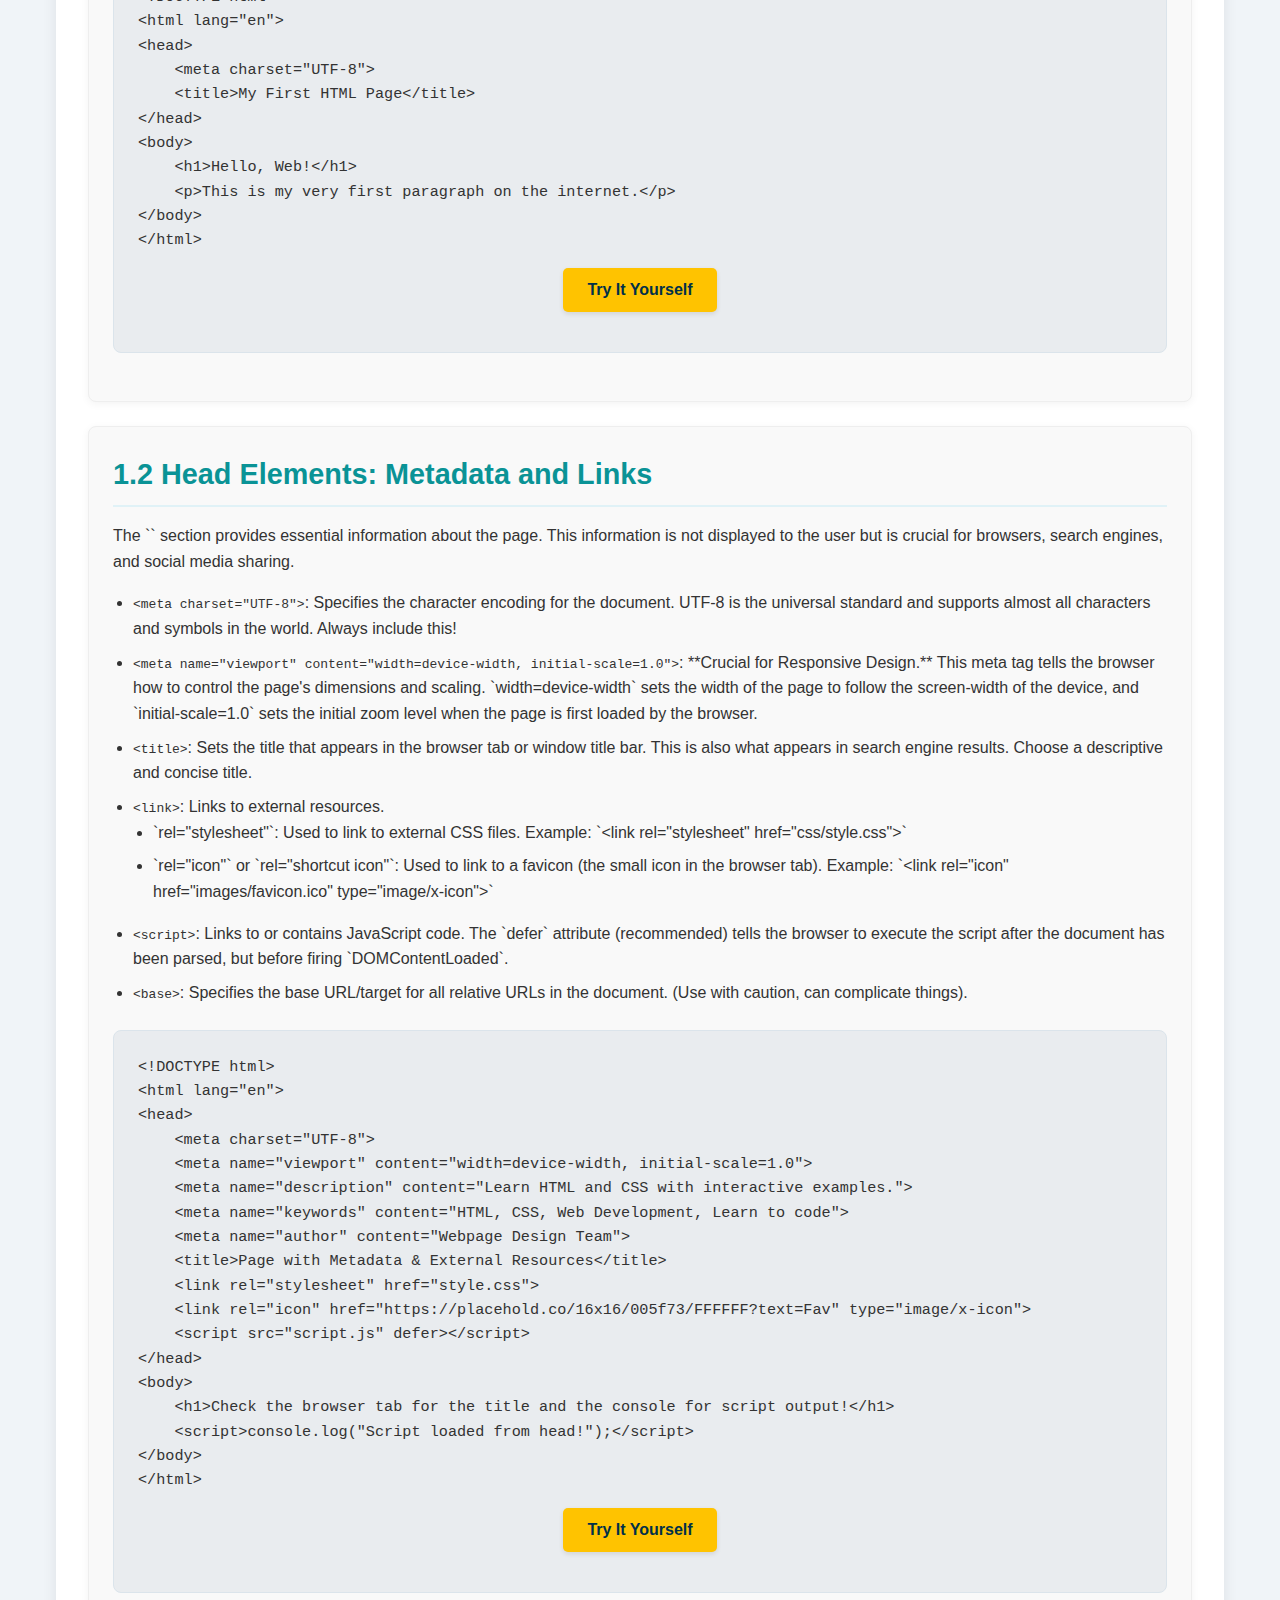
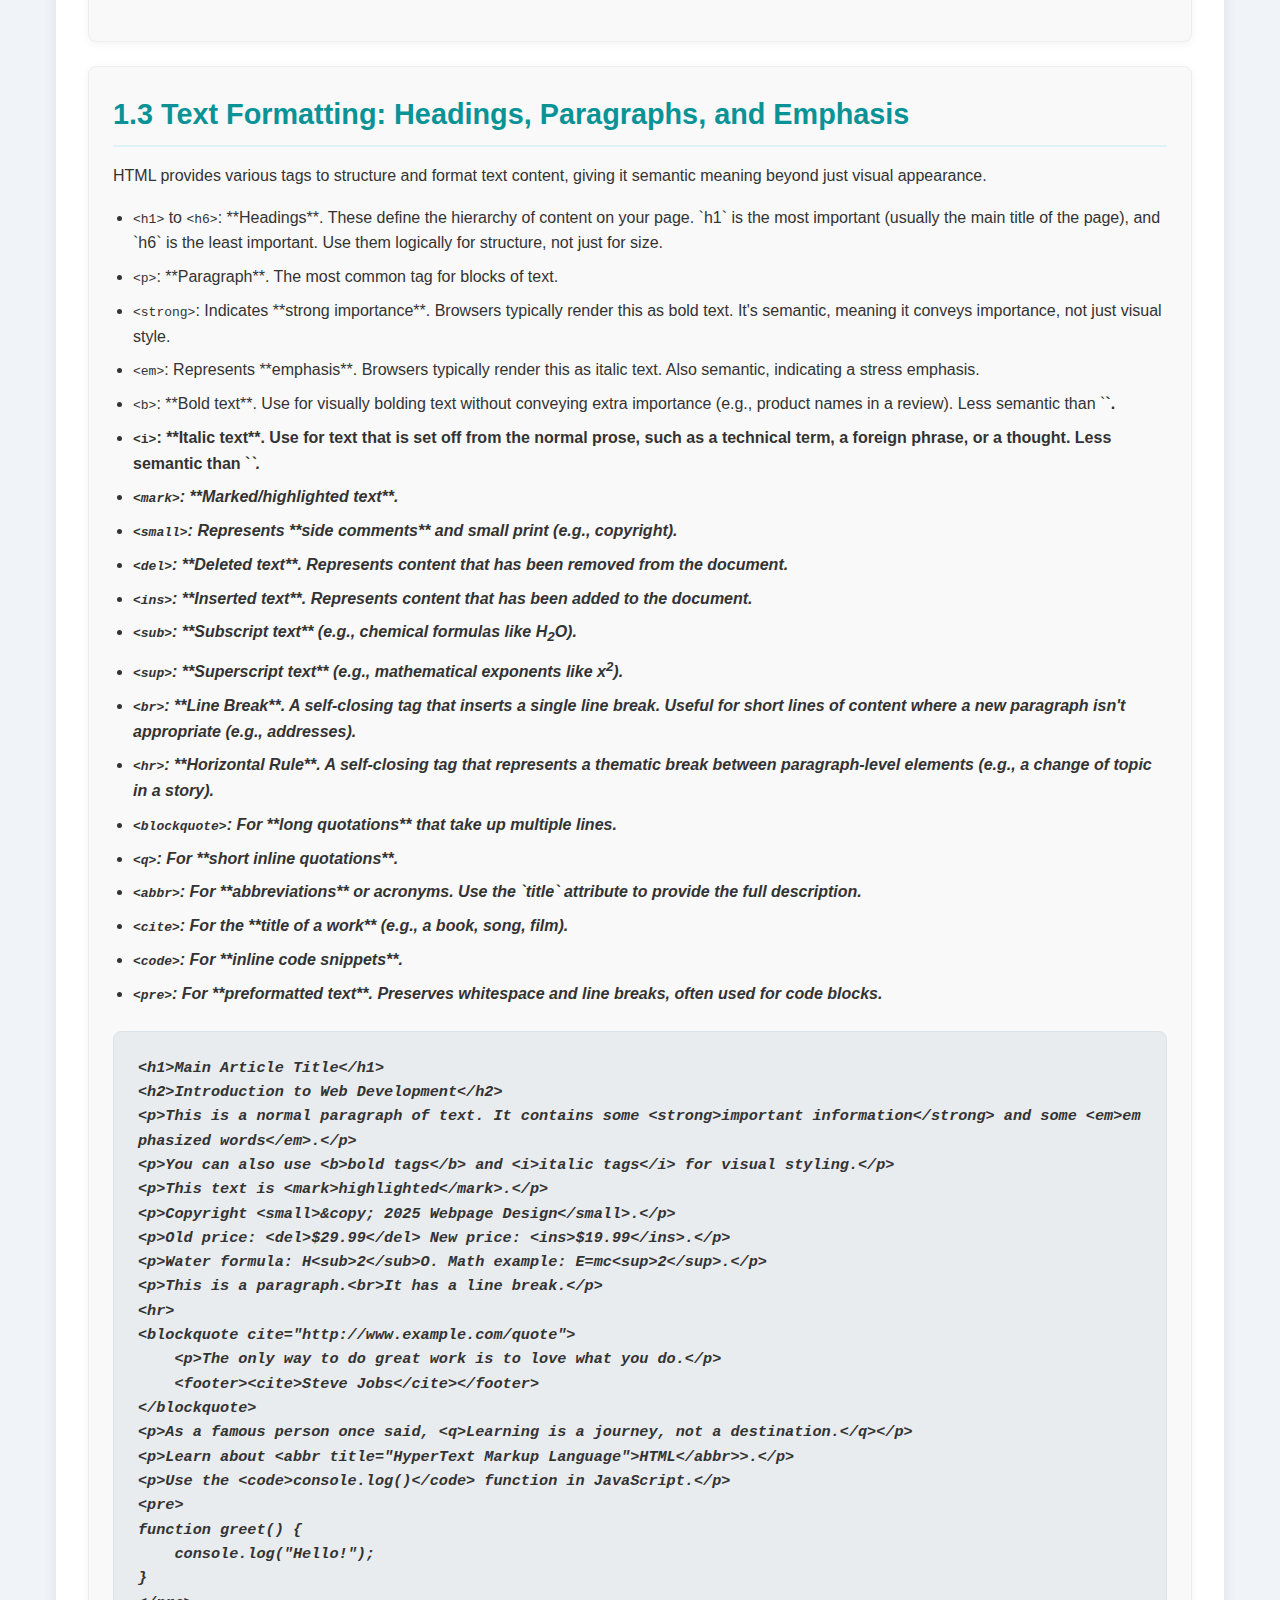
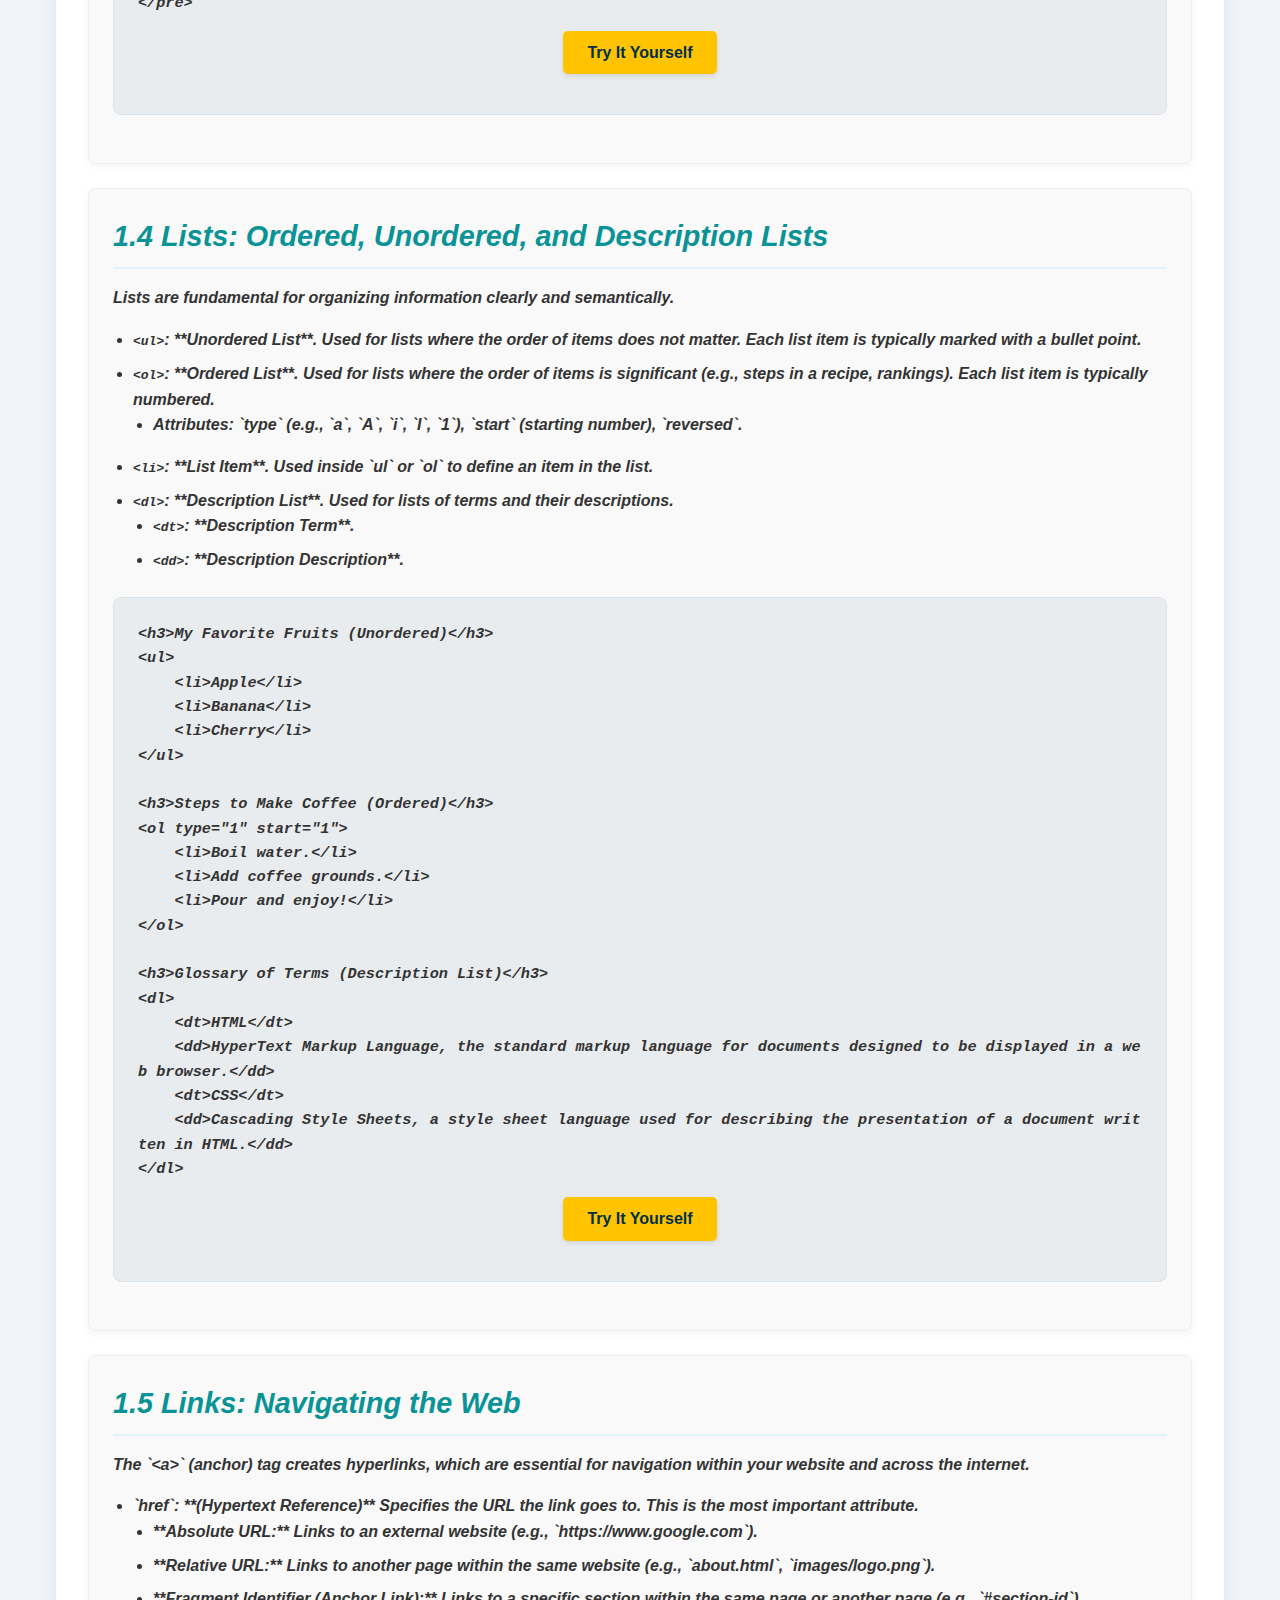
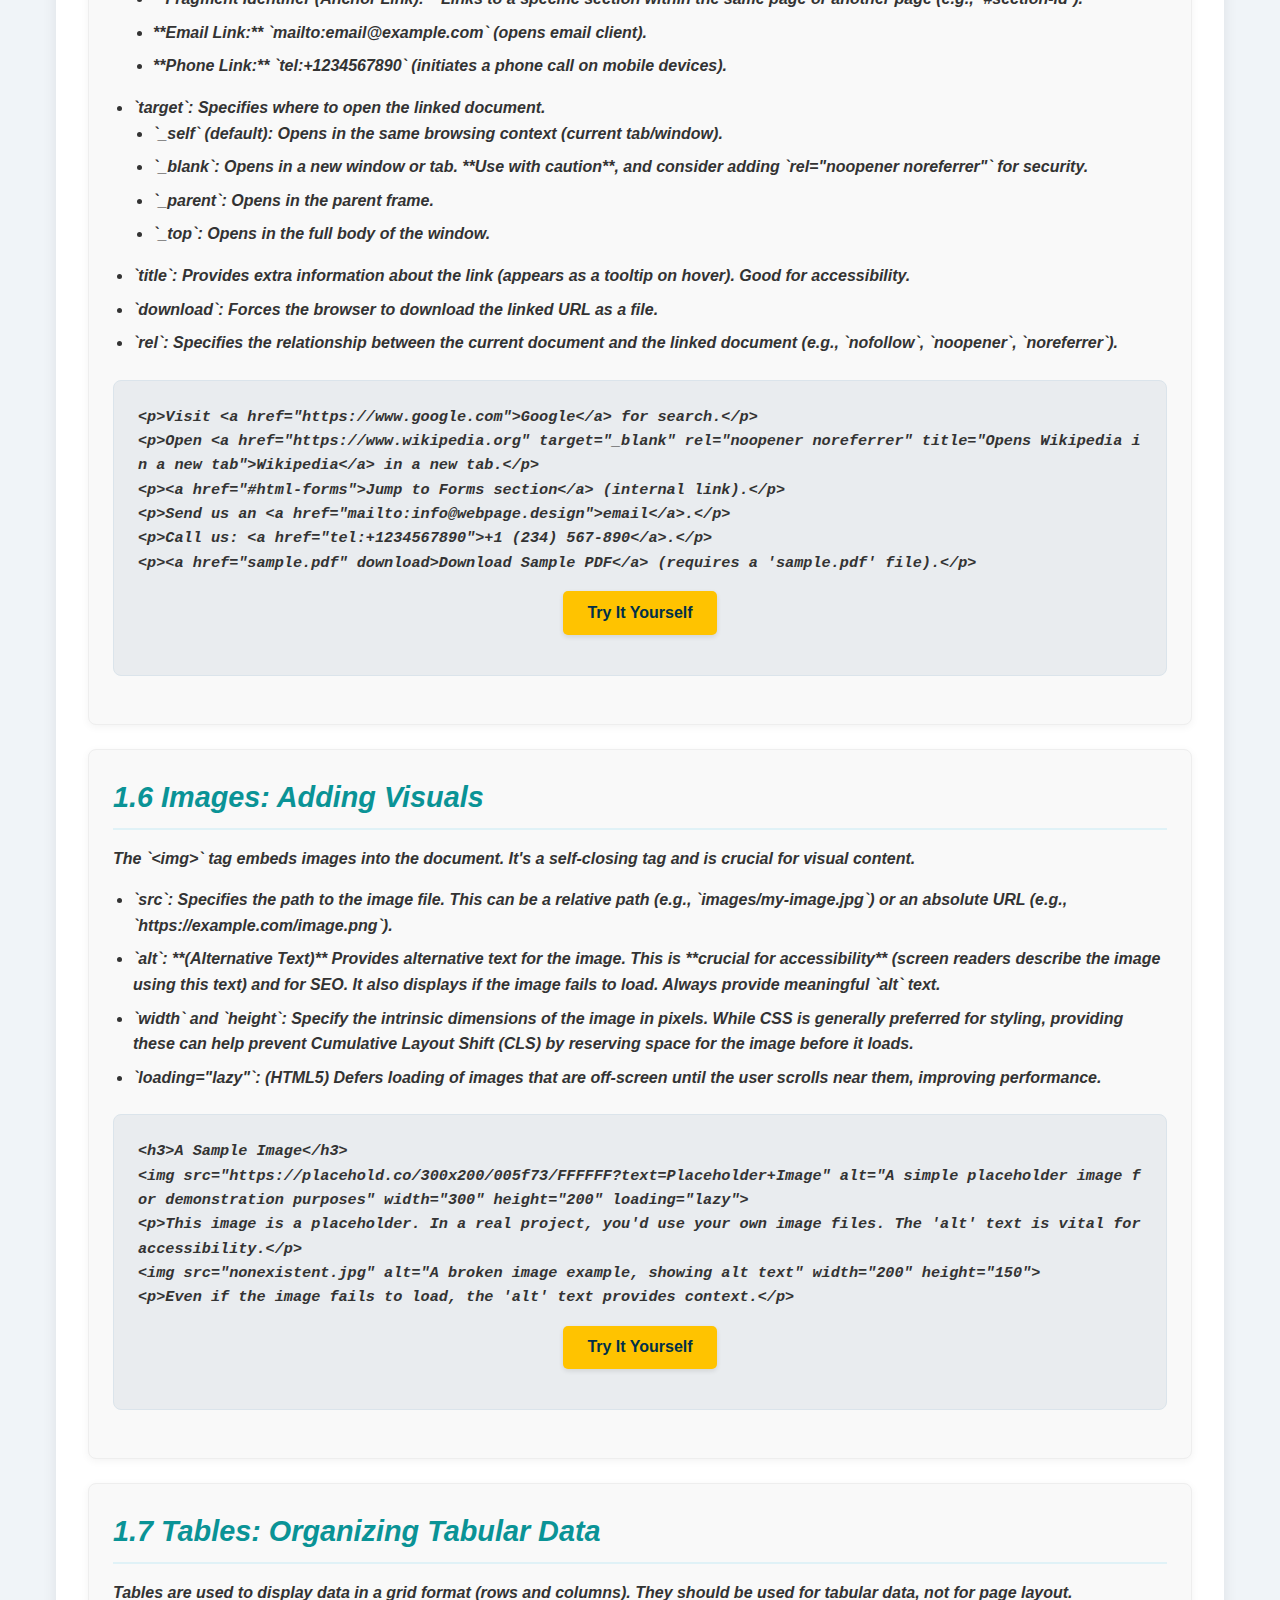
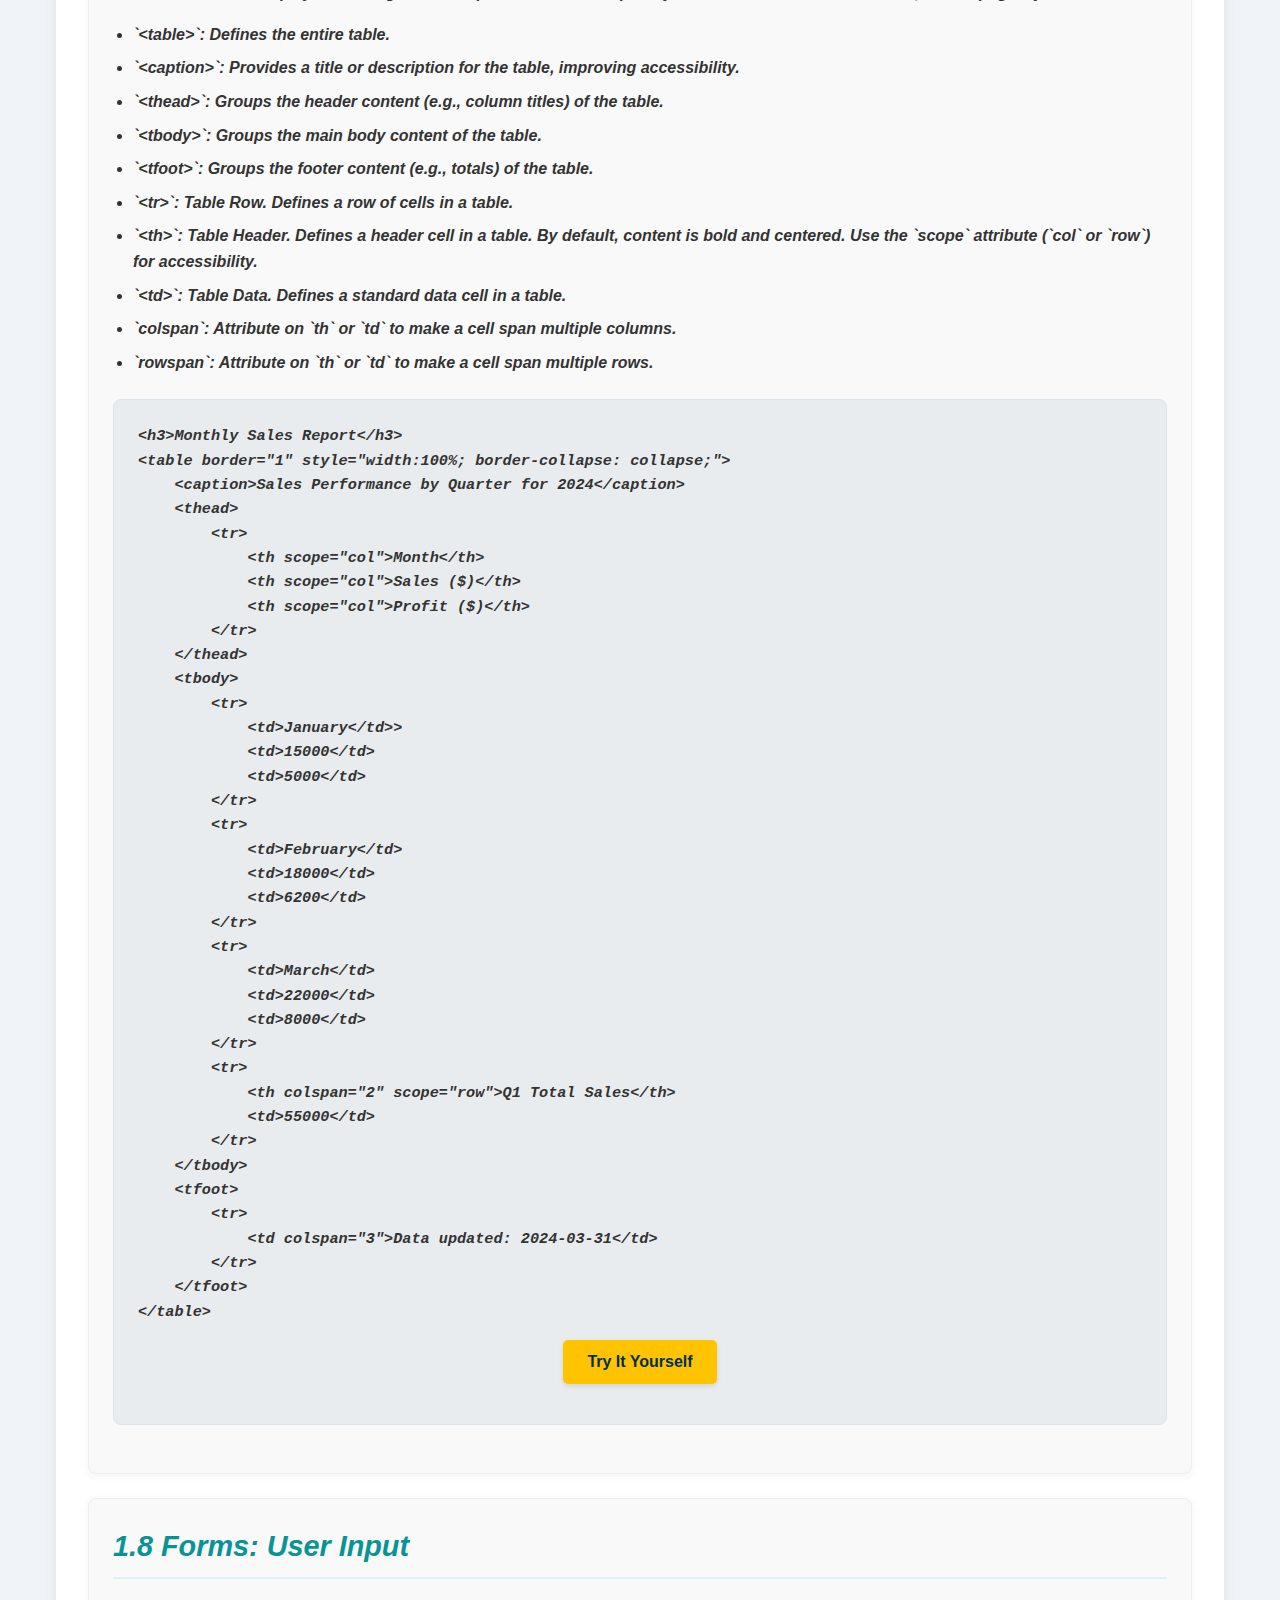
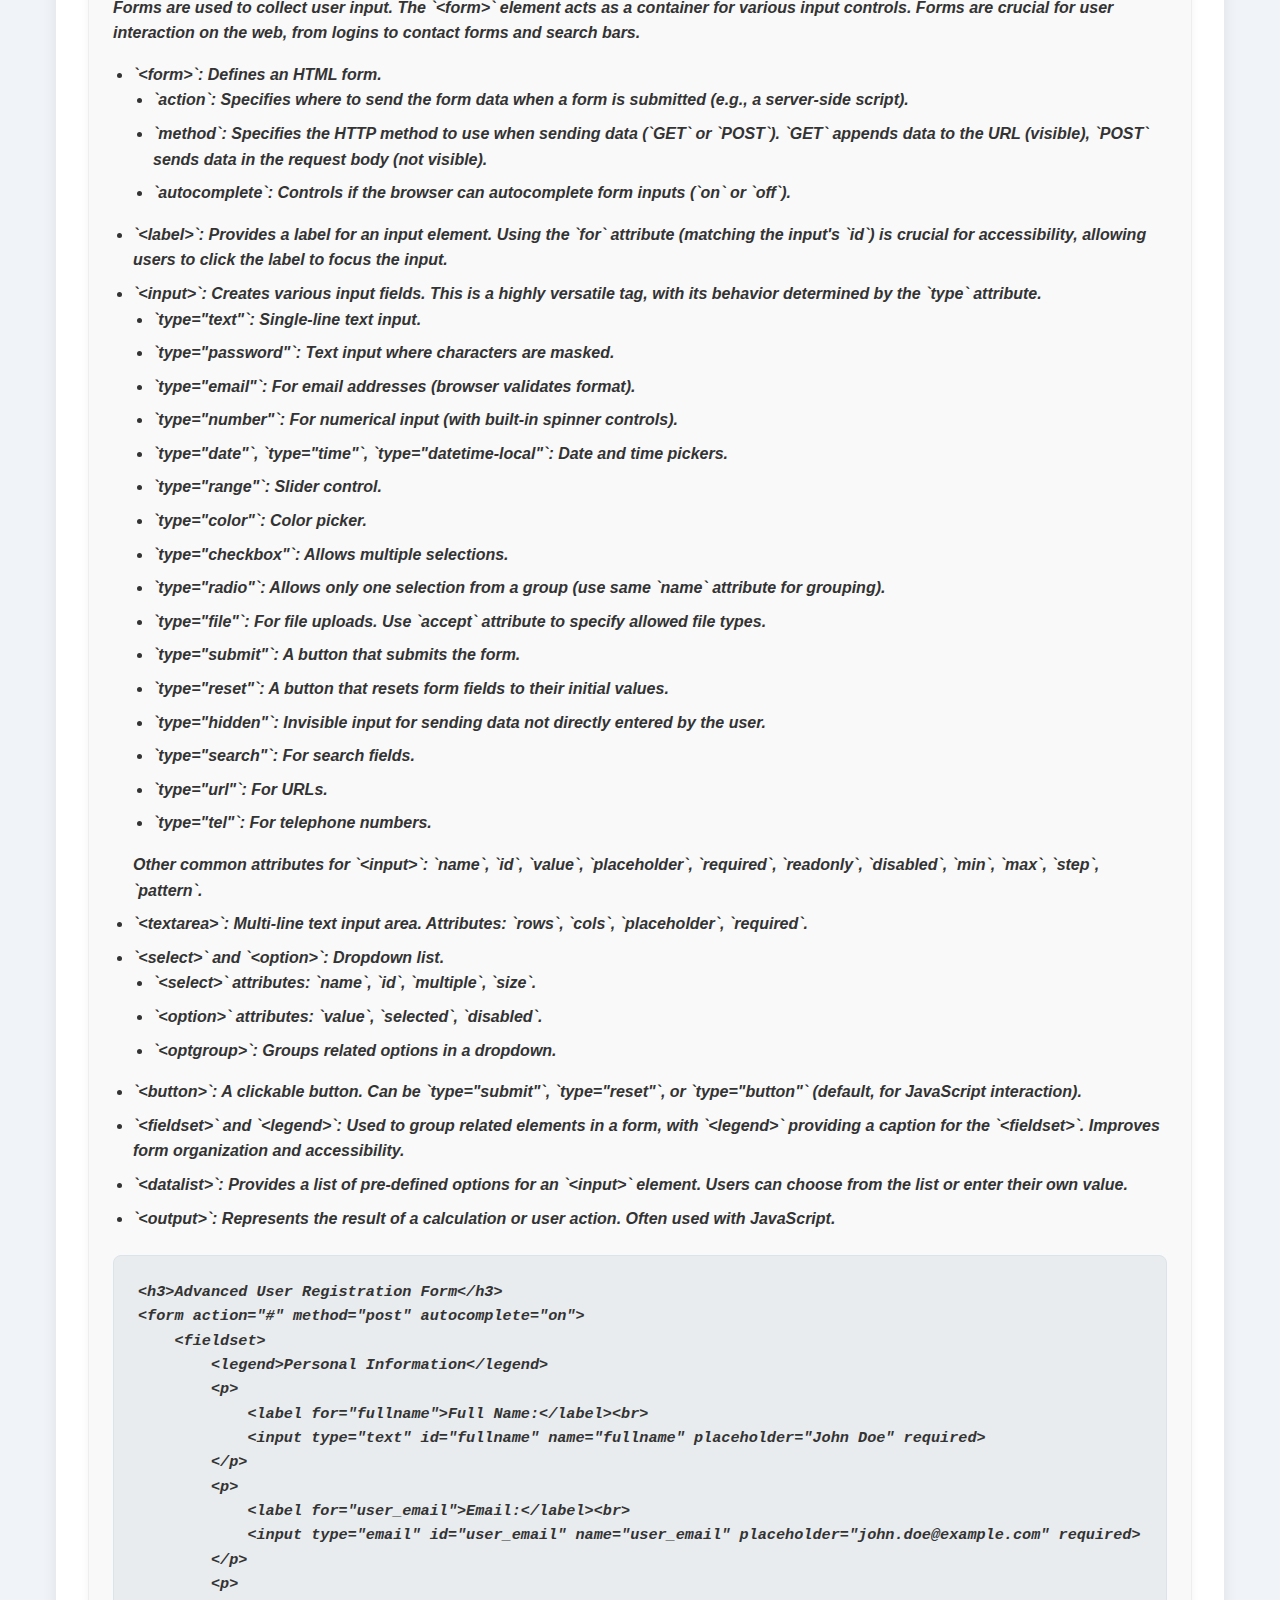
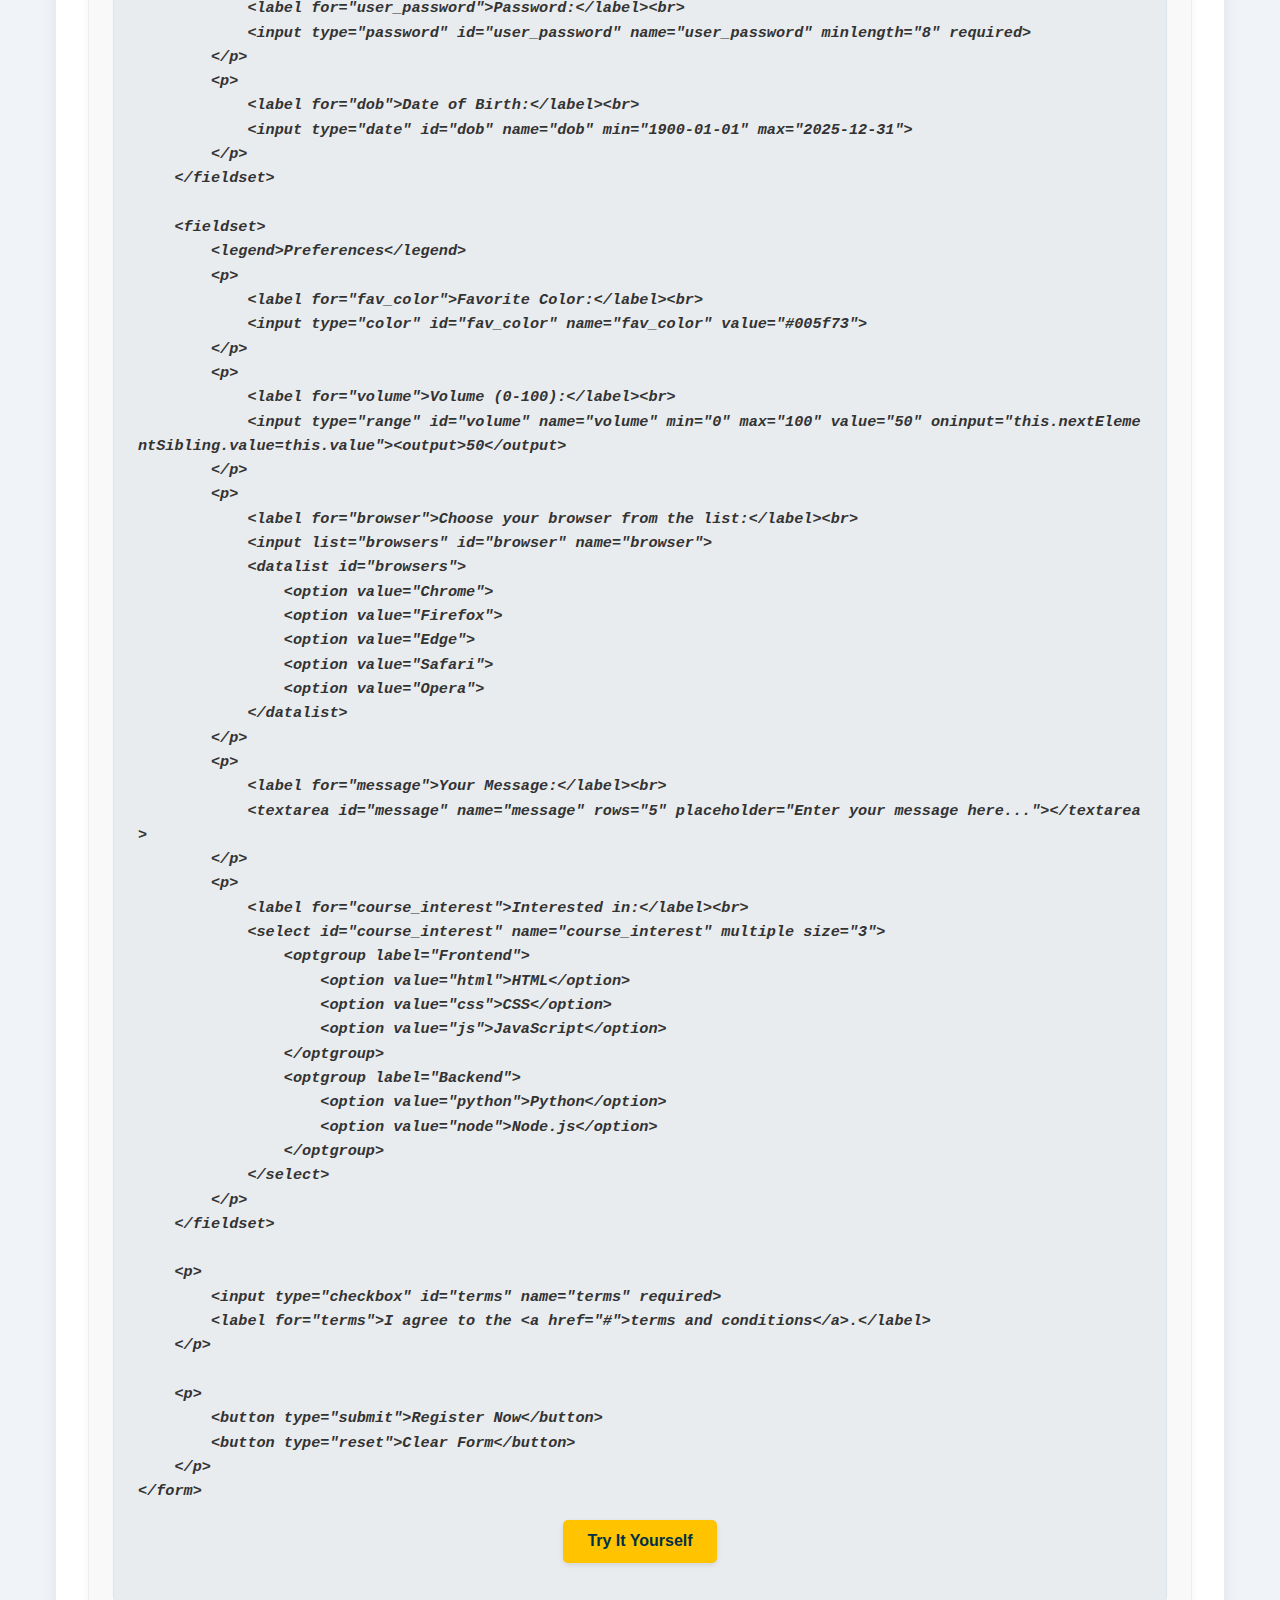
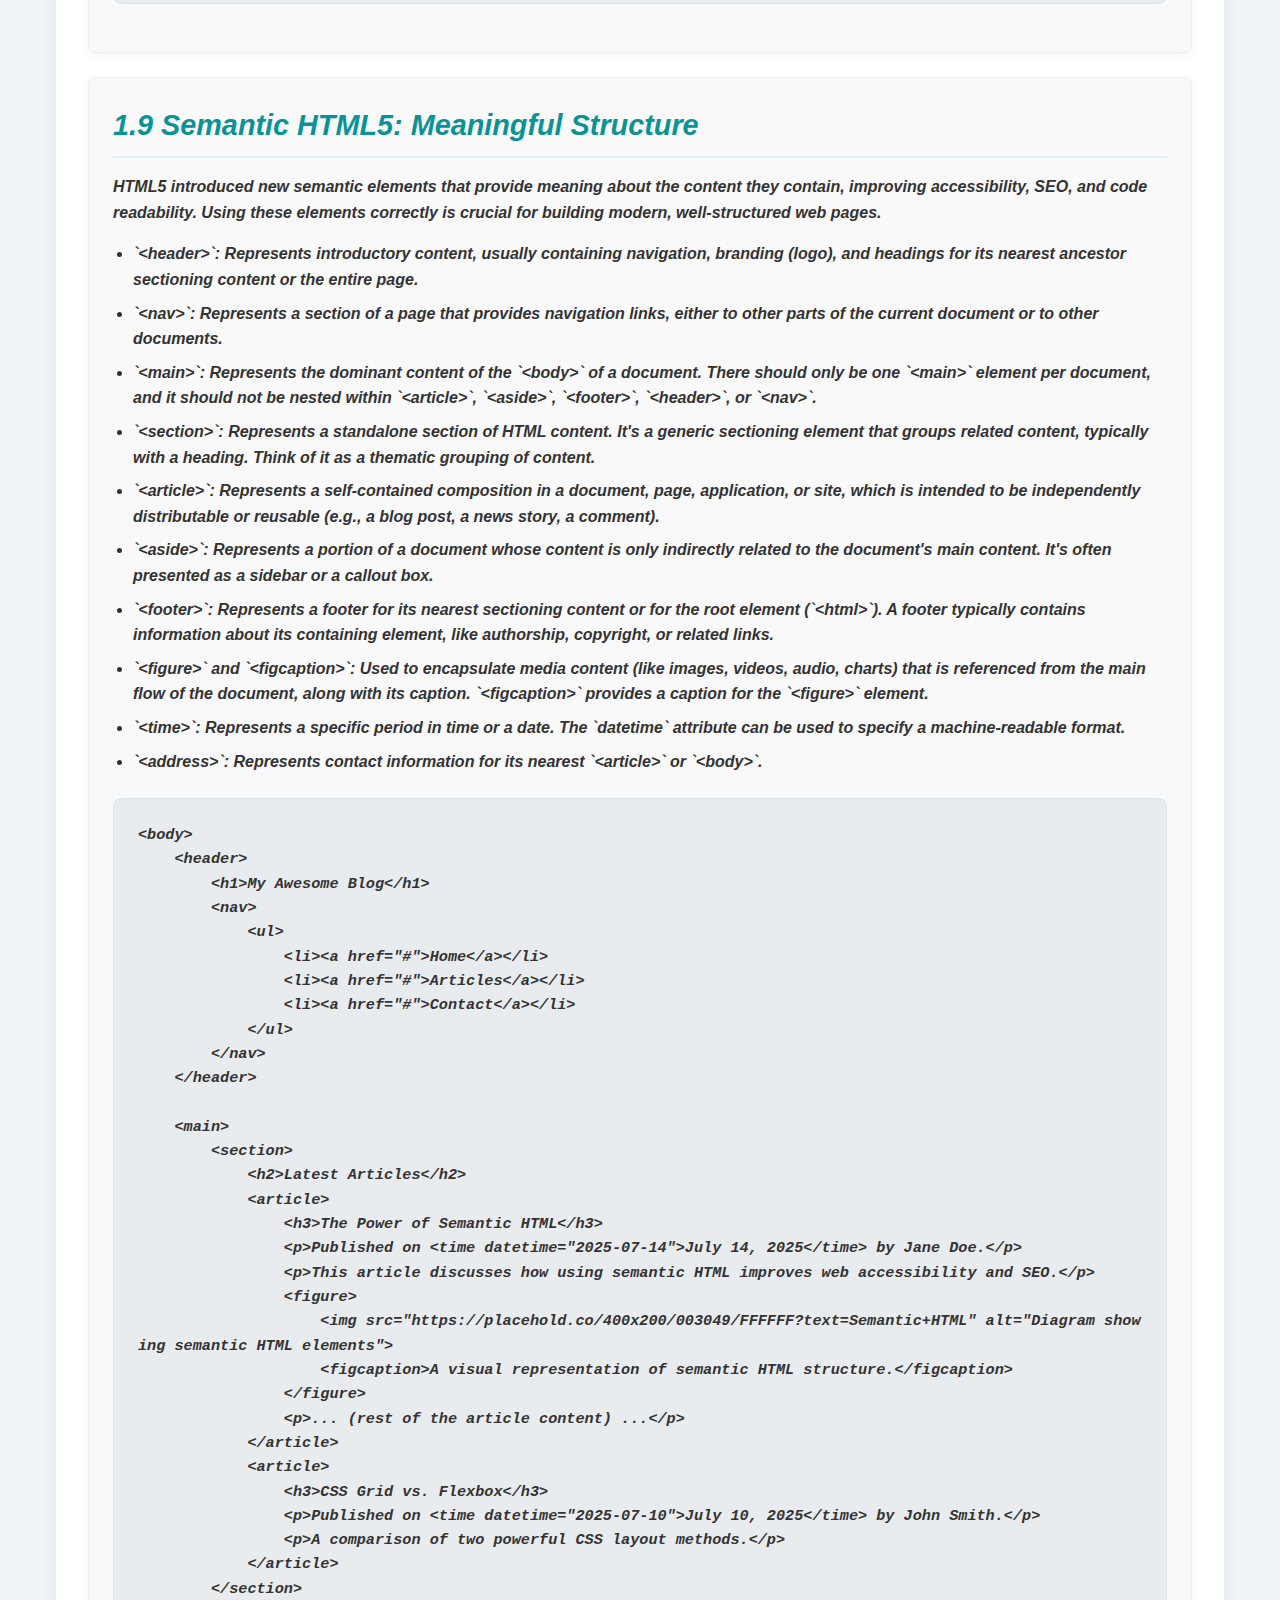
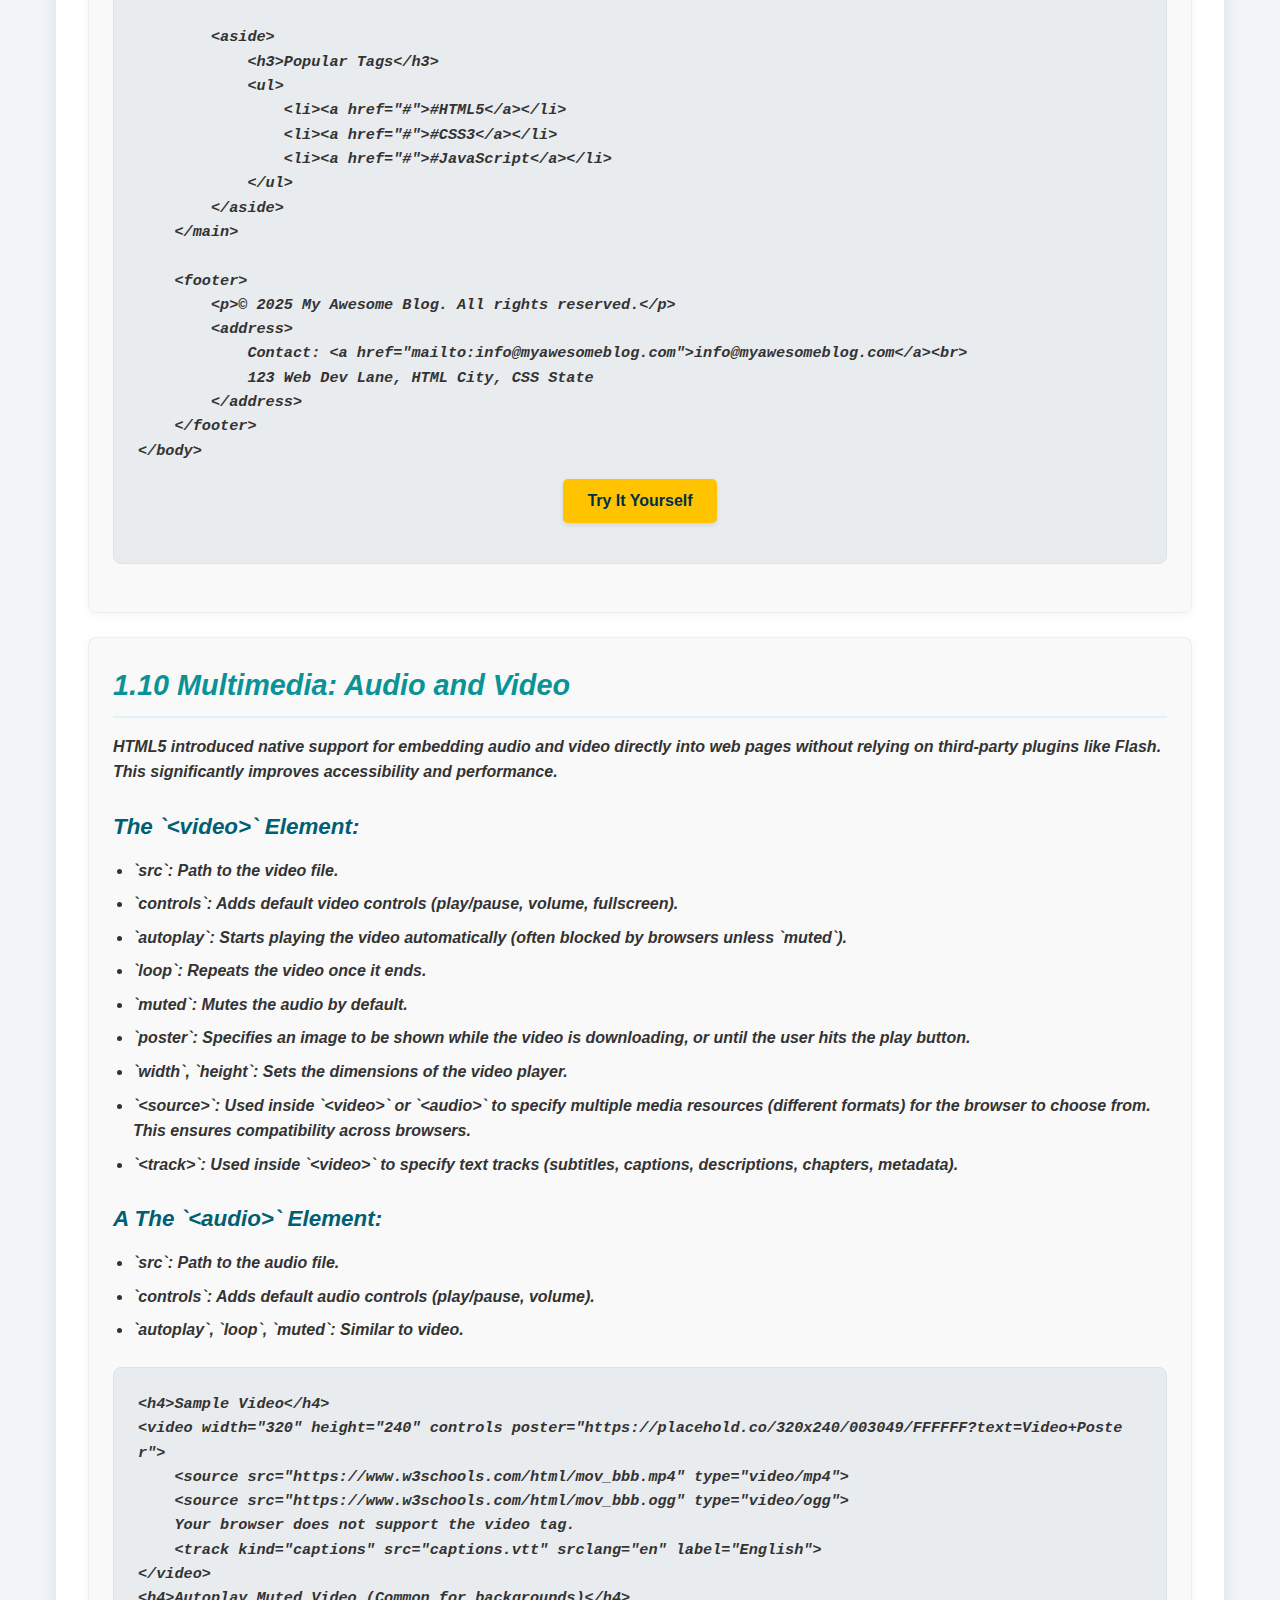
<file: html-course.html>
<!DOCTYPE html>
<html lang="en">
<head>
    <meta charset="UTF-8">
    <meta name="viewport" content="width=device-width, initial-scale=1.0">
    <title>HTML Course - Webpage Design</title>
    <link rel="stylesheet" href="css/style.css">
</head>
<body>
    <header>
        <div class="logo">Webpage Design</div>
        <nav>
            <a href="index.html">Home</a>
            <a href="courses.html" class="active">Courses</a>
            <a href="quiz.html">Quiz</a>
            <a href="projects.html">Projects</a>
            <a href="compiler.html">Compiler</a>
            <a href="about.html">About</a>
            <a href="contact.html">Contact</a>
        </nav>
    </header>

    <main>
        <h1 class="page-title">HTML Course: The Structure of the Web</h1>

        <section class="course-intro lesson-section">
            <h2>Module 1: HTML - The Structure of the Web</h2>
            <p>HTML (HyperText Markup Language) is the standard markup language for creating web pages. It describes the structure of a web page semantically and originally included cues for the appearance of the document.</p>
            <p>In this comprehensive module, we will dive deep into every essential HTML element, attribute, and concept you need to build robust and accessible web content.</p>
        </section>

        <!-- NEW: Table of Contents / Course Index -->
        <section class="lesson-section course-index">
            <h2>Course Index</h2>
            <nav class="index-nav">
                <ol>
                    <li><a href="#lesson-1-1">1.1 HTML Basics: Document Structure</a></li>
                    <li><a href="#lesson-1-2">1.2 Head Elements: Metadata and Links</a></li>
                    <li><a href="#lesson-1-3">1.3 Text Formatting: Headings, Paragraphs, and Emphasis</a></li>
                    <li><a href="#lesson-1-4">1.4 Lists: Ordered, Unordered, and Description Lists</a></li>
                    <li><a href="#lesson-1-5">1.5 Links: Navigating the Web</a></li>
                    <li><a href="#lesson-1-6">1.6 Images: Adding Visuals</a></li>
                    <li><a href="#lesson-1-7">1.7 Tables: Organizing Tabular Data</a></li>
                    <li><a href="#lesson-1-8">1.8 Forms: User Input</a></li>
                    <li><a href="#lesson-1-9">1.9 Semantic HTML5: Meaningful Structure</a></li>
                    <li><a href="#lesson-1-10">1.10 Multimedia: Audio and Video</a></li>
                    <li><a href="#lesson-1-11">1.11 Iframes: Embedding External Content</a></li>
                    <li><a href="#lesson-1-12">1.12 HTML Entities: Special Characters</a></li>
                    <li><a href="#lesson-1-13">1.13 Accessibility (A11y) Best Practices</a></li>
                    <li><a href="#lesson-1-14">1.14 Advanced Meta Tags for SEO and Social Media</a></li>
                    <li><a href="#lesson-1-15">1.15 Data Attributes: Custom Data for Elements</a></li>
                </ol>
            </nav>
        </section>

        <div class="lesson-section"> <!-- Wrap lessons in a section for consistent styling -->
            <div class="lesson" id="lesson-1-1">
                <h3>1.1 HTML Basics: Document Structure</h3>
                <p>Every HTML document follows a basic structure. It starts with a doctype declaration, followed by the `<html>` root element, which contains a `<head>` and a `<body>` section.</p>
                <ul>
                    <li><code>&lt;!DOCTYPE html&gt;</code>: This declaration defines the document type to be HTML5. It must be the very first thing in your HTML document, before the `<html>` tag.</li>
                    <li><code>&lt;html lang="en"&gt;</code>: This is the root element of an HTML page. The `lang="en"` attribute specifies the language of the document as English, which is important for accessibility (screen readers) and search engines.</li>
                    <li><code>&lt;head&gt;</code>: This element contains meta-information about the HTML document. Content inside `<head>` is not visible on the page itself but provides crucial information to browsers, search engines, and other web services.</li>
                    <li><code>&lt;body&gt;</code>: This element contains all the visible contents of an HTML document, such as headings, paragraphs, images, hyperlinks, tables, lists, etc.</li>
                </ul>
                <div class="code-example">
                    <pre><code class="language-html">&lt;!DOCTYPE html&gt;
&lt;html lang="en"&gt;
&lt;head&gt;
    &lt;meta charset="UTF-8"&gt;
    &lt;title&gt;My First HTML Page&lt;/title&gt;
&lt;/head&gt;
&lt;body&gt;
    &lt;h1&gt;Hello, Web!&lt;/h1&gt;
    &lt;p&gt;This is my very first paragraph on the internet.&lt;/p&gt;
&lt;/body&gt;
&lt;/html&gt;</code></pre>
                    <button class="try-it-btn" onclick="showExample('html-basic-structure', '&lt;h1&gt;Hello, Web!&lt;/h1&gt;&lt;p&gt;This is my very first paragraph on the internet.&lt;/p&gt;')">Try It Yourself</button>
                    <iframe id="html-basic-structure-iframe" class="code-output-iframe"></iframe>
                </div>
            </div>

            <div class="lesson" id="lesson-1-2">
                <h3>1.2 Head Elements: Metadata and Links</h3>
                <p>The `<head>` section provides essential information about the page. This information is not displayed to the user but is crucial for browsers, search engines, and social media sharing.</p>
                <ul>
                    <li><code>&lt;meta charset="UTF-8"&gt;</code>: Specifies the character encoding for the document. UTF-8 is the universal standard and supports almost all characters and symbols in the world. Always include this!</li>
                    <li><code>&lt;meta name="viewport" content="width=device-width, initial-scale=1.0"&gt;</code>: **Crucial for Responsive Design.** This meta tag tells the browser how to control the page's dimensions and scaling. `width=device-width` sets the width of the page to follow the screen-width of the device, and `initial-scale=1.0` sets the initial zoom level when the page is first loaded by the browser.</li>
                    <li><code>&lt;title&gt;</code>: Sets the title that appears in the browser tab or window title bar. This is also what appears in search engine results. Choose a descriptive and concise title.</li>
                    <li><code>&lt;link&gt;</code>: Links to external resources.
                        <ul>
                            <li>`rel="stylesheet"`: Used to link to external CSS files. Example: `&lt;link rel="stylesheet" href="css/style.css"&gt;`</li>
                            <li>`rel="icon"` or `rel="shortcut icon"`: Used to link to a favicon (the small icon in the browser tab). Example: `&lt;link rel="icon" href="images/favicon.ico" type="image/x-icon"&gt;`</li>
                        </ul>
                    </li>
                    <li><code>&lt;script&gt;</code>: Links to or contains JavaScript code. The `defer` attribute (recommended) tells the browser to execute the script after the document has been parsed, but before firing `DOMContentLoaded`.</li>
                    <li><code>&lt;base&gt;</code>: Specifies the base URL/target for all relative URLs in the document. (Use with caution, can complicate things).</li>
                </ul>
                <div class="code-example">
                    <pre><code class="language-html">&lt;!DOCTYPE html&gt;
&lt;html lang="en"&gt;
&lt;head&gt;
    &lt;meta charset="UTF-8"&gt;
    &lt;meta name="viewport" content="width=device-width, initial-scale=1.0"&gt;
    &lt;meta name="description" content="Learn HTML and CSS with interactive examples."&gt;
    &lt;meta name="keywords" content="HTML, CSS, Web Development, Learn to code"&gt;
    &lt;meta name="author" content="Webpage Design Team"&gt;
    &lt;title&gt;Page with Metadata & External Resources&lt;/title&gt;
    &lt;link rel="stylesheet" href="style.css"&gt;
    &lt;link rel="icon" href="https://placehold.co/16x16/005f73/FFFFFF?text=Fav" type="image/x-icon"&gt;
    &lt;script src="script.js" defer&gt;&lt;/script&gt;
&lt;/head&gt;
&lt;body&gt;
    &lt;h1&gt;Check the browser tab for the title and the console for script output!&lt;/h1&gt;
    &lt;script&gt;console.log("Script loaded from head!");&lt;/script&gt;
&lt;/body&gt;
&lt;/html&gt;</code></pre>
                    <button class="try-it-btn" onclick="showExample('html-head-elements', '&lt;h1&gt;This content is in the body. The title is in the tab.&lt;/h1&gt;&lt;script&gt;console.log(\'Script loaded from head!\');&lt;/script&gt;')">Try It Yourself</button>
                    <iframe id="html-head-elements-iframe" class="code-output-iframe"></iframe>
                </div>
            </div>

            <div class="lesson" id="lesson-1-3">
                <h3>1.3 Text Formatting: Headings, Paragraphs, and Emphasis</h3>
                <p>HTML provides various tags to structure and format text content, giving it semantic meaning beyond just visual appearance.</p>
                <ul>
                    <li><code>&lt;h1&gt;</code> to <code>&lt;h6&gt;</code>: **Headings**. These define the hierarchy of content on your page. `h1` is the most important (usually the main title of the page), and `h6` is the least important. Use them logically for structure, not just for size.</li>
                    <li><code>&lt;p&gt;</code>: **Paragraph**. The most common tag for blocks of text.</li>
                    <li><code>&lt;strong&gt;</code>: Indicates **strong importance**. Browsers typically render this as bold text. It's semantic, meaning it conveys importance, not just visual style.</li>
                    <li><code>&lt;em&gt;</code>: Represents **emphasis**. Browsers typically render this as italic text. Also semantic, indicating a stress emphasis.</li>
                    <li><code>&lt;b&gt;</code>: **Bold text**. Use for visually bolding text without conveying extra importance (e.g., product names in a review). Less semantic than `<strong>`.</li>
                    <li><code>&lt;i&gt;</code>: **Italic text**. Use for text that is set off from the normal prose, such as a technical term, a foreign phrase, or a thought. Less semantic than `<em>`.</li>
                    <li><code>&lt;mark&gt;</code>: **Marked/highlighted text**.</li>
                    <li><code>&lt;small&gt;</code>: Represents **side comments** and small print (e.g., copyright).</li>
                    <li><code>&lt;del&gt;</code>: **Deleted text**. Represents content that has been removed from the document.</li>
                    <li><code>&lt;ins&gt;</code>: **Inserted text**. Represents content that has been added to the document.</li>
                    <li><code>&lt;sub&gt;</code>: **Subscript text** (e.g., chemical formulas like H<sub>2</sub>O).</li>
                    <li><code>&lt;sup&gt;</code>: **Superscript text** (e.g., mathematical exponents like x<sup>2</sup>).</li>
                    <li><code>&lt;br&gt;</code>: **Line Break**. A self-closing tag that inserts a single line break. Useful for short lines of content where a new paragraph isn't appropriate (e.g., addresses).</li>
                    <li><code>&lt;hr&gt;</code>: **Horizontal Rule**. A self-closing tag that represents a thematic break between paragraph-level elements (e.g., a change of topic in a story).</li>
                    <li><code>&lt;blockquote&gt;</code>: For **long quotations** that take up multiple lines.</li>
                    <li><code>&lt;q&gt;</code>: For **short inline quotations**.</li>
                    <li><code>&lt;abbr&gt;</code>: For **abbreviations** or acronyms. Use the `title` attribute to provide the full description.</li>
                    <li><code>&lt;cite&gt;</code>: For the **title of a work** (e.g., a book, song, film).</li>
                    <li><code>&lt;code&gt;</code>: For **inline code snippets**.</li>
                    <li><code>&lt;pre&gt;</code>: For **preformatted text**. Preserves whitespace and line breaks, often used for code blocks.</li>
                </ul>
                <div class="code-example">
                    <pre><code class="language-html">&lt;h1&gt;Main Article Title&lt;/h1&gt;
&lt;h2&gt;Introduction to Web Development&lt;/h2&gt;
&lt;p&gt;This is a normal paragraph of text. It contains some &lt;strong&gt;important information&lt;/strong&gt; and some &lt;em&gt;emphasized words&lt;/em&gt;.&lt;/p&gt;
&lt;p&gt;You can also use &lt;b&gt;bold tags&lt;/b&gt; and &lt;i&gt;italic tags&lt;/i&gt; for visual styling.&lt;/p&gt;
&lt;p&gt;This text is &lt;mark&gt;highlighted&lt;/mark&gt;.&lt;/p&gt;
&lt;p&gt;Copyright &lt;small&gt;&amp;copy; 2025 Webpage Design&lt;/small&gt;.&lt;/p&gt;
&lt;p&gt;Old price: &lt;del&gt;$29.99&lt;/del&gt; New price: &lt;ins&gt;$19.99&lt;/ins&gt;.&lt;/p&gt;
&lt;p&gt;Water formula: H&lt;sub&gt;2&lt;/sub&gt;O. Math example: E=mc&lt;sup&gt;2&lt;/sup&gt;.&lt;/p&gt;
&lt;p&gt;This is a paragraph.&lt;br&gt;It has a line break.&lt;/p&gt;
&lt;hr&gt;
&lt;blockquote cite="http://www.example.com/quote"&gt;
    &lt;p&gt;The only way to do great work is to love what you do.&lt;/p&gt;
    &lt;footer&gt;&lt;cite&gt;Steve Jobs&lt;/cite&gt;&lt;/footer&gt;
&lt;/blockquote&gt;
&lt;p&gt;As a famous person once said, &lt;q&gt;Learning is a journey, not a destination.&lt;/q&gt;&lt;/p&gt;
&lt;p&gt;Learn about &lt;abbr title="HyperText Markup Language"&gt;HTML&lt;/abbr>&gt;.&lt;/p&gt;
&lt;p&gt;Use the &lt;code&gt;console.log()&lt;/code&gt; function in JavaScript.&lt;/p&gt;
&lt;pre&gt;
function greet() {
    console.log("Hello!");
}
&lt;/pre&gt;</code></pre>
                    <button class="try-it-btn" onclick="showExample('html-text-formatting', '&lt;h1&gt;Main Article Title&lt;/h1&gt;&lt;h2&gt;Introduction to Web Development&lt;/h2&gt;&lt;p&gt;This is a normal paragraph of text. It contains some &lt;strong&gt;important information&lt;/strong&gt; and some &lt;em&gt;emphasized words&lt;/em&gt;.&lt;/p&gt;&lt;p&gt;You can also use &lt;b&gt;bold tags&lt;/b&gt; and &lt;i&gt;italic tags&lt;/i&gt; for visual styling.&lt;/p&gt;&lt;p&gt;This text is &lt;mark&gt;highlighted&lt;/mark&gt;.&lt;/p&gt;&lt;p&gt;Copyright &lt;small&gt;&amp;copy; 2025 Webpage Design&lt;/small&gt;.&lt;/p&gt;&lt;p&gt;Old price: &lt;del&gt;$29.99&lt;/del&gt; New price: &lt;ins&gt;$19.99&lt;/ins&gt;.&lt;/p&gt;&lt;p&gt;Water formula: H&lt;sub&gt;2&lt;/sub&gt;O. Math example: E=mc&lt;sup&gt;2&lt;/sup&gt;.&lt;/p&gt;&lt;p&gt;This is a paragraph.&lt;br&gt;It has a line break.&lt;/p&gt;&lt;hr&gt;&lt;blockquote cite=&quot;http://www.example.com/quote&quot;&gt;&lt;p&gt;The only way to do great work is to love what you do.&lt;/p&gt;&lt;footer&gt;&lt;cite&gt;Steve Jobs&lt;/cite&gt;&lt;/footer&gt;&lt;/blockquote&gt;&lt;p&gt;As a famous person once said, &lt;q&gt;Learning is a journey, not a destination.&lt;/q&gt;&lt;/p&gt;&lt;p&gt;Learn about &lt;abbr title=&quot;HyperText Markup Language&quot;&gt;HTML&lt;/abbr&gt;.&lt;/p&gt;&lt;p&gt;Use the &lt;code&gt;console.log()&lt;/code&gt; function in JavaScript.&lt;/p&gt;&lt;pre&gt;function greet() {\n    console.log(&quot;Hello!&quot;);\n}&lt;/pre&gt;')">Try It Yourself</button>
                    <iframe id="html-text-formatting-iframe" class="code-output-iframe"></iframe>
                </div>
            </div>

            <div class="lesson" id="lesson-1-4">
                <h3>1.4 Lists: Ordered, Unordered, and Description Lists</h3>
                <p>Lists are fundamental for organizing information clearly and semantically.</p>
                <ul>
                    <li><code>&lt;ul&gt;</code>: **Unordered List**. Used for lists where the order of items does not matter. Each list item is typically marked with a bullet point.</li>
                    <li><code>&lt;ol&gt;</code>: **Ordered List**. Used for lists where the order of items is significant (e.g., steps in a recipe, rankings). Each list item is typically numbered.
                        <ul>
                            <li>Attributes: `type` (e.g., `a`, `A`, `i`, `I`, `1`), `start` (starting number), `reversed`.</li>
                        </ul>
                    </li>
                    <li><code>&lt;li&gt;</code>: **List Item**. Used inside `ul` or `ol` to define an item in the list.</li>
                    <li><code>&lt;dl&gt;</code>: **Description List**. Used for lists of terms and their descriptions.
                        <ul>
                            <li><code>&lt;dt&gt;</code>: **Description Term**.</li>
                            <li><code>&lt;dd&gt;</code>: **Description Description**.</li>
                        </ul>
                    </li>
                </ul>
                <div class="code-example">
                    <pre><code class="language-html">&lt;h3&gt;My Favorite Fruits (Unordered)&lt;/h3&gt;
&lt;ul&gt;
    &lt;li&gt;Apple&lt;/li&gt;
    &lt;li&gt;Banana&lt;/li&gt;
    &lt;li&gt;Cherry&lt;/li&gt;
&lt;/ul&gt;

&lt;h3&gt;Steps to Make Coffee (Ordered)&lt;/h3&gt;
&lt;ol type="1" start="1"&gt;
    &lt;li&gt;Boil water.&lt;/li&gt;
    &lt;li&gt;Add coffee grounds.&lt;/li&gt;
    &lt;li&gt;Pour and enjoy!&lt;/li&gt;
&lt;/ol&gt;

&lt;h3&gt;Glossary of Terms (Description List)&lt;/h3&gt;
&lt;dl&gt;
    &lt;dt&gt;HTML&lt;/dt&gt;
    &lt;dd&gt;HyperText Markup Language, the standard markup language for documents designed to be displayed in a web browser.&lt;/dd&gt;
    &lt;dt&gt;CSS&lt;/dt&gt;
    &lt;dd&gt;Cascading Style Sheets, a style sheet language used for describing the presentation of a document written in HTML.&lt;/dd&gt;
&lt;/dl&gt;</code></pre>
                    <button class="try-it-btn" onclick="showExample('html-lists', '&lt;h3&gt;My Favorite Fruits (Unordered)&lt;/h3&gt;&lt;ul&gt;&lt;li&gt;Apple&lt;/li&gt;&lt;li&gt;Banana&lt;/li&gt;&lt;li&gt;Cherry&lt;/li&gt;&lt;/ul&gt;&lt;h3&gt;Steps to Make Coffee (Ordered)&lt;/h3&gt;&lt;ol type=&quot;1&quot; start=&quot;1&quot;&gt;&lt;li&gt;Boil water.&lt;/li&gt;&lt;li&gt;Add coffee grounds.&lt;/li&gt;&lt;li&gt;Pour and enjoy!&lt;/li&gt;&lt;/ol&gt;&lt;h3&gt;Glossary of Terms (Description List)&lt;/h3&gt;&lt;dl&gt;&lt;dt&gt;HTML&lt;/dt&gt;&lt;dd&gt;HyperText Markup Language, the standard markup language for documents designed to be displayed in a web browser.&lt;/dd&gt;&lt;dt&gt;CSS&lt;/dt&gt;&lt;dd&gt;Cascading Style Sheets, a style sheet language used for describing the presentation of a document written in HTML.&lt;/dd&gt;&lt;/dl&gt;')">Try It Yourself</button>
                    <iframe id="html-lists-iframe" class="code-output-iframe"></iframe>
                </div>
            </div>

            <div class="lesson" id="lesson-1-5">
                <h3>1.5 Links: Navigating the Web</h3>
                <p>The `&lt;a&gt;` (anchor) tag creates hyperlinks, which are essential for navigation within your website and across the internet.</p>
                <ul>
                    <li>`href`: **(Hypertext Reference)** Specifies the URL the link goes to. This is the most important attribute.
                        <ul>
                            <li>**Absolute URL:** Links to an external website (e.g., `https://www.google.com`).</li>
                            <li>**Relative URL:** Links to another page within the same website (e.g., `about.html`, `images/logo.png`).</li>
                            <li>**Fragment Identifier (Anchor Link):** Links to a specific section within the same page or another page (e.g., `#section-id`).</li>
                            <li>**Email Link:** `mailto:email@example.com` (opens email client).</li>
                            <li>**Phone Link:** `tel:+1234567890` (initiates a phone call on mobile devices).</li>
                        </ul>
                    </li>
                    <li>`target`: Specifies where to open the linked document.
                        <ul>
                            <li>`_self` (default): Opens in the same browsing context (current tab/window).</li>
                            <li>`_blank`: Opens in a new window or tab. **Use with caution**, and consider adding `rel="noopener noreferrer"` for security.</li>
                            <li>`_parent`: Opens in the parent frame.</li>
                            <li>`_top`: Opens in the full body of the window.</li>
                        </ul>
                    </li>
                    <li>`title`: Provides extra information about the link (appears as a tooltip on hover). Good for accessibility.</li>
                    <li>`download`: Forces the browser to download the linked URL as a file.</li>
                    <li>`rel`: Specifies the relationship between the current document and the linked document (e.g., `nofollow`, `noopener`, `noreferrer`).</li>
                </ul>
                <div class="code-example">
                    <pre><code class="language-html">&lt;p&gt;Visit &lt;a href="https://www.google.com"&gt;Google&lt;/a&gt; for search.&lt;/p&gt;
&lt;p&gt;Open &lt;a href="https://www.wikipedia.org" target="_blank" rel="noopener noreferrer" title="Opens Wikipedia in a new tab"&gt;Wikipedia&lt;/a&gt; in a new tab.&lt;/p&gt;
&lt;p&gt;&lt;a href="#html-forms"&gt;Jump to Forms section&lt;/a&gt; (internal link).&lt;/p&gt;
&lt;p&gt;Send us an &lt;a href="mailto:info@webpage.design"&gt;email&lt;/a&gt;.&lt;/p&gt;
&lt;p&gt;Call us: &lt;a href="tel:+1234567890"&gt;+1 (234) 567-890&lt;/a&gt;.&lt;/p&gt;
&lt;p&gt;&lt;a href="sample.pdf" download&gt;Download Sample PDF&lt;/a&gt; (requires a 'sample.pdf' file).&lt;/p&gt;</code></pre>
                    <button class="try-it-btn" onclick="showExample('html-links', '&lt;p&gt;Visit &lt;a href=&quot;https://www.google.com&quot; target=&quot;_blank&quot;&gt;Google&lt;/a&gt; for search.&lt;/p&gt;&lt;p&gt;Open &lt;a href=&quot;https://www.wikipedia.org&quot; target=&quot;_blank&quot; rel=&quot;noopener noreferrer&quot; title=&quot;Opens Wikipedia in a new tab&quot;&gt;Wikipedia&lt;/a&gt; in a new tab.&lt;/p&gt;&lt;p&gt;&lt;a href=&quot;#&quot;&gt;Internal link example&lt;/a&gt;&lt;/p&gt;&lt;p&gt;Send us an &lt;a href=&quot;mailto:info@example.com&quot;&gt;email&lt;/a&gt;.&lt;/p&gt;&lt;p&gt;Call us: &lt;a href=&quot;tel:+1234567890&quot;&gt;+1 (234) 567-890&lt;/a&gt;.&lt;/p&gt;&lt;p&gt;&lt;a href=&quot;#&quot; download&gt;Download Sample File&lt;/a&gt;&lt;/p&gt;')">Try It Yourself</button>
                    <iframe id="html-links-iframe" class="code-output-iframe"></iframe>
                </div>
            </div>

            <div class="lesson" id="lesson-1-6">
                <h3>1.6 Images: Adding Visuals</h3>
                <p>The `&lt;img&gt;` tag embeds images into the document. It's a self-closing tag and is crucial for visual content.</p>
                <ul>
                    <li>`src`: Specifies the path to the image file. This can be a relative path (e.g., `images/my-image.jpg`) or an absolute URL (e.g., `https://example.com/image.png`).</li>
                    <li>`alt`: **(Alternative Text)** Provides alternative text for the image. This is **crucial for accessibility** (screen readers describe the image using this text) and for SEO. It also displays if the image fails to load. Always provide meaningful `alt` text.</li>
                    <li>`width` and `height`: Specify the intrinsic dimensions of the image in pixels. While CSS is generally preferred for styling, providing these can help prevent Cumulative Layout Shift (CLS) by reserving space for the image before it loads.</li>
                    <li>`loading="lazy"`: (HTML5) Defers loading of images that are off-screen until the user scrolls near them, improving performance.</li>
                </ul>
                <div class="code-example">
                    <pre><code class="language-html">&lt;h3&gt;A Sample Image&lt;/h3&gt;
&lt;img src="https://placehold.co/300x200/005f73/FFFFFF?text=Placeholder+Image" alt="A simple placeholder image for demonstration purposes" width="300" height="200" loading="lazy"&gt;
&lt;p&gt;This image is a placeholder. In a real project, you'd use your own image files. The 'alt' text is vital for accessibility.&lt;/p&gt;
&lt;img src="nonexistent.jpg" alt="A broken image example, showing alt text" width="200" height="150"&gt;
&lt;p&gt;Even if the image fails to load, the 'alt' text provides context.&lt;/p&gt;</code></pre>
                    <button class="try-it-btn" onclick="showExample('html-images', '&lt;h3&gt;A Sample Image&lt;/h3&gt;&lt;img src=&quot;https://placehold.co/300x200/0a9396/FFFFFF?text=Image+Example&quot; alt=&quot;A placeholder image for demonstration&quot; width=&quot;300&quot; height=&quot;200&quot;&gt;&lt;p&gt;This image is a placeholder.&lt;/p&gt;&lt;img src=&quot;nonexistent.jpg&quot; alt=&quot;A broken image example, showing alt text&quot; width=&quot;200&quot; height=&quot;150&quot;&gt;&lt;p&gt;Even if the image fails to load, the &apos;alt&apos; text provides context.&lt;/p&gt;')">Try It Yourself</button>
                    <iframe id="html-images-iframe" class="code-output-iframe"></iframe>
                </div>
            </div>

            <div class="lesson" id="lesson-1-7">
                <h3>1.7 Tables: Organizing Tabular Data</h3>
                <p>Tables are used to display data in a grid format (rows and columns). They should be used for tabular data, not for page layout.</p>
                <ul>
                    <li>`&lt;table&gt;`: Defines the entire table.</li>
                    <li>`&lt;caption&gt;`: Provides a title or description for the table, improving accessibility.</li>
                    <li>`&lt;thead&gt;`: Groups the header content (e.g., column titles) of the table.</li>
                    <li>`&lt;tbody&gt;`: Groups the main body content of the table.</li>
                    <li>`&lt;tfoot&gt;`: Groups the footer content (e.g., totals) of the table.</li>
                    <li>`&lt;tr&gt;`: Table Row. Defines a row of cells in a table.</li>
                    <li>`&lt;th&gt;`: Table Header. Defines a header cell in a table. By default, content is bold and centered. Use the `scope` attribute (`col` or `row`) for accessibility.</li>
                    <li>`&lt;td&gt;`: Table Data. Defines a standard data cell in a table.</li>
                    <li>`colspan`: Attribute on `th` or `td` to make a cell span multiple columns.</li>
                    <li>`rowspan`: Attribute on `th` or `td` to make a cell span multiple rows.</li>
                </ul>
                <div class="code-example">
                    <pre><code class="language-html">&lt;h3&gt;Monthly Sales Report&lt;/h3&gt;
&lt;table border="1" style="width:100%; border-collapse: collapse;"&gt;
    &lt;caption&gt;Sales Performance by Quarter for 2024&lt;/caption&gt;
    &lt;thead&gt;
        &lt;tr&gt;
            &lt;th scope="col"&gt;Month&lt;/th&gt;
            &lt;th scope="col"&gt;Sales ($)&lt;/th&gt;
            &lt;th scope="col"&gt;Profit ($)&lt;/th&gt;
        &lt;/tr&gt;
    &lt;/thead&gt;
    &lt;tbody&gt;
        &lt;tr&gt;
            &lt;td&gt;January&lt;/td&gt>
            &lt;td&gt;15000&lt;/td&gt;
            &lt;td&gt;5000&lt;/td&gt;
        &lt;/tr&gt;
        &lt;tr&gt;
            &lt;td&gt;February&lt;/td&gt;
            &lt;td&gt;18000&lt;/td&gt;
            &lt;td&gt;6200&lt;/td&gt;
        &lt;/tr&gt;
        &lt;tr&gt;
            &lt;td&gt;March&lt;/td&gt;
            &lt;td&gt;22000&lt;/td&gt;
            &lt;td&gt;8000&lt;/td&gt;
        &lt;/tr&gt;
        &lt;tr&gt;
            &lt;th colspan="2" scope="row"&gt;Q1 Total Sales&lt;/th&gt;
            &lt;td&gt;55000&lt;/td&gt;
        &lt;/tr&gt;
    &lt;/tbody&gt;
    &lt;tfoot&gt;
        &lt;tr&gt;
            &lt;td colspan="3"&gt;Data updated: 2024-03-31&lt;/td&gt;
        &lt;/tr&gt;
    &lt;/tfoot&gt;
&lt;/table&gt;</code></pre>
                    <button class="try-it-btn" onclick="showExample('html-tables', '&lt;table border=&quot;1&quot; style=&quot;width:100%; border-collapse: collapse;&quot;&gt;&lt;caption&gt;Sales Performance by Quarter for 2024&lt;/caption&gt;&lt;thead&gt;&lt;tr&gt;&lt;th&gt;Month&lt;/th&gt;&lt;th&gt;Sales ($)&lt;/th&gt;&lt;th&gt;Profit ($)&lt;/th&gt;&lt;/tr&gt;&lt;/thead&gt;&lt;tbody&gt;&lt;tr&gt;&lt;td&gt;January&lt;/td&gt;&lt;td&gt;15000&lt;/td&gt;&lt;td&gt;5000&lt;/td&gt;&lt;/tr&gt;&lt;tr&gt;&lt;td&gt;February&lt;/td&gt;&lt;td&gt;18000&lt;/td&gt;&lt;td&gt;6200&lt;/td&gt;&lt;/tr&gt;&lt;tr&gt;&lt;td&gt;March&lt;/td&gt;&lt;td&gt;22000&lt;/td&gt;&lt;td&gt;8000&lt;/td&gt;&lt;/tr&gt;&lt;tr&gt;&lt;th colspan=&quot;2&quot; scope=&quot;row&quot;&gt;Q1 Total Sales&lt;/th&gt;&lt;td&gt;55000&lt;/td&gt;&lt;/tr&gt;&lt;/tbody&gt;&lt;tfoot&gt;&lt;tr&gt;&lt;td colspan=&quot;3&quot;&gt;Data updated: 2024-03-31&lt;/td&gt;&lt;/tr&gt;&lt;/tfoot&gt;&lt;/table&gt;')">Try It Yourself</button>
                    <iframe id="html-tables-iframe" class="code-output-iframe"></iframe>
                </div>
            </div>

            <div class="lesson" id="lesson-1-8">
                <h3>1.8 Forms: User Input</h3>
                <p>Forms are used to collect user input. The `&lt;form&gt;` element acts as a container for various input controls. Forms are crucial for user interaction on the web, from logins to contact forms and search bars.</p>
                <ul>
                    <li>`&lt;form&gt;`: Defines an HTML form.
                        <ul>
                            <li>`action`: Specifies where to send the form data when a form is submitted (e.g., a server-side script).</li>
                            <li>`method`: Specifies the HTTP method to use when sending data (`GET` or `POST`). `GET` appends data to the URL (visible), `POST` sends data in the request body (not visible).</li>
                            <li>`autocomplete`: Controls if the browser can autocomplete form inputs (`on` or `off`).</li>
                        </ul>
                    </li>
                    <li>`&lt;label&gt;`: Provides a label for an input element. Using the `for` attribute (matching the input's `id`) is crucial for accessibility, allowing users to click the label to focus the input.</li>
                    <li>`&lt;input&gt;`: Creates various input fields. This is a highly versatile tag, with its behavior determined by the `type` attribute.
                        <ul>
                            <li>`type="text"`: Single-line text input.</li>
                            <li>`type="password"`: Text input where characters are masked.</li>
                            <li>`type="email"`: For email addresses (browser validates format).</li>
                            <li>`type="number"`: For numerical input (with built-in spinner controls).</li>
                            <li>`type="date"`, `type="time"`, `type="datetime-local"`: Date and time pickers.</li>
                            <li>`type="range"`: Slider control.</li>
                            <li>`type="color"`: Color picker.</li>
                            <li>`type="checkbox"`: Allows multiple selections.</li>
                            <li>`type="radio"`: Allows only one selection from a group (use same `name` attribute for grouping).</li>
                            <li>`type="file"`: For file uploads. Use `accept` attribute to specify allowed file types.</li>
                            <li>`type="submit"`: A button that submits the form.</li>
                            <li>`type="reset"`: A button that resets form fields to their initial values.</li>
                            <li>`type="hidden"`: Invisible input for sending data not directly entered by the user.</li>
                            <li>`type="search"`: For search fields.</li>
                            <li>`type="url"`: For URLs.</li>
                            <li>`type="tel"`: For telephone numbers.</li>
                        </ul>
                        Other common attributes for `&lt;input&gt;`: `name`, `id`, `value`, `placeholder`, `required`, `readonly`, `disabled`, `min`, `max`, `step`, `pattern`.
                    </li>
                    <li>`&lt;textarea&gt;`: Multi-line text input area. Attributes: `rows`, `cols`, `placeholder`, `required`.</li>
                    <li>`&lt;select&gt;` and `&lt;option&gt;`: Dropdown list.
                        <ul>
                            <li>`&lt;select&gt;` attributes: `name`, `id`, `multiple`, `size`.</li>
                            <li>`&lt;option&gt;` attributes: `value`, `selected`, `disabled`.</li>
                            <li>`&lt;optgroup&gt;`: Groups related options in a dropdown.</li>
                        </ul>
                    </li>
                    <li>`&lt;button&gt;`: A clickable button. Can be `type="submit"`, `type="reset"`, or `type="button"` (default, for JavaScript interaction).</li>
                    <li>`&lt;fieldset&gt;` and `&lt;legend&gt;`: Used to group related elements in a form, with `&lt;legend&gt;` providing a caption for the `&lt;fieldset&gt;`. Improves form organization and accessibility.</li>
                    <li>`&lt;datalist&gt;`: Provides a list of pre-defined options for an `&lt;input&gt;` element. Users can choose from the list or enter their own value.</li>
                    <li>`&lt;output&gt;`: Represents the result of a calculation or user action. Often used with JavaScript.</li>
                </ul>
                <div class="code-example">
                    <pre><code class="language-html">&lt;h3&gt;Advanced User Registration Form&lt;/h3&gt;
&lt;form action="#" method="post" autocomplete="on"&gt;
    &lt;fieldset&gt;
        &lt;legend&gt;Personal Information&lt;/legend&gt;
        &lt;p&gt;
            &lt;label for="fullname"&gt;Full Name:&lt;/label&gt;&lt;br&gt;
            &lt;input type="text" id="fullname" name="fullname" placeholder="John Doe" required&gt;
        &lt;/p&gt;
        &lt;p&gt;
            &lt;label for="user_email"&gt;Email:&lt;/label&gt;&lt;br&gt;
            &lt;input type="email" id="user_email" name="user_email" placeholder="john.doe@example.com" required&gt;
        &lt;/p&gt;
        &lt;p&gt;
            &lt;label for="user_password"&gt;Password:&lt;/label&gt;&lt;br&gt;
            &lt;input type="password" id="user_password" name="user_password" minlength="8" required&gt;
        &lt;/p&gt;
        &lt;p&gt;
            &lt;label for="dob"&gt;Date of Birth:&lt;/label&gt;&lt;br&gt;
            &lt;input type="date" id="dob" name="dob" min="1900-01-01" max="2025-12-31"&gt;
        &lt;/p&gt;
    &lt;/fieldset&gt;

    &lt;fieldset&gt;
        &lt;legend&gt;Preferences&lt;/legend&gt;
        &lt;p&gt;
            &lt;label for="fav_color"&gt;Favorite Color:&lt;/label&gt;&lt;br&gt;
            &lt;input type="color" id="fav_color" name="fav_color" value="#005f73"&gt;
        &lt;/p&gt;
        &lt;p&gt;
            &lt;label for="volume"&gt;Volume (0-100):&lt;/label&gt;&lt;br&gt;
            &lt;input type="range" id="volume" name="volume" min="0" max="100" value="50" oninput="this.nextElementSibling.value=this.value"&gt;&lt;output&gt;50&lt;/output&gt;
        &lt;/p&gt;
        &lt;p&gt;
            &lt;label for="browser"&gt;Choose your browser from the list:&lt;/label&gt;&lt;br&gt;
            &lt;input list="browsers" id="browser" name="browser"&gt;
            &lt;datalist id="browsers"&gt;
                &lt;option value="Chrome"&gt;
                &lt;option value="Firefox"&gt;
                &lt;option value="Edge"&gt;
                &lt;option value="Safari"&gt;
                &lt;option value="Opera"&gt;
            &lt;/datalist&gt;
        &lt;/p&gt;
        &lt;p&gt;
            &lt;label for="message"&gt;Your Message:&lt;/label&gt;&lt;br&gt;
            &lt;textarea id="message" name="message" rows="5" placeholder="Enter your message here..."&gt;&lt;/textarea&gt;
        &lt;/p&gt;
        &lt;p&gt;
            &lt;label for="course_interest"&gt;Interested in:&lt;/label&gt;&lt;br&gt;
            &lt;select id="course_interest" name="course_interest" multiple size="3"&gt;
                &lt;optgroup label="Frontend"&gt;
                    &lt;option value="html"&gt;HTML&lt;/option&gt;
                    &lt;option value="css"&gt;CSS&lt;/option&gt;
                    &lt;option value="js"&gt;JavaScript&lt;/option&gt;
                &lt;/optgroup&gt;
                &lt;optgroup label="Backend"&gt;
                    &lt;option value="python"&gt;Python&lt;/option&gt;
                    &lt;option value="node"&gt;Node.js&lt;/option&gt;
                &lt;/optgroup&gt;
            &lt;/select&gt;
        &lt;/p&gt;
    &lt;/fieldset&gt;

    &lt;p&gt;
        &lt;input type="checkbox" id="terms" name="terms" required&gt;
        &lt;label for="terms"&gt;I agree to the &lt;a href="#"&gt;terms and conditions&lt;/a&gt;.&lt;/label&gt;
    &lt;/p&gt;

    &lt;p&gt;
        &lt;button type="submit"&gt;Register Now&lt;/button&gt;
        &lt;button type="reset"&gt;Clear Form&lt;/button&gt;
    &lt;/p&gt;
&lt;/form&gt;</code></pre>
                    <button class="try-it-btn" onclick="showExample('html-forms-advanced', '&lt;style&gt;form{padding:15px; border:1px solid #ddd; border-radius:8px; background:#f9f9f9; max-width:500px; margin:20px auto;} fieldset{border:1px solid #ccc; border-radius:5px; padding:10px; margin-bottom:15px;} legend{font-weight:bold; color:#005f73; padding:0 5px;} label{display:block; margin-bottom:5px; font-weight:500;} input[type=&quot;text&quot;], input[type=&quot;email&quot;], input[type=&quot;password&quot;], input[type=&quot;date&quot;], input[type=&quot;color&quot;], input[type=&quot;number&quot;], textarea, select{width:calc(100% - 18px); padding:8px; margin-bottom:10px; border:1px solid #ccc; border-radius:4px;} input[type=&quot;range&quot;]{width:calc(100% - 60px); vertical-align:middle;} output{display:inline-block; margin-left:10px; font-weight:bold;} button{background-color:#0a9396; color:white; padding:10px 15px; border:none; border-radius:5px; cursor:pointer; margin-right:10px;} button[type=&quot;reset&quot;]{background-color:#ccc; color:#333;} button:hover{opacity:0.9;}&lt;/style&gt;&lt;form action=&quot;#&quot; method=&quot;post&quot; autocomplete=&quot;on&quot;&gt;&lt;fieldset&gt;&lt;legend&gt;Personal Information&lt;/legend&gt;&lt;p&gt;&lt;label for=&quot;fullname_ex&quot;&gt;Full Name:&lt;/label&gt;&lt;br&gt;&lt;input type=&quot;text&quot; id=&quot;fullname_ex&quot; name=&quot;fullname_ex&quot; placeholder=&quot;John Doe&quot; required&gt;&lt;/p&gt;&lt;p&gt;&lt;label for=&quot;user_email_ex&quot;&gt;Email:&lt;/label&gt;&lt;br&gt;&lt;input type=&quot;email&quot; id=&quot;user_email_ex&quot; name=&quot;user_email_ex&quot; placeholder=&quot;john.doe@example.com&quot; required&gt;&lt;/p&gt;&lt;p&gt;&lt;label for=&quot;user_password_ex&quot;&gt;Password:&lt;/label&gt;&lt;br&gt;&lt;input type=&quot;password&quot; id=&quot;user_password_ex&quot; name=&quot;user_password_ex&quot; minlength=&quot;8&quot; required&gt;&lt;/p&gt;&lt;p&gt;&lt;label for=&quot;dob_ex&quot;&gt;Date of Birth:&lt;/label&gt;&lt;br&gt;&lt;input type=&quot;date&quot; id=&quot;dob_ex&quot; name=&quot;dob_ex&quot; min=&quot;1900-01-01&quot; max=&quot;2025-12-31&quot;&gt;&lt;/p&gt;&lt;/fieldset&gt;&lt;fieldset&gt;&lt;legend&gt;Preferences&lt;/legend&gt;&lt;p&gt;&lt;label for=&quot;fav_color_ex&quot;&gt;Favorite Color:&lt;/label&gt;&lt;br&gt;&lt;input type=&quot;color&quot; id=&quot;fav_color_ex&quot; name=&quot;fav_color_ex&quot; value=&quot;#005f73&quot;&gt;&lt;/p&gt;&lt;p&gt;&lt;label for=&quot;volume_ex&quot;&gt;Volume (0-100):&lt;/label&gt;&lt;br&gt;&lt;input type=&quot;range&quot; id=&quot;volume_ex&quot; name=&quot;volume_ex&quot; min=&quot;0&quot; max=&quot;100&quot; value=&quot;50&quot; oninput=&quot;this.nextElementSibling.value=this.value&quot;&gt;&lt;output&gt;50&lt;/output&gt;&lt;/p&gt;&lt;p&gt;&lt;label for=&quot;browser_ex&quot;&gt;Choose your browser from the list:&lt;/label&gt;&lt;br&gt;&lt;input list=&quot;browsers_ex&quot; id=&quot;browser_ex&quot; name=&quot;browser_ex&quot;&gt;&lt;datalist id=&quot;browsers_ex&quot;&gt;&lt;option value=&quot;Chrome&quot;&gt;&lt;option value=&quot;Firefox&quot;&gt;&lt;option value=&quot;Edge&quot;&gt;&lt;/datalist&gt;&lt;/p&gt;&lt;p&gt;&lt;label for=&quot;message_ex&quot;&gt;Your Message:&lt;/label&gt;&lt;br&gt;&lt;textarea id=&quot;message_ex&quot; name=&quot;message_ex&quot; rows=&quot;3&quot; placeholder=&quot;Enter your message here...&quot;&gt;&lt;/textarea&gt;&lt;/p&gt;&lt;p&gt;&lt;label for=&quot;course_interest_ex&quot;&gt;Interested in:&lt;/label&gt;&lt;br&gt;&lt;select id=&quot;course_interest_ex&quot; name=&quot;course_interest_ex&quot; multiple size=&quot;3&quot;&gt;&lt;optgroup label=&quot;Frontend&quot;&gt;&lt;option value=&quot;html&quot;&gt;HTML&lt;/option&gt;&lt;option value=&quot;css&quot;&gt;CSS&lt;/option&gt;&lt;/optgroup&gt;&lt;optgroup label=&quot;Backend&quot;&gt;&lt;option value=&quot;python&quot;&gt;Python&lt;/option&gt;&lt;/optgroup&gt;&lt;/select&gt;&lt;/p&gt;&lt;/fieldset&gt;&lt;p&gt;&lt;input type=&quot;checkbox&quot; id=&quot;terms_ex&quot; name=&quot;terms_ex&quot; required&gt;&lt;label for=&quot;terms_ex&quot;&gt;I agree to the &lt;a href=&quot;#&quot;&gt;terms and conditions&lt;/a&gt;.&lt;/label&gt;&lt;/p&gt;&lt;p&gt;&lt;button type=&quot;submit&quot;&gt;Register Now&lt;/button&gt;&lt;button type=&quot;reset&quot;&gt;Clear Form&lt;/button&gt;&lt;/p&gt;&lt;/form&gt;')">Try It Yourself</button>
                    <iframe id="html-forms-advanced-iframe" class="code-output-iframe"></iframe>
                </div>
            </div>

            <div class="lesson" id="lesson-1-9">
                <h3>1.9 Semantic HTML5: Meaningful Structure</h3>
                <p>HTML5 introduced new semantic elements that provide meaning about the content they contain, improving accessibility, SEO, and code readability. Using these elements correctly is crucial for building modern, well-structured web pages.</p>
                <ul>
                    <li>`&lt;header&gt;`: Represents introductory content, usually containing navigation, branding (logo), and headings for its nearest ancestor sectioning content or the entire page.</li>
                    <li>`&lt;nav&gt;`: Represents a section of a page that provides navigation links, either to other parts of the current document or to other documents.</li>
                    <li>`&lt;main&gt;`: Represents the dominant content of the `&lt;body&gt;` of a document. There should only be one `&lt;main&gt;` element per document, and it should not be nested within `&lt;article&gt;`, `&lt;aside&gt;`, `&lt;footer&gt;`, `&lt;header&gt;`, or `&lt;nav&gt;`.</li>
                    <li>`&lt;section&gt;`: Represents a standalone section of HTML content. It's a generic sectioning element that groups related content, typically with a heading. Think of it as a thematic grouping of content.</li>
                    <li>`&lt;article&gt;`: Represents a self-contained composition in a document, page, application, or site, which is intended to be independently distributable or reusable (e.g., a blog post, a news story, a comment).</li>
                    <li>`&lt;aside&gt;`: Represents a portion of a document whose content is only indirectly related to the document's main content. It's often presented as a sidebar or a callout box.</li>
                    <li>`&lt;footer&gt;`: Represents a footer for its nearest sectioning content or for the root element (`&lt;html&gt;`). A footer typically contains information about its containing element, like authorship, copyright, or related links.</li>
                    <li>`&lt;figure&gt;` and `&lt;figcaption&gt;`: Used to encapsulate media content (like images, videos, audio, charts) that is referenced from the main flow of the document, along with its caption. `&lt;figcaption&gt;` provides a caption for the `&lt;figure&gt;` element.</li>
                    <li>`&lt;time&gt;`: Represents a specific period in time or a date. The `datetime` attribute can be used to specify a machine-readable format.</li>
                    <li>`&lt;address&gt;`: Represents contact information for its nearest `&lt;article&gt;` or `&lt;body&gt;`.</li>
                </ul>
                <div class="code-example">
                    <pre><code class="language-html">&lt;body&gt;
    &lt;header&gt;
        &lt;h1&gt;My Awesome Blog&lt;/h1&gt;
        &lt;nav&gt;
            &lt;ul&gt;
                &lt;li&gt;&lt;a href="#"&gt;Home&lt;/a&gt;&lt;/li&gt;
                &lt;li&gt;&lt;a href="#"&gt;Articles&lt;/a&gt;&lt;/li&gt;
                &lt;li&gt;&lt;a href="#"&gt;Contact&lt;/a&gt;&lt;/li&gt;
            &lt;/ul&gt;
        &lt;/nav&gt;
    &lt;/header&gt;

    &lt;main&gt;
        &lt;section&gt;
            &lt;h2&gt;Latest Articles&lt;/h2&gt;
            &lt;article&gt;
                &lt;h3&gt;The Power of Semantic HTML&lt;/h3&gt;
                &lt;p&gt;Published on &lt;time datetime="2025-07-14"&gt;July 14, 2025&lt;/time&gt; by Jane Doe.&lt;/p&gt;
                &lt;p&gt;This article discusses how using semantic HTML improves web accessibility and SEO.&lt;/p&gt;
                &lt;figure&gt;
                    &lt;img src="https://placehold.co/400x200/003049/FFFFFF?text=Semantic+HTML" alt="Diagram showing semantic HTML elements"&gt;
                    &lt;figcaption&gt;A visual representation of semantic HTML structure.&lt;/figcaption&gt;
                &lt;/figure&gt;
                &lt;p&gt;... (rest of the article content) ...&lt;/p&gt;
            &lt;/article&gt;
            &lt;article&gt;
                &lt;h3&gt;CSS Grid vs. Flexbox&lt;/h3&gt;
                &lt;p&gt;Published on &lt;time datetime="2025-07-10"&gt;July 10, 2025&lt;/time&gt; by John Smith.&lt;/p&gt;
                &lt;p&gt;A comparison of two powerful CSS layout methods.&lt;/p&gt;
            &lt;/article&gt;
        &lt;/section&gt;

        &lt;aside&gt;
            &lt;h3&gt;Popular Tags&lt;/h3&gt;
            &lt;ul&gt;
                &lt;li&gt;&lt;a href="#"&gt;#HTML5&lt;/a&gt;&lt;/li&gt;
                &lt;li&gt;&lt;a href="#"&gt;#CSS3&lt;/a&gt;&lt;/li&gt;
                &lt;li&gt;&lt;a href="#"&gt;#JavaScript&lt;/a&gt;&lt;/li&gt;
            &lt;/ul&gt;
        &lt;/aside&gt;
    &lt;/main&gt;

    &lt;footer&gt;
        &lt;p&gt;&copy; 2025 My Awesome Blog. All rights reserved.&lt;/p&gt;
        &lt;address&gt;
            Contact: &lt;a href="mailto:info@myawesomeblog.com"&gt;info@myawesomeblog.com&lt;/a&gt;&lt;br&gt;
            123 Web Dev Lane, HTML City, CSS State
        &lt;/address&gt;
    &lt;/footer&gt;
&lt;/body&gt;</code></pre>
                    <button class="try-it-btn" onclick="showExample('html-semantic-advanced', '&lt;style&gt;body{font-family:sans-serif; margin:0; padding:10px;} header, footer, main, article, aside, nav, section, figure, address {border: 1px solid #ccc; padding: 10px; margin-bottom: 10px;} header {background:#f0f0f0;} nav ul{list-style:none; padding:0;} nav li{display:inline; margin-right:10px;} aside {background:#e0e0e0;} address{font-style:normal;}&lt;/style&gt;&lt;header&gt;&lt;h1&gt;My Awesome Blog&lt;/h1&gt;&lt;nav&gt;&lt;ul&gt;&lt;li&gt;&lt;a href=&quot;#&quot;&gt;Home&lt;/a&gt;&lt;/li&gt;&lt;li&gt;&lt;a href=&quot;#&quot;&gt;Articles&lt;/a&gt;&lt;/li&gt;&lt;li&gt;&lt;a href=&quot;#&quot;&gt;Contact&lt;/a&gt;&lt;/li&gt;&lt;/ul&gt;&lt;/nav&gt;&lt;/header&gt;&lt;main&gt;&lt;section&gt;&lt;h2&gt;Latest Articles&lt;/h2&gt;&lt;article&gt;&lt;h3&gt;The Power of Semantic HTML&lt;/h3&gt;&lt;p&gt;Published on &lt;time datetime=&quot;2025-07-14&quot;&gt;July 14, 2025&lt;/time&gt; by Jane Doe.&lt;/p&gt;&lt;p&gt;This article discusses how using semantic HTML improves web accessibility and SEO.&lt;/p&gt;&lt;figure&gt;&lt;img src=&quot;https://placehold.co/400x200/003049/FFFFFF?text=Semantic+HTML&quot; alt=&quot;Diagram showing semantic HTML elements&quot;&gt;&lt;figcaption&gt;A visual representation of semantic HTML structure.&lt;/figcaption&gt;&lt;/figure&gt;&lt;/article&gt;&lt;article&gt;&lt;h3&gt;CSS Grid vs. Flexbox&lt;/h3&gt;&lt;p&gt;Published on &lt;time datetime=&quot;2025-07-10&quot;&gt;July 10, 2025&lt;/time&gt; by John Smith.&lt;/p&gt;&lt;p&gt;A comparison of two powerful CSS layout methods.&lt;/p&gt;&lt;/article&gt;&lt;/section&gt;&lt;aside&gt;&lt;h3&gt;Popular Tags&lt;/h3&gt;&lt;ul&gt;&lt;li&gt;&lt;a href=&quot;#&quot;&gt;#HTML5&lt;/a&gt;&lt;/li&gt;&lt;li&gt;&lt;a href=&quot;#&quot;&gt;#CSS3&lt;/a&gt;&lt;/li&gt;&lt;li&gt;&lt;a href=&quot;#&quot;&gt;#JavaScript&lt;/a&gt;&lt;/li&gt;&lt;/ul&gt;&lt;/aside&gt;&lt;/main&gt;&lt;footer&gt;&lt;p&gt;&amp;copy; 2025 My Awesome Blog. All rights reserved.&lt;/p&gt;&lt;address&gt;Contact: &lt;a href=&quot;mailto:info@myawesomeblog.com&quot;&gt;info@myawesomeblog.com&lt;/a&gt;&lt;br&gt;123 Web Dev Lane, HTML City, CSS State&lt;/address&gt;&lt;/footer&gt;')">Try It Yourself</button>
                    <iframe id="html-semantic-advanced-iframe" class="code-output-iframe"></iframe>
                </div>
            </div>

            <div class="lesson" id="lesson-1-10">
                <h3>1.10 Multimedia: Audio and Video</h3>
                <p>HTML5 introduced native support for embedding audio and video directly into web pages without relying on third-party plugins like Flash. This significantly improves accessibility and performance.</p>
                <h4>The `&lt;video&gt;` Element:</h4>
                <ul>
                    <li>`src`: Path to the video file.</li>
                    <li>`controls`: Adds default video controls (play/pause, volume, fullscreen).</li>
                    <li>`autoplay`: Starts playing the video automatically (often blocked by browsers unless `muted`).</li>
                    <li>`loop`: Repeats the video once it ends.</li>
                    <li>`muted`: Mutes the audio by default.</li>
                    <li>`poster`: Specifies an image to be shown while the video is downloading, or until the user hits the play button.</li>
                    <li>`width`, `height`: Sets the dimensions of the video player.</li>
                    <li>`&lt;source&gt;`: Used inside `&lt;video&gt;` or `&lt;audio&gt;` to specify multiple media resources (different formats) for the browser to choose from. This ensures compatibility across browsers.</li>
                    <li>`&lt;track&gt;`: Used inside `&lt;video&gt;` to specify text tracks (subtitles, captions, descriptions, chapters, metadata).</li>
                </ul>
                <h4>A The `&lt;audio&gt;` Element:</h4>
                <ul>
                    <li>`src`: Path to the audio file.</li>
                    <li>`controls`: Adds default audio controls (play/pause, volume).</li>
                    <li>`autoplay`, `loop`, `muted`: Similar to video.</li>
                </ul>
                <div class="code-example">
                    <pre><code class="language-html">&lt;h4&gt;Sample Video&lt;/h4&gt;
&lt;video width="320" height="240" controls poster="https://placehold.co/320x240/003049/FFFFFF?text=Video+Poster"&gt;
    &lt;source src="https://www.w3schools.com/html/mov_bbb.mp4" type="video/mp4"&gt;
    &lt;source src="https://www.w3schools.com/html/mov_bbb.ogg" type="video/ogg"&gt;
    Your browser does not support the video tag.
    &lt;track kind="captions" src="captions.vtt" srclang="en" label="English"&gt;
&lt;/video&gt;
&lt;h4&gt;Autoplay Muted Video (Common for backgrounds)&lt;/h4&gt;
&lt;video width="320" height="240" autoplay loop muted&gt;
    &lt;source src="https://www.w3schools.com/html/mov_bbb.mp4" type="video/mp4"&gt;
    Your browser does not support the video tag.
&lt;/video&gt;

&lt;h4&gt;Sample Audio&lt;/h4&gt;
&lt;audio controls&gt;
    &lt;source src="https://www.w3schools.com/html/horse.ogg" type="audio/ogg"&gt;
    &lt;source src="https://www.w3schools.com/html/horse.mp3" type="audio/mpeg"&gt;
    Your browser does not support the audio element.
&lt;/audio&gt;</code></pre>
                    <button class="try-it-btn" onclick="showExample('html-multimedia', '&lt;h4&gt;Sample Video&lt;/h4&gt;&lt;video width=&quot;320&quot; height=&quot;240&quot; controls poster=&quot;https://placehold.co/320x240/003049/FFFFFF?text=Video+Poster&quot;&gt;&lt;source src=&quot;https://www.w3schools.com/html/mov_bbb.mp4&quot; type=&quot;video/mp4&quot;&gt;Your browser does not support the video tag.&lt;/video&gt;&lt;h4&gt;Autoplay Muted Video (Common for backgrounds)&lt;/h4&gt;&lt;video width=&quot;320&quot; height=&quot;240&quot; autoplay loop muted&gt;&lt;source src=&quot;https://www.w3schools.com/html/mov_bbb.mp4&quot; type=&quot;video/mp4&quot;&gt;Your browser does not support the video tag.&lt;/video&gt;&lt;h4&gt;Sample Audio&lt;/h4&gt;&lt;audio controls&gt;&lt;source src=&quot;https://www.w3schools.com/html/horse.mp3&quot; type=&quot;audio/mpeg&quot;&gt;Your browser does not support the audio element.&lt;/audio&gt;')">Try It Yourself</button>
                    <iframe id="html-multimedia-iframe" class="code-output-iframe"></iframe>
                </div>
            </div>

            <div class="lesson" id="lesson-1-11">
                <h3>1.11 Iframes: Embedding External Content</h3>
                <p>The `&lt;iframe&gt;` tag is used to embed another HTML document within the current HTML document. It creates an inline frame.</p>
                <ul>
                    <li>`src`: The URL of the document to embed.</li>
                    <li>`width`, `height`: Sets the dimensions of the iframe.</li>
                    <li>`title`: Provides an accessible name for the iframe (important!).</li>
                    <li>`frameborder="0"`: (Deprecated in HTML5, use CSS `border: none;`) Removes the border around the iframe.</li>
                    <li>`allowfullscreen`: Allows the iframe content to go into fullscreen mode.</li>
                    <li>`sandbox`: **Crucial for Security!** Enables a set of extra restrictions on the content within the iframe. It's highly recommended to use `sandbox` for untrusted content.
                        <ul>
                            <li>`allow-forms`: Allows form submission.</li>
                            <li>`allow-modals`: Allows opening modal windows.</li>
                            <li>`allow-popups`: Allows popups.</li>
                            <li>`allow-scripts`: Allows JavaScript execution.</li>
                            <li>`allow-same-origin`: Allows content to be treated as being from the same origin. **If omitted, the content is treated as from a unique origin, preventing access to local storage, cookies, etc.**</li>
                            <li>Use `sandbox="allow-scripts allow-same-origin"` for interactive examples like ours.</li>
                        </ul>
                    </li>
                </ul>
                <div class="code-example">
                    <pre><code class="language-html">&lt;h4&gt;Embedding a Map (Google Maps Example)&lt;/h4&gt;
&lt;iframe src="https://www.google.com/maps/embed?pb=!1m18!1m12!1m3!1d3153.250567086884!2d144.963137515319!3d-37.81410797975173!2m3!1f0!2f0!3f0!3m2!1i1024!2i768!4f13.1!3m3!1m2!1s0x6ad642af0f11fd81%3A0x5045675218ce7a0!2sFederation%20Square!5e0!3m2!1sen!2sau!4v1678901234567!5m2!1sen!2sau"
        width="600" height="450" style="border:0;" allowfullscreen="" loading="lazy" referrerpolicy="no-referrer-when-downgrade"
        title="Federation Square Map"&gt;&lt;/iframe&gt;

&lt;h4&gt;Embedding a YouTube Video&lt;/h4&gt;
&lt;iframe width="560" height="315" src="https://www.youtube.com/embed/dQw4w9WgXcQ"
        title="YouTube video player" frameborder="0"
        allow="accelerometer; autoplay; clipboard-write; encrypted-media; gyroscope; picture-in-picture; web-share"
        allowfullscreen&gt;&lt;/iframe&gt;

&lt;h4&gt;Embedding a Simple HTML Page (with Sandbox for security)&lt;/h4&gt;
&lt;iframe srcdoc="&lt;h2&gt;Hello from an iframe!&lt;/h2&gt;&lt;p&gt;This content is sandboxed.&lt;/p&gt;&lt;button onclick=&quot;alert(&apos;Hello!&apos;);&quot;&gt;Click Me (Alert blocked)&lt;/button&gt;"
        width="400" height="150" title="Sandboxed Example" sandbox="allow-same-origin allow-scripts"&gt;&lt;/iframe&gt;
&lt;p&gt;Note: The alert might be blocked by the sandbox attribute depending on the browser's security policies.&lt;/p&gt;</code></pre>
                    <button class="try-it-btn" onclick="showExample('html-iframes', '&lt;h4&gt;Embedding a Map (Google Maps Example)&lt;/h4&gt;&lt;iframe src=&quot;https://www.google.com/maps/embed?pb=!1m18!1m12!1m3!1d3153.250567086884!2d144.963137515319!3d-37.81410797975173!2m3!1f0!2f0!3f0!3m2!1i1024!2i768!4f13.1!3m3!1m2!1s0x6ad642af0f11fd81%3A0x5045675218ce7a0!2sFederation%20Square!5e0!3m2!1sen!2sau!4v1678901234567!5m2!1sen!2sau&quot; width=&quot;400&quot; height=&quot;300&quot; style=&quot;border:0;&quot; allowfullscreen=&quot;&quot; loading=&quot;lazy&quot; title=&quot;Federation Square Map&quot;&gt;&lt;/iframe&gt;&lt;br&gt;&lt;h4&gt;Embedding a YouTube Video&lt;/h4&gt;&lt;iframe width=&quot;300&quot; height=&quot;200&quot; src=&quot;https://www.youtube.com/embed/dQw4w9WgXcQ&quot; title=&quot;YouTube video player&quot; frameborder=&quot;0&quot; allow=&quot;accelerometer; autoplay; clipboard-write; encrypted-media; gyroscope; picture-in-picture; web-share&quot; allowfullscreen&gt;&lt;/iframe&gt;&lt;br&gt;&lt;h4&gt;Embedding a Simple HTML Page (with Sandbox for security)&lt;/h4&gt;&lt;iframe srcdoc=&quot;&lt;h2&gt;Hello from an iframe!&lt;/h2&gt;&lt;p&gt;This content is sandboxed.&lt;/p&gt;&lt;button onclick=&quot;alert(\'Hello!\');&quot;&gt;Click Me (Alert blocked)&lt;/button&gt;&quot; width=&quot;300&quot; height=&quot;120&quot; title=&quot;Sandboxed Example&quot; sandbox=&quot;allow-same-origin allow-scripts&quot;&gt;&lt;/iframe&gt;')">Try It Yourself</button>
                    <iframe id="html-iframes-iframe" class="code-output-iframe"></iframe>
                </div>
            </div>

            <div class="lesson" id="lesson-1-12">
                <h3>1.12 HTML Entities: Special Characters</h3>
                <p>HTML entities are used to display reserved characters (like `<` or `>`) or characters that are not easily typed on a keyboard (like `©` or `™`). They start with an ampersand (`&`) and end with a semicolon (`;`).</p>
                <ul>
                    <li>**Named Entities:** Easier to remember, like `&lt;` for less than, `&gt;` for greater than.</li>
                    <li>**Numeric Entities:** Use decimal or hexadecimal codes, like `&#60;` or `&#x3C;` for less than.</li>
                </ul>
                <div class="code-example">
                    <pre><code class="language-html">&lt;p&gt;Less than: &amp;lt;&lt;/p&gt;
&lt;p&gt;Greater than: &amp;gt;&lt;/p&gt;
&lt;p&gt;Ampersand: &amp;amp;&lt;/p&gt;
&lt;p&gt;Copyright: &amp;copy;&lt;/p&gt;
&lt;p&gt;Registered Trademark: &amp;reg;&lt;/p&gt;
&lt;p&gt;Non-breaking space: Hello&amp;nbsp;&amp;nbsp;&amp;nbsp;World (prevents line breaks and adds extra spaces)&lt;/p&gt;
&lt;p&gt;Euro symbol: &amp;euro;&lt;/p&gt;
&lt;p&gt;Heart symbol: &amp;#x2764; or &amp;#9829;&lt;/p&gt;</code></pre>
                    <button class="try-it-btn" onclick="showExample('html-entities', '&lt;p&gt;Less than: &amp;lt;&lt;/p&gt;&lt;p&gt;Greater than: &amp;gt;&lt;/p&gt;&lt;p&gt;Ampersand: &amp;amp;&lt;/p&gt;&lt;p&gt;Copyright: &amp;copy;&lt;/p&gt;&lt;p&gt;Registered Trademark: &amp;reg;&lt;/p&gt;&lt;p&gt;Non-breaking space: Hello&amp;nbsp;&amp;nbsp;&amp;nbsp;World&lt;/p&gt;&lt;p&gt;Euro symbol: &amp;euro;&lt;/p&gt;&lt;p&gt;Heart symbol: &amp;#x2764;&lt;/p&gt;')">Try It Yourself</button>
                    <iframe id="html-entities-iframe" class="code-output-iframe"></iframe>
                </div>
            </div>

            <div class="lesson" id="lesson-1-13">
                <h3>1.13 Accessibility (A11y) Best Practices</h3>
                <p>Accessibility (often abbreviated as A11y) means designing and developing websites so that people with disabilities can perceive, understand, navigate, and interact with the Web. It's not just a good practice; it's often a legal requirement.</p>
                <ul>
                    <li>**Semantic HTML:** As discussed in 1.9, using correct semantic elements (`&lt;header&gt;`, `&lt;nav&gt;`, `&lt;main&gt;`, `&lt;article&gt;`, etc.) provides a clear structure for assistive technologies like screen readers.</li>
                    <li>**`alt` attribute for Images:** Always provide meaningful `alt` text for `&lt;img&gt;` tags. If an image is purely decorative, use `alt=""`.</li>
                    <li>**`label` for Form Inputs:** Always associate a `&lt;label&gt;` with its corresponding form input using the `for` and `id` attributes. This allows users to click the label to focus the input and screen readers to announce the label for the input.</li>
                    <li>**Keyboard Navigation:** Ensure all interactive elements (links, buttons, form fields) are reachable and operable using only the keyboard (Tab, Enter, Spacebar). The default browser focus outline is important.</li>
                    <li>**Color Contrast:** Ensure sufficient contrast between text and background colors so that users with visual impairments can read the content. Tools like WebAIM Contrast Checker can help.</li>
                    <li>**Language Declaration:** Always include the `lang` attribute on the `&lt;html&gt;` tag (e.g., `&lt;html lang="en"&gt;`). This tells screen readers the language of the page.</li>
                    <li>**ARIA Attributes (Accessible Rich Internet Applications):** For complex UI components that cannot be made accessible with native HTML alone (e.g., custom tabs, accordions, dynamic content), ARIA roles, states, and properties can provide additional semantic information to assistive technologies.
                        <ul>
                            <li>`role`: Defines the purpose of an element (e.g., `role="button"`, `role="navigation"`).</li>
                            <li>`aria-label`: Provides a text label for an element when no visible label is present.</li>
                            <li>`aria-labelledby`: Refers to the ID of an element that serves as a label.</li>
                            <li>`aria-describedby`: Refers to the ID of an element that provides a description.</li>
                            <li>`aria-hidden`: Indicates that an element is not visible or perceivable to any user.</li>
                            <li>`aria-live`: Indicates that an element will be updated, and describes the types of updates the user agent, a assistive technology, and user can expect.</li>
                        </ul>
                    </li>
                </ul>
                <div class="code-example">
                    <pre><code class="language-html">&lt;h4&gt;Accessible Image&lt;/h4&gt;
&lt;img src="https://placehold.co/200x150/0a9396/FFFFFF?text=Accessible+Image" alt="A serene landscape with mountains and a lake at sunset."&gt;

&lt;h4&gt;Accessible Form Input&lt;/h4&gt;
&lt;label for="username_a11y"&gt;Username:&lt;/label&gt;
&lt;input type="text" id="username_a11y" name="username_a11y" aria-describedby="username-hint"&gt;
&lt;p id="username-hint"&gt;Your username must be unique.&lt;/p&gt;

&lt;h4&gt;ARIA Example (Custom Toggle Button)&lt;/h4&gt;
&lt;button role="switch" aria-checked="false" id="theme-toggle"&gt;
    Toggle Dark Mode
&lt;/button&gt;
&lt;script&gt;
    document.getElementById('theme-toggle').addEventListener('click', function() {
        const isChecked = this.getAttribute('aria-checked') === 'true';
        this.setAttribute('aria-checked', !isChecked);
        document.body.classList.toggle('dark-mode'); // For visual change
        console.log('Dark mode toggled: ' + !isChecked);
    });
&lt;/script&gt;
&lt;style&gt;
    .dark-mode { background-color: #333; color: white; }
    #theme-toggle { padding: 10px 15px; background-color: #eee; border: 1px solid #ccc; cursor: pointer; }
    #theme-toggle[aria-checked="true"] { background-color: #005f73; color: white; }
&lt;/style&gt;</code></pre>
                    <button class="try-it-btn" onclick="showExample('html-accessibility', '&lt;h4&gt;Accessible Image&lt;/h4&gt;&lt;img src=&quot;https://placehold.co/200x150/0a9396/FFFFFF?text=Accessible+Image&quot; alt=&quot;A serene landscape with mountains and a lake at sunset.&quot;&gt;&lt;h4&gt;Accessible Form Input&lt;/h4&gt;&lt;label for=&quot;username_a11y_ex&quot;&gt;Username:&lt;/label&gt;&lt;input type=&quot;text&quot; id=&quot;username_a11y_ex&quot; name=&quot;username_a11y_ex&quot; aria-describedby=&quot;username-hint-ex&quot;&gt;&lt;p id=&quot;username-hint-ex&quot;&gt;Your username must be unique.&lt;/p&gt;&lt;h4&gt;ARIA Example (Custom Toggle Button)&lt;/h4&gt;&lt;button role=&quot;switch&quot; aria-checked=&quot;false&quot; id=&quot;theme-toggle-ex&quot;&gt;Toggle Dark Mode&lt;/button&gt;&lt;script&gt;document.getElementById(\'theme-toggle-ex\').addEventListener(\'click\', function() { const isChecked = this.getAttribute(\'aria-checked\') === \'true\'; this.setAttribute(\'aria-checked\', !isChecked); console.log(\'Dark mode toggled: \' + !isChecked); });&lt;/script&gt;&lt;style&gt;#theme-toggle-ex { padding: 10px 15px; background-color: #eee; border: 1px solid #ccc; cursor: pointer; } #theme-toggle-ex[aria-checked=&quot;true&quot;] { background-color: #005f73; color: white; }&lt;/style&gt;')">Try It Yourself</button>
                    <iframe id="html-accessibility-iframe" class="code-output-iframe"></iframe>
                </div>
            </div>

            <div class="lesson" id="lesson-1-14">
                <h3>1.14 Advanced Meta Tags for SEO and Social Media</h3>
                <p>Beyond `charset` and `viewport`, meta tags play a crucial role in how your website appears in search results and when shared on social media platforms.</p>
                <ul>
                    <li>`&lt;meta name="description" content="..."&gt;`: A concise summary of the page's content. Appears in search engine results snippets.</li>
                    <li>`&lt;meta name="keywords" content="..."&gt;`: (Less relevant for modern SEO, but can still be included) Comma-separated list of keywords.</li>
                    <li>`&lt;meta name="robots" content="index, follow"&gt;`: Instructs search engine crawlers how to behave.
                        <ul>
                            <li>`index`: Allow indexing of the page.</li>
                            <li>`noindex`: Do not allow indexing.</li>
                            <li>`follow`: Allow following links on the page.</li>
                            <li>`nofollow`: Do not allow following links.</li>
                        </ul>
                    </li>
                    <li>`&lt;link rel="canonical" href="..."&gt;`: Specifies the preferred URL for a page, helping to prevent duplicate content issues for SEO.</li>
                    <li>**Open Graph (OG) Tags (for Facebook, LinkedIn, etc.):** Used to control how your content appears when shared on social media.
                        <ul>
                            <li>`&lt;meta property="og:title" content="..."&gt;`</li>
                            <li>`&lt;meta property="og:description" content="..."&gt;`</li>
                            <li>`&lt;meta property="og:image" content="..."&gt;` (URL to an image thumbnail)</li>
                            <li>`&lt;meta property="og:url" content="..."&gt;`</li>
                            <li>`&lt;meta property="og:type" content="website"&gt;` (or `article`, `video.movie`, etc.)</li>
                        </ul>
                    </li>
                    <li>**Twitter Card Tags:** Similar to Open Graph, but specific to Twitter.
                        <ul>
                            <li>`&lt;meta name="twitter:card" content="summary_large_image"&gt;` (or `summary`, `app`, `player`)</li>
                            <li>`&lt;meta name="twitter:site" content="@yourtwitterhandle"&gt;`</li>
                            <li>`&lt;meta name="twitter:title" content="..."&gt;`</li>
                            <li>`&lt;meta name="twitter:description" content="..."&gt;`</li>
                            <li>`&lt;meta name="twitter:image" content="..."&gt;`</li>
                        </ul>
                    </li>
                </ul>
                <div class="code-example">
                    <pre><code class="language-html">&lt;!DOCTYPE html&gt;
&lt;html lang="en"&gt;
&lt;head&gt;
    &lt;meta charset="UTF-8"&gt;
    &lt;meta name="viewport" content="width=device-width, initial-scale=1.0"&gt;
    &lt;title&gt;My Awesome Article Title&lt;/title&gt;

    &lt;!-- Standard SEO Meta Tags --&gt;
    &lt;meta name="description" content="A detailed article about advanced HTML techniques for web developers."&gt;
    &lt;meta name="keywords" content="HTML, advanced HTML, web development, SEO, semantic HTML"&gt;
    &lt;meta name="author" content="Webpage Design Team"&gt;
    &lt;meta name="robots" content="index, follow"&gt;

    &lt;!-- Canonical URL --&gt;
    &lt;link rel="canonical" href="https://www.yourwebsite.com/html-course/advanced-html"&gt;

    &lt;!-- Open Graph / Facebook / LinkedIn Meta Tags --&gt;
    &lt;meta property="og:title" content="Advanced HTML Techniques | Webpage Design"&gt;
    &lt;meta property="og:description" content="Master advanced HTML elements and best practices for modern web development."&gt;
    &lt;meta property="og:image" content="https://placehold.co/1200x630/005f73/FFFFFF?text=Advanced+HTML+Course"&gt;
    &lt;meta property="og:url" content="https://www.yourwebsite.com/html-course/advanced-html"&gt;
    &lt;meta property="og:type" content="article"&gt;

    &lt;!-- Twitter Card Meta Tags --&gt;
    &lt;meta name="twitter:card" content="summary_large_image"&gt;
    &lt;meta name="twitter:site" content="@WebpageDesign"&gt;
    &lt;meta name="twitter:title" content="Advanced HTML Techniques"&gt;
    &lt;meta name="twitter:description" content="Master advanced HTML elements and best practices for modern web development."&gt;
    &lt;meta name="twitter:image" content="https://placehold.co/1200x675/0a9396/FFFFFF?text=Advanced+HTML+Twitter"&gt;
&lt;/head&gt;
&lt;body&gt;
    &lt;h1&gt;This page demonstrates advanced meta tags.&lt;/h1&gt;
    &lt;p&gt;Check the page source code to see the meta tags in action. These are crucial for SEO and how your page appears when shared on social media.&lt;/p&gt;
&lt;/body&gt;
&lt;/html&gt;</code></pre>
                    <button class="try-it-btn" onclick="showExample('html-meta-advanced', '&lt;h1&gt;This page demonstrates advanced meta tags.&lt;/h1&gt;&lt;p&gt;Check the page source code to see the meta tags in action. These are crucial for SEO and how your page appears when shared on social media.&lt;/p&gt;')">Try It Yourself</button>
                    <iframe id="html-meta-advanced-iframe" class="code-output-iframe"></iframe>
                </div>
            </div>

            <div class="lesson" id="lesson-1-15">
                <h3>1.15 Data Attributes: Custom Data for Elements</h3>
                <p>HTML5 introduced `data-*` attributes, which allow you to store custom data privately on HTML elements. This data can then be accessed and manipulated using JavaScript, providing a flexible way to attach extra information to your markup without relying on non-standard attributes or the `id` attribute for data storage.</p>
                <ul>
                    <li>**Syntax:** `data-your-attribute-name="value"`</li>
                    <li>**Naming Convention:** Attribute names must start with `data-` and contain only lowercase letters, numbers, hyphens, dots, colons, or underscores.</li>
                    <li>**JavaScript Access:** You can access data attributes using the `dataset` property of a DOM element. `element.dataset.yourAttributeName` (note the camelCase conversion from kebab-case).</li>
                </ul>
                <div class="code-example">
                    <pre><code class="language-html">&lt;h4&gt;Product List with Data Attributes&lt;/h4&gt;
&lt;ul id="product-list"&gt;
    &lt;li data-product-id="101" data-category="electronics" data-price="499.99"&gt;Laptop Pro (ID: 101)&lt;/li&gt;
    &lt;li data-product-id="102" data-category="books" data-price="25.50"&gt;HTML Master Guide (ID: 102)&lt;/li&gt;
    &lt;li data-product-id="103" data-category="electronics" data-price="99.00"&gt;Wireless Mouse (ID: 103)&lt;/li&gt;
&lt;/ul&gt;

&lt;button onclick="showProductInfo()"&gt;Show Product Info (JS)&lt;/button&gt;
&lt;p id="product-info-output"&gt;&lt;/p&gt;

&lt;script&gt;
    function showProductInfo() {
        const productList = document.getElementById('product-list');
        const output = document.getElementById('product-info-output');
        let info = '';

        productList.querySelectorAll('li').forEach(item => {
            const id = item.dataset.productId; // Access via .dataset
            const category = item.dataset.category;
            const price = item.dataset.price;
            info += 'Product ID: ' + id + ', Category: ' + category + ', Price: $' + price + '&lt;br&gt;';
        });
        output.innerHTML = info;
    }
&lt;/script&gt;</code></pre>
                    <button class="try-it-btn" onclick="showExample('html-data-attributes', '&lt;style&gt;ul{list-style:none; padding:0;} li{background:#f0f0f0; margin-bottom:5px; padding:8px; border-radius:4px;}&lt;/style&gt;&lt;h4&gt;Product List with Data Attributes&lt;/h4&gt;&lt;ul id=&quot;product-list-ex&quot;&gt;&lt;li data-product-id=&quot;101&quot; data-category=&quot;electronics&quot; data-price=&quot;499.99&quot;&gt;Laptop Pro (ID: 101)&lt;/li&gt;&lt;li data-product-id=&quot;102&quot; data-category=&quot;books&quot; data-price=&quot;25.50&quot;&gt;HTML Master Guide (ID: 102)&lt;/li&gt;&lt;/ul&gt;&lt;button onclick=&quot;showProductInfoEx()&quot;&gt;Show Product Info (JS)&lt;/button&gt;&lt;p id=&quot;product-info-output-ex&quot;&gt;&lt;/p&gt;&lt;script&gt;function showProductInfoEx() { const productList = document.getElementById(\'product-list-ex\'); const output = document.getElementById(\'product-info-output-ex\'); let info = \'\'; productList.querySelectorAll(\'li\').forEach(item =&gt; { const id = item.dataset.productId; const category = item.dataset.category; const price = item.dataset.price; info += \'Product ID: \' + id + \', Category: \' + category + \', Price: $\' + price + \'&lt;br&gt;\'; }); output.innerHTML = info; }&lt;/script&gt;')">Try It Yourself</button>
                    <iframe id="html-data-attributes-iframe" class="code-output-iframe"></iframe>
                </div>
            </div>

        </div> <!-- End of lesson-section -->
    </main>

    <footer>
        <p>&copy; 2025 Webpage Design. All rights reserved.</p>
        <div class="footer-links">
            <a href="about.html">About Us</a>
            <a href="contact.html">Contact</a>
            <a href="#">Privacy Policy</a>
        </div>
    </footer>

    <script src="js/script.js"></script>
</body>
</html>
</file>
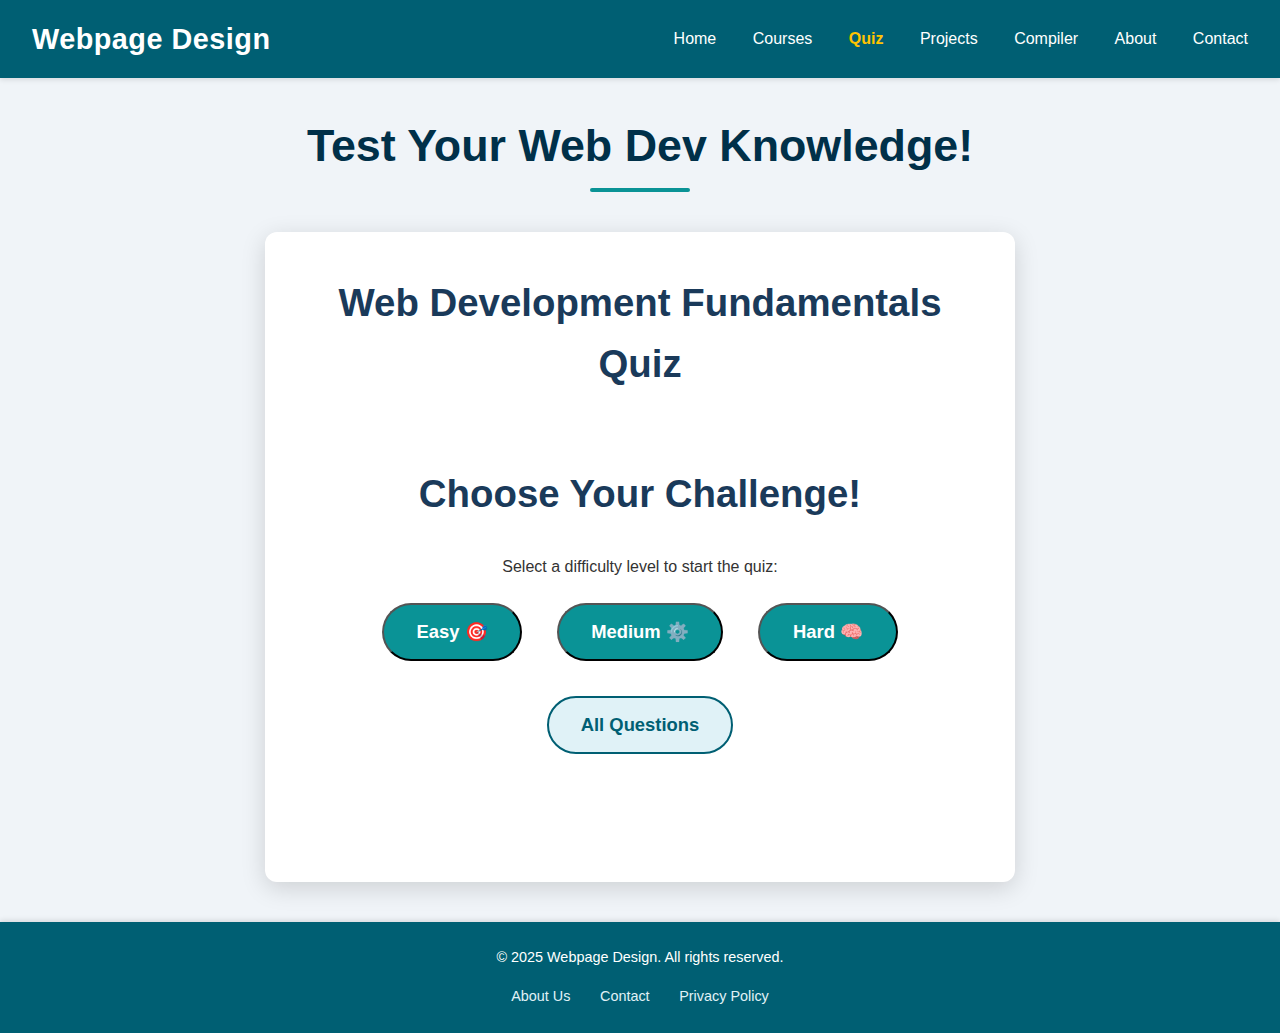
<file: quiz.html>
<!DOCTYPE html>
<html lang="en">
<head>
    <meta charset="UTF-8">
    <meta name="viewport" content="width=device-width, initial-scale=1.0">
    <title>Web Development Quiz - Webpage Design</title>
    <link rel="stylesheet" href="css/style.css">
    <style>
        /* Quiz Specific Styles */
        .quiz-container {
            background: #fff;
            padding: 2.5rem;
            border-radius: 12px; /* Slightly less rounded */
            box-shadow: 0 6px 25px rgba(0,0,0,0.15); /* More pronounced, softer shadow */
            max-width: 750px; /* Slightly wider */
            margin: 2.5rem auto; /* More margin */
            text-align: center;
            animation: fadeIn 0.8s ease-out;
            position: relative;
            overflow: hidden; /* Ensures shadows/borders are contained */
        }

        @keyframes fadeIn {
            from { opacity: 0; transform: translateY(20px); }
            to { opacity: 1; transform: translateY(0); }
        }

        .quiz-container h2 {
            font-size: 2.4rem; /* Slightly larger */
            color: #1a3a5a; /* Deeper blue */
            margin-bottom: 1.8rem; /* More spacing */
            font-weight: 700; /* Bolder */
        }

        .quiz-info {
            display: flex;
            justify-content: space-between;
            align-items: center;
            margin-bottom: 2rem; /* Increased spacing */
            padding: 0 1.5rem; /* More padding */
            font-size: 1.2rem; /* Slightly larger */
            color: #334e68; /* Muted dark blue */
            font-weight: 600; /* Semi-bold */
        }

        .quiz-timer,
        .quiz-score-display {
            background-color: #f0f4f8; /* Softer background */
            padding: 10px 20px; /* More padding */
            border-radius: 25px; /* Moderately rounded */
            box-shadow: inset 0 1px 3px rgba(0,0,0,0.1); /* Subtle inner shadow */
            color: #1a3a5a; /* Consistent text color */
        }

        .quiz-timer #time-left {
            color: #005f73; /* Keep brand color for timer value */
        }
        .quiz-timer #time-left.low-time { /* Class added by JS for low time */
            color: #dc3545; /* Red for low time */
        }


        .quiz-question {
            font-size: 1.6rem; /* Larger, more prominent */
            color: #333;
            margin-bottom: 2rem; /* More spacing */
            min-height: 80px; /* Taller for multi-line questions */
            display: flex;
            align-items: center;
            justify-content: center;
            text-align: center;
            line-height: 1.4; /* Better readability */
        }

        .quiz-options {
            list-style: none;
            padding: 0;
            margin-bottom: 2.5rem; /* More spacing */
        }

        .quiz-options li {
            background-color: #f8fbfd; /* Very light background */
            border: 1px solid #e0e6ed; /* Lighter border */
            border-radius: 8px; /* Consistent rounding */
            margin-bottom: 0.8rem; /* Slightly less margin between options */
            cursor: pointer;
            transition: background-color 0.3s ease, transform 0.2s ease, border-color 0.3s ease, box-shadow 0.3s ease;
            display: flex;
            align-items: center;
            text-align: left;
            padding: 18px 25px; /* More generous padding */
            font-size: 1.15rem; /* Slightly larger font */
            color: #334e68; /* Muted dark blue */
            box-shadow: 0 2px 5px rgba(0,0,0,0.05); /* Subtle shadow on options */
        }

        .quiz-options li:hover {
            background-color: #eaf3f8; /* Softer hover effect */
            transform: translateY(-2px); /* Less aggressive lift */
            border-color: #0a9396; /* Brand color on hover */
            box-shadow: 0 4px 10px rgba(0,0,0,0.1); /* More pronounced shadow on hover */
        }

        .quiz-options input[type="radio"],
        .quiz-options input[type="checkbox"] {
            margin-right: 18px; /* More space */
            transform: scale(1.2); /* Slightly smaller scale for less childish look */
            cursor: pointer;
            accent-color: #0a9396; /* Modern accent color for inputs */
        }

        .quiz-options input[type="text"] {
            width: calc(100% - 40px); /* Adjust for padding */
            padding: 12px; /* More padding */
            border: 1px solid #c3e2ed;
            border-radius: 8px;
            font-size: 1.1rem;
            color: #005f73;
            margin-top: 15px; /* More margin */
            box-sizing: border-box;
            box-shadow: inset 0 1px 3px rgba(0,0,0,0.08); /* Subtle inner shadow */
        }

        /* Feedback styles */
        .quiz-options li.correct {
            background-color: #e6ffe6; /* Lighter green */
            border-color: #28a745;
            color: #1a5e2d; /* Darker green text */
            box-shadow: 0 2px 8px rgba(40, 167, 69, 0.2); /* Green shadow */
        }

        .quiz-options li.incorrect {
            background-color: #ffe6e6; /* Lighter red */
            border-color: #dc3545;
            color: #7c2d3a; /* Darker red text */
            box-shadow: 0 2px 8px rgba(220, 53, 69, 0.2); /* Red shadow */
        }

        .quiz-options li.selected-incorrect {
            background-color: #ffe6e6;
            border-color: #dc3545;
            color: #7c2d3a;
            animation: shake 0.5s;
        }

        @keyframes shake {
            0%, 100% { transform: translateX(0); }
            10%, 30%, 50%, 70%, 90% { transform: translateX(-5px); }
            20%, 40%, 60%, 80% { transform: translateX(5px); }
        }

        .quiz-options li.disabled {
            opacity: 0.8; /* Slightly less opaque */
            cursor: not-allowed;
        }

        .quiz-feedback {
            font-size: 1.3rem; /* Slightly larger */
            margin-top: 2rem; /* More spacing */
            margin-bottom: 1rem;
            font-weight: bold;
            min-height: 35px; /* Increased height */
        }

        .quiz-feedback.correct-feedback {
            color: #28a745;
        }

        .quiz-feedback.incorrect-feedback {
            color: #dc3545;
        }

        .quiz-explanation {
            font-size: 1.05rem; /* Slightly larger */
            color: #4a657c; /* Muted text color */
            margin-bottom: 1.5rem; /* More spacing */
            padding: 15px; /* More padding */
            background-color: #f0f4f8;
            border-left: 5px solid #005f73; /* Thicker, prominent border */
            border-radius: 0 8px 8px 0; /* Rounded only on right side */
            text-align: left;
            line-height: 1.5; /* Better readability */
        }

        .quiz-tip {
            font-size: 0.95rem; /* Slightly larger */
            color: #005f73;
            margin-top: 1.5rem; /* More spacing */
            margin-bottom: 1.5rem;
            padding: 10px 15px;
            background-color: #eaf3f8; /* Softer background */
            border-radius: 8px; /* Consistent rounding */
            border: 1px solid #c3e2ed; /* Subtle border */
        }

        .quiz-score {
            font-size: 2.2rem; /* Larger final score */
            color: #1a3a5a; /* Deeper blue */
            margin-top: 2.5rem;
            margin-bottom: 2.5rem;
            font-weight: bold;
        }

        .quiz-buttons {
            display: flex;
            justify-content: center;
            gap: 1.5rem;
            margin-top: 2.5rem; /* More spacing */
        }

        .quiz-buttons .cta-btn {
            padding: 1rem 2.5rem; /* Larger buttons */
            font-size: 1.2rem; /* Larger font */
            border-radius: 30px; /* Less extreme rounding */
            transition: all 0.3s ease; /* Smooth transitions for all button states */
        }

        .quiz-buttons .cta-btn:hover {
            transform: translateY(-3px); /* Subtle lift on hover */
            box-shadow: 0 5px 15px rgba(0,0,0,0.2); /* More prominent shadow on hover */
        }

        .quiz-buttons .cta-btn.secondary-cta {
            background-color: #f7b731; /* More golden yellow */
            color: #1a3a5a; /* Darker text for contrast */
            border: none; /* No border for secondary */
        }
        .quiz-buttons .cta-btn.secondary-cta:hover {
            background-color: #ffc857; /* Lighter on hover */
        }

        /* Difficulty Selection Styles */
        #difficulty-selection {
            padding: 2.5rem;
        }
        #difficulty-selection h2 {
            margin-bottom: 1.8rem;
        }
        #difficulty-buttons {
            display: flex;
            flex-wrap: wrap;
            justify-content: center;
            gap: 1.2rem; /* Slightly more gap */
        }
        #difficulty-buttons .cta-btn {
            min-width: 140px; /* Wider buttons */
            padding: 1rem 2rem;
            font-size: 1.15rem;
            border-radius: 30px;
        }

        /* Hide elements initially */
        #quiz-area, #quiz-result, #restart-button {
            display: none;
        }
    </style>
</head>
<body>
    <header>
        <div class="logo">Webpage Design</div>
        <nav>
            <a href="index.html">Home</a>
            <a href="courses.html">Courses</a>
            <a href="quiz.html" class="active">Quiz</a>
            <a href="projects.html">Projects</a>
            <a href="compiler.html">Compiler</a>
            <a href="about.html">About</a>
            <a href="contact.html">Contact</a>
        </nav>
    </header>

    <main>
        <h1 class="page-title">Test Your Web Dev Knowledge!</h1>

        <section class="quiz-container">
            <h2>Web Development Fundamentals Quiz</h2>

            <div id="difficulty-selection">
                <h2>Choose Your Challenge!</h2>
                <p>Select a difficulty level to start the quiz:</p>
                <div id="difficulty-buttons">
                    <button class="cta-btn" data-difficulty="easy">Easy 🎯</button>
                    <button class="cta-btn" data-difficulty="medium">Medium ⚙️</button>
                    <button class="cta-btn" data-difficulty="hard">Hard 🧠</button>
                    <button class="cta-btn secondary-cta" data-difficulty="all">All Questions</button>
                </div>
            </div>

            <div id="quiz-area">
                <div class="quiz-info">
                    <span class="quiz-timer">Time: <span id="time-left">15</span>s</span>
                    <span class="quiz-score-display">Score: <span id="current-score">0</span></span>
                </div>
                <p class="quiz-question" id="question"></p>
                <ul class="quiz-options" id="options"></ul>
                <div class="quiz-feedback" id="feedback"></div>
                <div class="quiz-explanation" id="explanation"></div>
                <div class="quiz-tip" id="tip-display"></div>
                <div class="quiz-buttons">
                    <button class="cta-btn" id="submit-button">Submit Answer</button>
                    <button class="cta-btn secondary-cta" id="next-button" style="display: none;">Next Question</button>
                </div>
            </div>
            <div id="quiz-result" class="quiz-score"></div>
            <div class="quiz-buttons">
                <button class="cta-btn" id="restart-button">Play Again</button>
            </div>
        </section>
    </main>

    <footer>
        <p>&copy; 2025 Webpage Design. All rights reserved.</p>
        <div class="footer-links">
            <a href="about.html">About Us</a>
            <a href="contact.html">Contact</a>
            <a href="#">Privacy Policy</a>
        </div>
    </footer>

    <script>
        // Quiz Questions Data
        const allQuizData = [
            // HTML Easy
            {
                question: "Which HTML tag is used for creating an unordered list?",
                options: ["<ol>", "<ul>", "<li>", "<dl>"],
                correct: 1,
                explanation: "The `<ul>` tag is used to create an unordered list, where each list item is typically marked with bullet points. `<ol>` is for ordered lists, `<li>` is for list items, and `<dl>` is for description lists.",
                type: "single-choice",
                difficulty: "easy",
                module: "HTML",
                tip: "Remember 'U' for Unordered!"
            },
            {
                question: "What does HTML stand for?",
                options: ["HyperText Markup Language", "Hyperlink and Text Markup Language", "High-level Text Machine Language", "Home Tool Markup Language"],
                correct: 0,
                explanation: "HTML stands for HyperText Markup Language. It's the standard markup language for documents designed to be displayed in a web browser.",
                type: "single-choice",
                difficulty: "easy",
                module: "HTML",
                tip: "It's all about marking up your text!"
            },
            {
                question: "Which HTML element is used to define the title of a document?",
                options: ["<head>", "<title>", "<body>", "<meta>"],
                correct: 1,
                explanation: "The `<title>` element defines the title of the document, which is shown in the browser's title bar or tab. The `<head>` element is a container for metadata, and `<meta>` tags provide various metadata, but `<title>` specifically sets the document title.",
                type: "single-choice",
                difficulty: "easy",
                module: "HTML",
                tip: "The title is what appears in your browser tab!"
            },
            {
                question: "Fill in the blank: The `__` tag is used to create a hyperlink in HTML.",
                options: [], // Not used for fill-in-the-blank
                correct: "a",
                explanation: "The `<a>` (anchor) tag is used to create hyperlinks, which are essential for navigation within your website and across the internet. It requires the `href` attribute to specify the destination URL.",
                type: "fill-in-blank",
                difficulty: "easy",
                module: "HTML",
                tip: "Think 'anchor' for links!"
            },
            {
                question: "Which of these are block-level HTML elements? (Select all that apply)",
                options: ["<div>", "<span>", "<p>", "<a>", "<h1>"],
                correct: [0, 2, 4], // Indices of correct options
                explanation: "Block-level elements (like `<div>`, `<p>`, `<h1>`) always start on a new line and take up the full width available. `<span>` and `<a>` are inline elements.",
                type: "multi-choice",
                difficulty: "easy",
                module: "HTML",
                tip: "Block elements are like big, sturdy bricks for your layout."
            },

            // CSS Easy
            {
                question: "Which CSS property is used to change the text color of an element?",
                options: ["background-color", "font-color", "color", "text-style"],
                correct: 2,
                explanation: "The `color` property in CSS is used to set the foreground color of an element's text content. `background-color` changes the background, and `font-color` and `text-style` are not standard CSS properties for this purpose.",
                type: "single-choice",
                difficulty: "easy",
                module: "CSS",
                tip: "It's simply 'color'!"
            },
            {
                question: "What does CSS stand for?",
                options: ["Creative Style Sheets", "Cascading Style Sheets", "Computer Style Sheets", "Colorful Style Sheets"],
                correct: 1,
                explanation: "CSS stands for Cascading Style Sheets. It's a stylesheet language used to describe the presentation of a document written in HTML.",
                type: "single-choice",
                difficulty: "easy",
                module: "CSS",
                tip: "Think about how styles 'cascade' down through your document."
            },
            {
                question: "Which CSS property is used for making text bold?",
                options: ["text-weight", "font-bold", "weight", "font-weight"],
                correct: 3,
                explanation: "The `font-weight` property sets how thick or thin characters in text should be displayed. Values like `bold` or numerical values (e.g., `700`) make text bold. `text-weight` and `font-bold` are not standard CSS properties.",
                type: "single-choice",
                difficulty: "easy",
                module: "CSS",
                tip: "It's about the 'weight' of the font!"
            },
            {
                question: "Fill in the blank: The `__` property controls the space outside an element's border.",
                options: [],
                correct: "margin",
                explanation: "The `margin` property creates space around elements, outside of any defined borders. `padding` creates space inside the element, between the content and the border.",
                type: "fill-in-blank",
                difficulty: "easy",
                module: "CSS",
                tip: "Think of the 'margins' of a page!"
            },
            {
                question: "Which of these are valid ways to include CSS in an HTML document? (Select all that apply)",
                options: ["Inline styles", "External stylesheet", "Internal stylesheet", "Using <script> tag"],
                correct: [0, 1, 2],
                explanation: "CSS can be added in three ways: inline (using the `style` attribute), internal (within a `<style>` tag in the `<head>`), and external (linking a `.css` file using `<link>`). The `<script>` tag is for JavaScript.",
                type: "multi-choice",
                difficulty: "easy",
                module: "CSS",
                tip: "Three ways to style: in the tag, in the head, or in a separate file!"
            },

            // HTML Medium
            {
                question: "What is the purpose of the `alt` attribute in an `<img>` tag?",
                options: ["To provide a tooltip on hover", "To specify the image source", "To provide alternative text for screen readers and when image fails to load", "To define the image's dimensions"],
                correct: 2,
                explanation: "The `alt` (alternative text) attribute is crucial for accessibility, providing a text description of the image for users who cannot see it (e.g., screen reader users) or when the image fails to load. It also helps with SEO.",
                type: "single-choice",
                difficulty: "medium",
                module: "HTML",
                tip: "Always think about accessibility!"
            },
            {
                question: "Which semantic HTML5 tag should be used for the main content of a document?",
                options: ["<section>", "<article>", "<main>", "<div>"],
                correct: 2,
                explanation: "The `<main>` element represents the dominant content of the `<body>` of a document. There should only be one `<main>` element per document. `<section>` and `<article>` are for grouping related content, and `<div>` is a generic container.",
                type: "single-choice",
                difficulty: "medium",
                module: "HTML",
                tip: "It's the 'main' part of your page!"
            },
            {
                question: "Fill in the blank: The `&lt;meta name=\"viewport\" content=\"__\"&gt;` tag is crucial for responsive web design.",
                options: [],
                correct: "width=device-width, initial-scale=1.0",
                explanation: "The `viewport` meta tag with `content=\"width=device-width, initial-scale=1.0\"` tells the browser to set the width of the page to the device's width and set the initial zoom level to 1.0, which is fundamental for responsive design.",
                type: "fill-in-blank",
                difficulty: "medium",
                module: "HTML",
                tip: "This tag makes your website look good on phones and tablets!"
            },
            {
                question: "Which of these attributes are commonly used with the `<form>` tag? (Select all that apply)",
                options: ["action", "method", "src", "target", "autocomplete"],
                correct: [0, 1, 4],
                explanation: "`action` specifies where to send form data, `method` specifies the HTTP method (`GET` or `POST`), and `autocomplete` controls browser autofill. `src` is for images/scripts, and `target` is for links.",
                type: "multi-choice",
                difficulty: "medium",
                module: "HTML",
                tip: "Forms need an 'action' and a 'method'!"
            },

            // CSS Medium
            {
                question: "In the CSS Box Model, which property represents the space between the content and the border?",
                options: ["margin", "border-spacing", "padding", "outline"],
                correct: 2,
                explanation: "The `padding` property defines the space between an element's content and its border. `margin` defines space outside the border, and `border-spacing` is for table cells.",
                type: "single-choice",
                difficulty: "medium",
                module: "CSS",
                tip: "Padding is 'inside' the box."
            },
            {
                question: "Which CSS `display` value makes an element behave like an inline element but allows setting `width` and `height`?",
                options: ["block", "inline", "inline-block", "none"],
                correct: 2,
                explanation: "An `inline-block` element behaves like an inline element (it doesn't force a new line) but allows you to set `width`, `height`, `margin-top`, and `margin-bottom` properties, unlike a regular `inline` element.",
                type: "single-choice",
                difficulty: "medium",
                module: "CSS",
                tip: "It's a hybrid of inline and block!"
            },
            {
                question: "Fill in the blank: To apply styles when a user hovers over an element, you use the `__` pseudo-class.",
                options: [],
                correct: ":hover",
                explanation: "The `:hover` pseudo-class is used to select elements when the user's mouse pointer is over them. It's commonly used to create interactive visual feedback.",
                type: "fill-in-blank",
                difficulty: "medium",
                module: "CSS",
                tip: "Think about the mouse 'hovering'!"
            },
            {
                question: "Which of these CSS properties can be used to create a gradient background? (Select all that apply)",
                options: ["background-color", "gradient-color", "linear-gradient()", "radial-gradient()"],
                correct: [2, 3],
                explanation: "The `linear-gradient()` and `radial-gradient()` functions are used with the `background-image` property to create gradient backgrounds. `background-color` sets a solid color.",
                type: "multi-choice",
                difficulty: "medium",
                module: "CSS",
                tip: "Gradients are images, not just colors!"
            },

            // HTML Hard
            {
                question: "What is the primary purpose of the `sandbox` attribute in an `<iframe>` tag?",
                options: ["To define the iframe's border style", "To allow full access to the parent document", "To enable a set of extra restrictions on the content within the iframe for security", "To specify the default language of the iframe content"],
                correct: 2,
                explanation: "The `sandbox` attribute is a critical security feature for iframes. It enables various restrictions on the content loaded within the iframe, such as preventing script execution, form submission, or pop-ups, to mitigate potential security risks from untrusted content.",
                type: "single-choice",
                difficulty: "hard",
                module: "HTML",
                tip: "Think of it as a 'sandbox' for children to play safely."
            },
            {
                question: "Which HTML5 attribute allows you to store custom data privately on an HTML element, accessible via JavaScript's `dataset` property?",
                options: ["custom-data", "data-attribute", "data-*", "js-data"],
                correct: 2,
                explanation: "HTML5 introduced `data-*` attributes (e.g., `data-product-id`, `data-category`) for storing custom data. This data can then be accessed and manipulated using JavaScript's `element.dataset` property (e.g., `element.dataset.productId`).",
                type: "single-choice",
                difficulty: "hard",
                module: "HTML",
                tip: "It's all about 'data'!"
            },
            {
                question: "Fill in the blank: To embed a video directly into an HTML document without plugins, you use the `__` tag.",
                options: [],
                correct: "video",
                explanation: "The `<video>` tag is an HTML5 element that provides native support for embedding video content directly into a web page. It often uses `<source>` tags to specify multiple video formats for browser compatibility.",
                type: "fill-in-blank",
                difficulty: "hard",
                module: "HTML",
                tip: "It's as simple as the word 'video'!"
            },

            // CSS Hard
            {
                question: "Which CSS property is used to control the stacking order of overlapping elements, but only works on elements with a `position` value other than `static`?",
                options: ["order", "float", "z-index", "display"],
                correct: 2,
                explanation: "The `z-index` property controls the vertical stacking order of positioned elements. Elements with a higher `z-index` value appear on top of elements with lower values. It has no effect on elements with `position: static` (the default).",
                type: "single-choice",
                difficulty: "hard",
                module: "CSS",
                tip: "Think of it as the 'Z-axis' for depth."
            },
            {
                question: "Which CSS layout module is designed for one-dimensional content flow (either a row or a column)?",
                options: ["CSS Grid", "Floats", "Flexbox", "Tables"],
                correct: 2,
                explanation: "Flexbox (Flexible Box Module) is a one-dimensional layout system, meaning it can arrange items in a single row or a single column. CSS Grid is for two-dimensional layouts (rows and columns simultaneously).",
                type: "single-choice",
                difficulty: "hard",
                module: "CSS",
                tip: "Flexbox is for 'flexing' in one direction!"
            },
            {
                question: "Fill in the blank: The `__` CSS unit is relative to the font-size of the root `&lt;html&gt;` element.",
                options: [],
                correct: "rem",
                explanation: "The `rem` (root em) unit is relative to the font-size of the document's root element (`<html>`). This makes it very useful for consistent and scalable typography across a responsive website, as it avoids the compounding issues of `em` units.",
                type: "fill-in-blank",
                difficulty: "hard",
                module: "CSS",
                tip: "Remember 'R' for Root!"
            },
            {
                question: "Which of these CSS properties can be used to apply a visual filter to an element? (Select all that apply)",
                options: ["opacity", "brightness()", "blur()", "transform"],
                correct: [1, 2],
                explanation: "The `filter` CSS property applies graphical effects like `blur()`, `brightness()`, `contrast()`, `grayscale()`, etc., to an element. `opacity` changes transparency, and `transform` applies 2D/3D transformations.",
                type: "multi-choice",
                difficulty: "hard",
                module: "CSS",
                tip: "Think about photo editing software filters!"
            }
        ];

        let currentQuizData = []; // Filtered questions based on difficulty
        let currentQuestionIndex = 0;
        let score = 0;
        let selectedOptions = []; // Changed to array for multi-choice
        let timer;
        const TIME_PER_QUESTION = 15; // seconds

        const difficultySelectionScreen = document.getElementById('difficulty-selection');
        const difficultyButtons = document.getElementById('difficulty-buttons');
        const quizArea = document.getElementById('quiz-area');
        const questionElement = document.getElementById('question');
        const optionsElement = document.getElementById('options');
        const submitButton = document.getElementById('submit-button');
        const nextButton = document.getElementById('next-button');
        const feedbackElement = document.getElementById('feedback');
        const explanationElement = document.getElementById('explanation');
        const tipDisplayElement = document.getElementById('tip-display'); // New element for tips
        const quizResultElement = document.getElementById('quiz-result');
        const restartButton = document.getElementById('restart-button');
        const timeLeftElement = document.getElementById('time-left');
        const currentScoreDisplay = document.getElementById('current-score');

        // Function to start the countdown timer
        function startTimer() {
            let timeLeft = TIME_PER_QUESTION;
            timeLeftElement.textContent = timeLeft;
            timeLeftElement.classList.remove('low-time'); // Ensure red color is removed
            timer = setInterval(() => {
                timeLeft--;
                timeLeftElement.textContent = timeLeft;
                if (timeLeft <= 5) {
                    timeLeftElement.classList.add('low-time'); // Add class for red color
                }
                if (timeLeft <= 0) {
                    clearInterval(timer);
                    feedbackElement.textContent = "Time's up! ⏰";
                    feedbackElement.classList.add('incorrect-feedback');
                    // Automatically mark as incorrect if time runs out
                    checkAnswer(true); // Pass true to indicate time ran out
                }
            }, 1000);
        }

        // Function to stop the timer
        function stopTimer() {
            clearInterval(timer);
        }

        // Function to load a question
        function loadQuestion() {
            stopTimer();
            feedbackElement.textContent = '';
            feedbackElement.className = 'quiz-feedback';
            explanationElement.textContent = '';
            explanationElement.style.display = 'none';
            tipDisplayElement.textContent = '';
            tipDisplayElement.style.display = 'none';
            optionsElement.innerHTML = '';
            submitButton.style.display = 'block';
            nextButton.style.display = 'none';
            selectedOptions = []; // Reset selected options for new question
            currentScoreDisplay.textContent = score;

            if (currentQuestionIndex < currentQuizData.length) {
                const currentQuestion = currentQuizData[currentQuestionIndex];
                questionElement.textContent = `Question ${currentQuestionIndex + 1}/${currentQuizData.length}: ${currentQuestion.question}`;

                if (currentQuestion.tip) {
                    tipDisplayElement.textContent = `💡 Tip: ${currentQuestion.tip}`;
                    tipDisplayElement.style.display = 'block';
                }

                if (currentQuestion.type === "single-choice" || currentQuestion.type === "multi-choice") {
                    currentQuestion.options.forEach((option, index) => {
                        const li = document.createElement('li');
                        const input = document.createElement('input');
                        input.type = currentQuestion.type === "single-choice" ? 'radio' : 'checkbox';
                        input.name = 'quiz-option';
                        input.value = index;
                        input.id = `option${index}`;

                        const label = document.createElement('label');
                        label.htmlFor = `option${index}`;
                        label.textContent = option;

                        li.appendChild(input);
                        li.appendChild(label);
                        optionsElement.appendChild(li);

                        // Add event listener to each list item for selection
                        li.addEventListener('click', () => {
                            if (currentQuestion.type === "single-choice") {
                                const prevSelected = optionsElement.querySelector('input[name="quiz-option"]:checked');
                                if (prevSelected && prevSelected !== input) {
                                    prevSelected.checked = false;
                                }
                                input.checked = true;
                                selectedOptions = [index]; // Store as array for consistency
                            } else { // Multi-choice
                                input.checked = !input.checked; // Toggle checkbox state
                                selectedOptions = Array.from(optionsElement.querySelectorAll('input[type="checkbox"]:checked')).map(cb => parseInt(cb.value));
                            }
                        });
                    });
                } else if (currentQuestion.type === "fill-in-blank") {
                    const input = document.createElement('input');
                    input.type = 'text';
                    input.id = 'fill-in-blank-input';
                    input.placeholder = "Type your answer here...";
                    optionsElement.appendChild(input);
                    // Add event listener for enter key
                    input.addEventListener('keypress', (event) => {
                        if (event.key === 'Enter') {
                            submitButton.click();
                        }
                    });
                }

                startTimer();
            } else {
                showResult();
            }
        }

        // Function to check the answer
        function checkAnswer(timeExpired = false) {
            stopTimer();

            const currentQuestion = currentQuizData[currentQuestionIndex];
            let isCorrect = false;
            let userAnswer = null;

            if (currentQuestion.type === "single-choice") {
                userAnswer = selectedOptions[0]; // Get the single selected index
                if (userAnswer === undefined && !timeExpired) { // If no option selected and not time expired
                    feedbackElement.textContent = "Please select an answer!";
                    feedbackElement.classList.add('incorrect-feedback');
                    startTimer(); // Restart timer if no answer selected
                    return;
                }
                isCorrect = (userAnswer === currentQuestion.correct);
            } else if (currentQuestion.type === "multi-choice") {
                userAnswer = selectedOptions.sort(); // Sort to compare arrays
                const correctAnswersSorted = currentQuestion.correct.sort();
                if (userAnswer.length === 0 && !timeExpired) {
                    feedbackElement.textContent = "Please select at least one answer!";
                    feedbackElement.classList.add('incorrect-feedback');
                    startTimer();
                    return;
                }
                isCorrect = (userAnswer.length === correctAnswersSorted.length &&
                             userAnswer.every((val, index) => val === correctAnswersSorted[index]));
            } else if (currentQuestion.type === "fill-in-blank") {
                const fillInput = document.getElementById('fill-in-blank-input');
                userAnswer = fillInput ? fillInput.value.trim() : '';
                if (userAnswer === '' && !timeExpired) {
                    feedbackElement.textContent = "Please type your answer!";
                    feedbackElement.classList.add('incorrect-feedback');
                    startTimer();
                    return;
                }
                // Case-insensitive comparison for fill-in-the-blank
                isCorrect = (userAnswer.toLowerCase() === currentQuestion.correct.toLowerCase());
            }

            // Disable all options/input after submission
            Array.from(optionsElement.children).forEach(el => {
                if (el.tagName === 'LI') {
                    el.classList.add('disabled');
                    el.style.pointerEvents = 'none';
                } else if (el.tagName === 'INPUT' && el.type === 'text') {
                    el.disabled = true;
                }
            });

            if (isCorrect) {
                score++;
                feedbackElement.textContent = "Correct! 🎉 You earned a point!";
                feedbackElement.classList.add('correct-feedback');
                // Highlight correct options for MC/Multi-MC
                if (currentQuestion.type === "single-choice" || currentQuestion.type === "multi-choice") {
                    if (userAnswer !== undefined && userAnswer !== null) {
                        const correctIndices = Array.isArray(currentQuestion.correct) ? currentQuestion.correct : [currentQuestion.correct];
                        correctIndices.forEach(idx => {
                            optionsElement.children[idx].classList.add('correct');
                        });
                    }
                }
            } else {
                if (!timeExpired) {
                    feedbackElement.textContent = "Incorrect. 😔";
                    // Apply shake effect to selected incorrect option for single/multi-choice
                    if (currentQuestion.type === "single-choice" && selectedOptions.length > 0) {
                        optionsElement.children[selectedOptions[0]].classList.add('selected-incorrect');
                    } else if (currentQuestion.type === "multi-choice" && selectedOptions.length > 0) {
                        selectedOptions.forEach(idx => {
                            if (!currentQuestion.correct.includes(idx)) { // Only shake truly incorrect ones
                                optionsElement.children[idx].classList.add('selected-incorrect');
                            }
                        });
                    }
                } else {
                    feedbackElement.textContent = "Time's up! ⏰ Incorrect. 😔";
                }
                feedbackElement.classList.add('incorrect-feedback');

                // Highlight correct answer for all types
                if (currentQuestion.type === "single-choice" || currentQuestion.type === "multi-choice") {
                    const correctIndices = Array.isArray(currentQuestion.correct) ? currentQuestion.correct : [currentQuestion.correct];
                    correctIndices.forEach(idx => {
                        optionsElement.children[idx].classList.add('correct');
                    });
                } else if (currentQuestion.type === "fill-in-blank") {
                    // For fill-in-the-blank, display the correct answer in the explanation
                    // The input field itself can't be 'highlighted' as correct in the same way
                }
            }

            currentScoreDisplay.textContent = score;

            // Show explanation
            explanationElement.textContent = currentQuestion.explanation;
            explanationElement.style.display = 'block';

            submitButton.style.display = 'none';
            nextButton.style.display = 'block';
        }

        // Function to show final result
        function showResult() {
            stopTimer();
            quizArea.style.display = 'none';
            quizResultElement.textContent = `Quiz Complete! You scored ${score} out of ${currentQuizData.length} points!`;
            quizResultElement.style.display = 'block';
            restartButton.style.display = 'block';
        }

        // Event Listeners for difficulty selection
        difficultyButtons.addEventListener('click', (event) => {
            if (event.target.tagName === 'BUTTON') {
                const difficulty = event.target.dataset.difficulty;
                if (difficulty === 'all') {
                    currentQuizData = [...allQuizData]; // Use all questions
                } else {
                    currentQuizData = allQuizData.filter(q => q.difficulty === difficulty);
                }
                // Shuffle questions for variety
                currentQuizData.sort(() => Math.random() - 0.5);

                difficultySelectionScreen.style.display = 'none';
                quizArea.style.display = 'block';
                currentQuestionIndex = 0;
                score = 0;
                loadQuestion();
            }
        });

        // Event Listeners for quiz navigation
        submitButton.addEventListener('click', () => checkAnswer(false));
        nextButton.addEventListener('click', () => {
            currentQuestionIndex++;
            loadQuestion();
        });
        restartButton.addEventListener('click', () => {
            currentQuestionIndex = 0;
            score = 0;
            quizResultElement.style.display = 'none';
            restartButton.style.display = 'none';
            difficultySelectionScreen.style.display = 'block'; // Go back to difficulty selection
            quizArea.style.display = 'none'; // Hide quiz area
        });

        // Initial setup - show difficulty selection
        document.addEventListener('DOMContentLoaded', () => {
            difficultySelectionScreen.style.display = 'block';
            quizArea.style.display = 'none';
            quizResultElement.style.display = 'none';
            restartButton.style.display = 'none';
        });
    </script>
</body>
</html>
</file>
<file: css/style.css>
/* Basic Resets & Global Styles */
* {
    margin: 0;
    padding: 0;
    box-sizing: border-box; /* Ensures padding and border are included in the element's total width and height */
}

body {
    font-family: 'Segoe UI', Arial, sans-serif; /* Modern, clean font */
    background: #f0f4f8; /* Light background for a clean look */
    color: #333; /* Darker text for readability */
    line-height: 1.6; /* Improved readability for paragraphs */
    margin: 0;
}

main {
    max-width: 1200px; /* Limits the main content width for better readability on large screens */
    margin: 2rem auto; /* Centers the main content with vertical margin */
    padding: 0 1rem; /* Horizontal padding for smaller screens */
}

h1, h2, h3, h4, h5, h6 {
    color: #005f73; /* A calming blue for headings */
    margin-bottom: 0.8rem;
}

p {
    margin-bottom: 1rem;
}

a {
    text-decoration: none;
    color: #0a9396; /* A distinct blue-green for links */
}

a:hover {
    text-decoration: underline;
}

/* Header Styles */
header {
    background: #005f73; /* Dark blue background */
    color: #fff; /* White text for contrast */
    padding: 1rem 2rem;
    display: flex;
    align-items: center;
    justify-content: space-between; /* Pushes logo to left, nav to right */
    box-shadow: 0 2px 5px rgba(0,0,0,0.1); /* Subtle shadow for depth */
}

.logo {
    font-weight: bold;
    font-size: 1.8rem; /* Slightly larger for prominence */
    letter-spacing: 0.5px;
}

nav a {
    color: #fff;
    margin-left: 2rem; /* Spacing between nav items */
    text-decoration: none;
    font-weight: 500;
    transition: color 0.3s ease; /* Smooth transition for hover effects */
}

nav a:hover {
    color: #e0f2f7; /* Lighter white on hover */
    text-decoration: none; /* No underline on hover as we're changing color */
}

nav a.active {
    color: #ffc300; /* Highlight color for the active page */
    font-weight: 700;
}

/* Hero Section Styles */
.hero {
    text-align: center;
    padding: 4rem 1rem; /* More vertical padding */
    background: linear-gradient(135deg, #e9ecef, #dbe4eb); /* Subtle gradient background */
    border-radius: 10px; /* Slightly rounded corners */
    margin-bottom: 2rem;
    box-shadow: 0 4px 10px rgba(0,0,0,0.08); /* More prominent shadow */
}

.hero h1 {
    font-size: 3rem; /* Large, impactful heading */
    margin-bottom: 1rem;
    color: #003049; /* Darker blue for main heading */
}

.hero p {
    font-size: 1.25rem; /* Larger paragraph text */
    max-width: 700px; /* Constrain width for readability */
    margin: 0 auto 2rem auto; /* Center paragraph and add bottom margin */
    color: #555;
}

.cta-btn {
    display: inline-block;
    background: #0a9396; /* Primary call to action color */
    color: #fff;
    padding: 1rem 2.5rem; /* More padding for a bigger button */
    border-radius: 50px; /* Pill-shaped button */
    text-decoration: none;
    font-weight: bold;
    font-size: 1.1rem;
    transition: background 0.3s ease, transform 0.2s ease; /* Smooth hover effects */
    margin: 0.5rem; /* Space between buttons if multiple */
}

.cta-btn:hover {
    background: #007a82; /* Darker shade on hover */
    transform: translateY(-2px); /* Slight lift effect */
    text-decoration: none; /* Ensure no underline */
}

.secondary-cta {
    background: #e0f2f7; /* Lighter background for secondary button */
    color: #005f73; /* Darker text */
    border: 2px solid #005f73; /* Border to define it */
}

.secondary-cta:hover {
    background: #c3e2ed; /* Slightly darker on hover */
    color: #003049;
    transform: translateY(-2px);
}

/* Features Section Styles */
.features {
    display: grid;
    grid-template-columns: repeat(auto-fit, minmax(280px, 1fr));
    gap: 1.5rem;
    margin-bottom: 3rem;
}

.feature-item {
    background: #fff;
    padding: 2rem;
    border-radius: 10px;
    box-shadow: 0 4px 15px rgba(0,0,0,0.08);
    text-align: center;
    transition: transform 0.3s ease, box-shadow 0.3s ease;
}

.feature-item:hover {
    transform: translateY(-5px);
    box-shadow: 0 6px 20px rgba(0,0,0,0.12);
}

.feature-item h2 {
    font-size: 1.6rem;
    margin-bottom: 0.8rem;
    color: #005f73;
    display: flex;
    align-items: center;
    justify-content: center;
}

/* Placeholder for icons - you'd replace this with actual icon fonts/SVGs later */
.feature-item h2 i {
    font-size: 2rem;
    margin-right: 0.5rem;
    color: #0a9396;
}

.feature-item p {
    color: #666;
    font-size: 0.95rem;
}

/* Testimonials Section Styles */
.testimonials {
    background: #e9ecef;
    padding: 3rem 1rem;
    border-radius: 10px;
    text-align: center;
    margin-bottom: 3rem;
}

.testimonials h2 {
    font-size: 2.5rem;
    margin-bottom: 2rem;
    color: #003049;
}

.testimonial-grid {
    display: grid;
    grid-template-columns: repeat(auto-fit, minmax(300px, 1fr));
    gap: 1.5rem;
    max-width: 1000px;
    margin: 0 auto;
}

.testimonial-card {
    background: #fff;
    padding: 1.5rem;
    border-radius: 8px;
    box-shadow: 0 2px 10px rgba(0,0,0,0.05);
    text-align: left;
    display: flex;
    flex-direction: column;
    justify-content: space-between;
}

.testimonial-card p {
    font-style: italic;
    font-size: 1.05rem;
    color: #444;
    margin-bottom: 1rem;
}

.testimonial-card cite {
    display: block;
    text-align: right;
    font-weight: bold;
    color: #005f73;
    font-size: 0.9rem;
}

/* Footer Styles */
footer {
    background: #005f73;
    color: #fff;
    padding: 1.5rem 2rem;
    text-align: center;
    font-size: 0.9rem;
    box-shadow: 0 -2px 5px rgba(0,0,0,0.1);
}

.footer-links {
    margin-top: 0.8rem;
}

.footer-links a {
    color: #e0f2f7;
    margin: 0 0.8rem;
    transition: color 0.3s ease;
}

.footer-links a:hover {
    color: #ffc300;
    text-decoration: none;
}


/* --- NEW STYLES FOR COURSES PAGE & INDEX --- */

.page-title {
    text-align: center;
    font-size: 2.8rem;
    margin-top: 1.5rem;
    margin-bottom: 2.5rem;
    color: #003049;
    position: relative;
    padding-bottom: 10px;
}

.page-title::after {
    content: '';
    position: absolute;
    left: 50%;
    bottom: 0;
    transform: translateX(-50%);
    width: 100px;
    height: 4px;
    background-color: #0a9396;
    border-radius: 2px;
}

.lesson-section {
    background: #fff;
    padding: 2rem;
    border-radius: 10px;
    box-shadow: 0 4px 15px rgba(0,0,0,0.08);
    margin-bottom: 2.5rem;
}

.course-intro {
    text-align: center;
    padding: 3rem 2rem;
    background: linear-gradient(45deg, #e0f2f7, #c3e2ed);
    color: #003049;
}

.course-intro h2 {
    font-size: 2.2rem;
    color: #003049;
    margin-bottom: 1rem;
}

.course-intro p {
    font-size: 1.1rem;
    max-width: 800px;
    margin: 0 auto 1.5rem auto;
}

.module-title {
    font-size: 2.5rem;
    color: #005f73;
    margin-bottom: 2rem;
    text-align: center;
    position: relative;
    padding-bottom: 15px;
}

.module-title::after {
    content: '';
    position: absolute;
    left: 50%;
    bottom: 0;
    transform: translateX(-50%);
    width: 80px;
    height: 3px;
    background-color: #ffc300;
    border-radius: 2px;
}

.lesson {
    background: #f9f9f9;
    padding: 1.5rem;
    border-radius: 8px;
    border: 1px solid #eee;
    margin-bottom: 1.5rem;
    box-shadow: 0 2px 8px rgba(0,0,0,0.05);
}

.lesson h3 {
    font-size: 1.8rem;
    color: #0a9396;
    margin-bottom: 1rem;
    border-bottom: 2px solid #e0f2f7;
    padding-bottom: 0.5rem;
}

.lesson h4 {
    font-size: 1.4rem;
    color: #005f73;
    margin-top: 1.5rem;
    margin-bottom: 0.8rem;
}

.lesson ul {
    list-style-type: disc;
    margin-left: 20px;
    margin-bottom: 1rem;
}

.lesson ol {
    list-style-type: decimal;
    margin-left: 20px;
    margin-bottom: 1rem;
}

.lesson li {
    margin-bottom: 0.5rem;
}

.code-example {
    background-color: #e9ecef;
    border: 1px solid #dbe4eb;
    border-radius: 8px;
    padding: 1.5rem;
    margin-top: 1.5rem;
    margin-bottom: 1.5rem;
    overflow-x: auto; /* For long code lines */
}

.code-example pre {
    margin: 0;
    padding: 0;
}

.code-example code {
    font-family: 'Fira Code', 'Cascadia Code', monospace; /* Monospace font for code */
    font-size: 0.95rem;
    display: block; /* Ensures code block respects padding/margin */
    white-space: pre-wrap; /* Wraps long lines of code */
    word-break: break-all; /* Breaks words if necessary */
}

/* Styling for the "Try It Yourself" button */
.try-it-btn {
    display: block; /* Make button take full width below code */
    width: fit-content; /* Adjust width to content */
    margin: 1rem auto; /* Center the button */
    background-color: #ffc300; /* Yellow button */
    color: #003049; /* Dark text */
    padding: 0.8rem 1.5rem;
    border: none;
    border-radius: 5px;
    cursor: pointer;
    font-size: 1rem;
    font-weight: bold;
    transition: background-color 0.3s ease, transform 0.2s ease;
    box-shadow: 0 2px 5px rgba(0,0,0,0.1);
}

.try-it-btn:hover {
    background-color: #ffda6b; /* Lighter yellow on hover */
    transform: translateY(-2px);
}

/* Styling for the iframe output */
.code-output-iframe {
    width: 100%;
    height: 250px; /* Default height for examples */
    border: 1px solid #ccc;
    border-radius: 8px;
    margin-top: 1rem;
    display: none; /* Hidden by default */
    background-color: #fff;
    box-shadow: inset 0 0 5px rgba(0,0,0,0.05); /* Inner shadow */
}

/* --- NEW STYLES FOR COURSE OVERVIEW PAGE --- */
.course-cards {
    display: grid;
    grid-template-columns: repeat(auto-fit, minmax(300px, 1fr));
    gap: 2rem;
    margin-top: 2rem;
}

.course-card {
    background-color: #fff;
    border-radius: 10px;
    box-shadow: 0 4px 20px rgba(0,0,0,0.1);
    overflow: hidden;
    transition: transform 0.3s ease, box-shadow 0.3s ease;
    text-align: center;
    display: flex;
    flex-direction: column;
    justify-content: space-between; /* Pushes button to bottom */
}

.course-card:hover {
    transform: translateY(-8px);
    box-shadow: 0 8px 25px rgba(0,0,0,0.15);
}

.course-card img {
    width: 100%;
    height: 200px;
    object-fit: cover;
    display: block;
}

.course-card-content {
    padding: 1.5rem;
    flex-grow: 1; /* Allows content to take available space */
}

.course-card h3 {
    font-size: 1.8rem;
    color: #005f73;
    margin-bottom: 0.8rem;
}

.course-card p {
    font-size: 1rem;
    color: #555;
    margin-bottom: 1.5rem;
}

.course-card .cta-btn {
    margin-top: auto; /* Pushes button to the bottom */
    width: calc(100% - 3rem); /* Adjust for card padding */
    margin-left: 1.5rem;
    margin-right: 1.5rem;
    margin-bottom: 1.5rem;
}

/* --- Course Index Specific Styles --- */
.course-index {
    background: #f8fcfd; /* Lighter background for the index */
    padding: 2rem 3rem;
    border-left: 5px solid #0a9396; /* Accent border */
    margin-bottom: 2.5rem; /* Ensure space below the index */
}

.course-index h2 {
    text-align: left;
    font-size: 2rem;
    margin-bottom: 1.5rem;
    color: #005f73;
    border-bottom: 2px solid #e0f2f7;
    padding-bottom: 0.5rem;
}

.index-nav ol {
    list-style: none; /* Remove default numbering */
    padding: 0;
    columns: 1; /* Default to single column */
}

.index-nav li {
    margin-bottom: 0.7rem;
    font-size: 1.1rem;
}

.index-nav li a {
    color: #003049; /* Darker link color for readability */
    font-weight: 500;
    transition: color 0.2s ease, text-decoration 0.2s ease;
    display: block; /* Make the whole area clickable */
    padding: 0.3rem 0;
}

.index-nav li a:hover {
    color: #0a9396;
    text-decoration: underline;
}

/* Responsive adjustments for smaller screens */
@media (min-width: 769px) { /* On larger screens, use multiple columns for index */
    .index-nav ol {
        columns: 2; /* Two columns for index on wider screens */
    }
}

@media (min-width: 1024px) { /* Even wider screens, use three columns */
    .index-nav ol {
        columns: 3;
    }
}


@media (max-width: 768px) {
    header {
        flex-direction: column;
        padding: 1rem;
    }
    .logo {
        margin-bottom: 1rem;
    }
    nav a {
        margin: 0 0.5rem;
        font-size: 0.9rem;
    }
    .hero h1 {
        font-size: 2.2rem;
    }
    .hero p {
        font-size: 1rem;
    }
    .cta-btn {
        padding: 0.8rem 1.8rem;
        font-size: 1rem;
    }
    .features {
        grid-template-columns: 1fr; /* Stack features on small screens */
    }
    .feature-item {
        width: auto; /* Remove fixed width */
    }
    .page-title {
        font-size: 2rem;
    }
    .module-title {
        font-size: 1.8rem;
    }
    .lesson h3 {
        font-size: 1.5rem;
    }
    .code-example {
        padding: 1rem;
    }
    .code-example code {
        font-size: 0.85rem;
    }
    .course-card .cta-btn {
        width: calc(100% - 2rem); /* Adjust for smaller padding */
        margin-left: 1rem;
        margin-right: 1rem;
    }
    .course-index {
        padding: 1.5rem 1rem; /* Adjust padding for smaller screens */
    }
    .course-index h2 {
        font-size: 1.8rem;
    }
    .index-nav li {
        font-size: 1rem;
    }
}

@media (max-width: 480px) {
    nav {
        display: flex;
        flex-wrap: wrap;
        justify-content: center;
    }
    nav a {
        margin: 0.3rem 0.5rem;
    }
    .hero {
        padding: 2rem 0.5rem;
    }
    .hero h1 {
        font-size: 1.8rem;
    }
    .hero p {
        font-size: 0.9rem;
    }
    .cta-btn {
        display: block; /* Stack buttons on very small screens */
        width: 90%;
        margin: 0.5rem auto;
    }
    .testimonials h2 {
        font-size: 1.8rem;
    }
    .testimonial-grid {
        grid-template-columns: 1fr;
    }
    .lesson-section, .lesson {
        padding: 1rem;
    }
}
</file>
